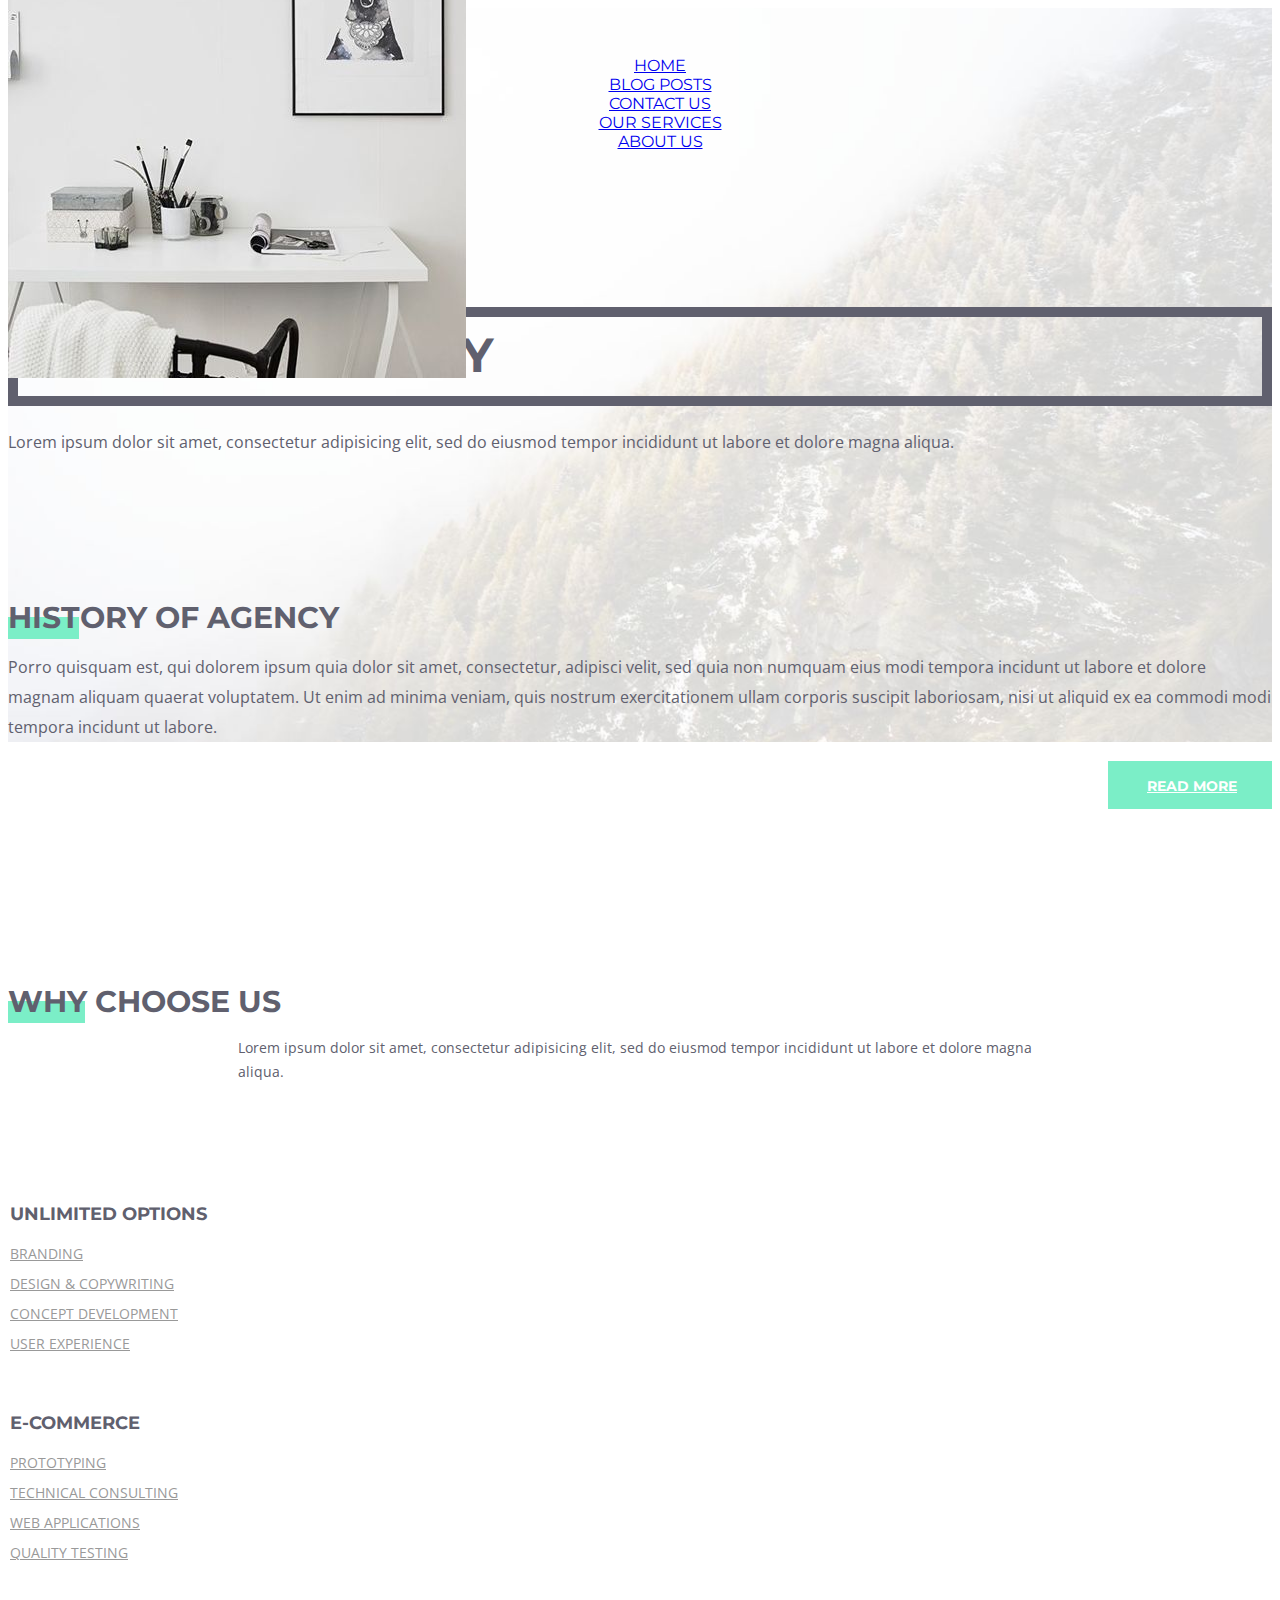
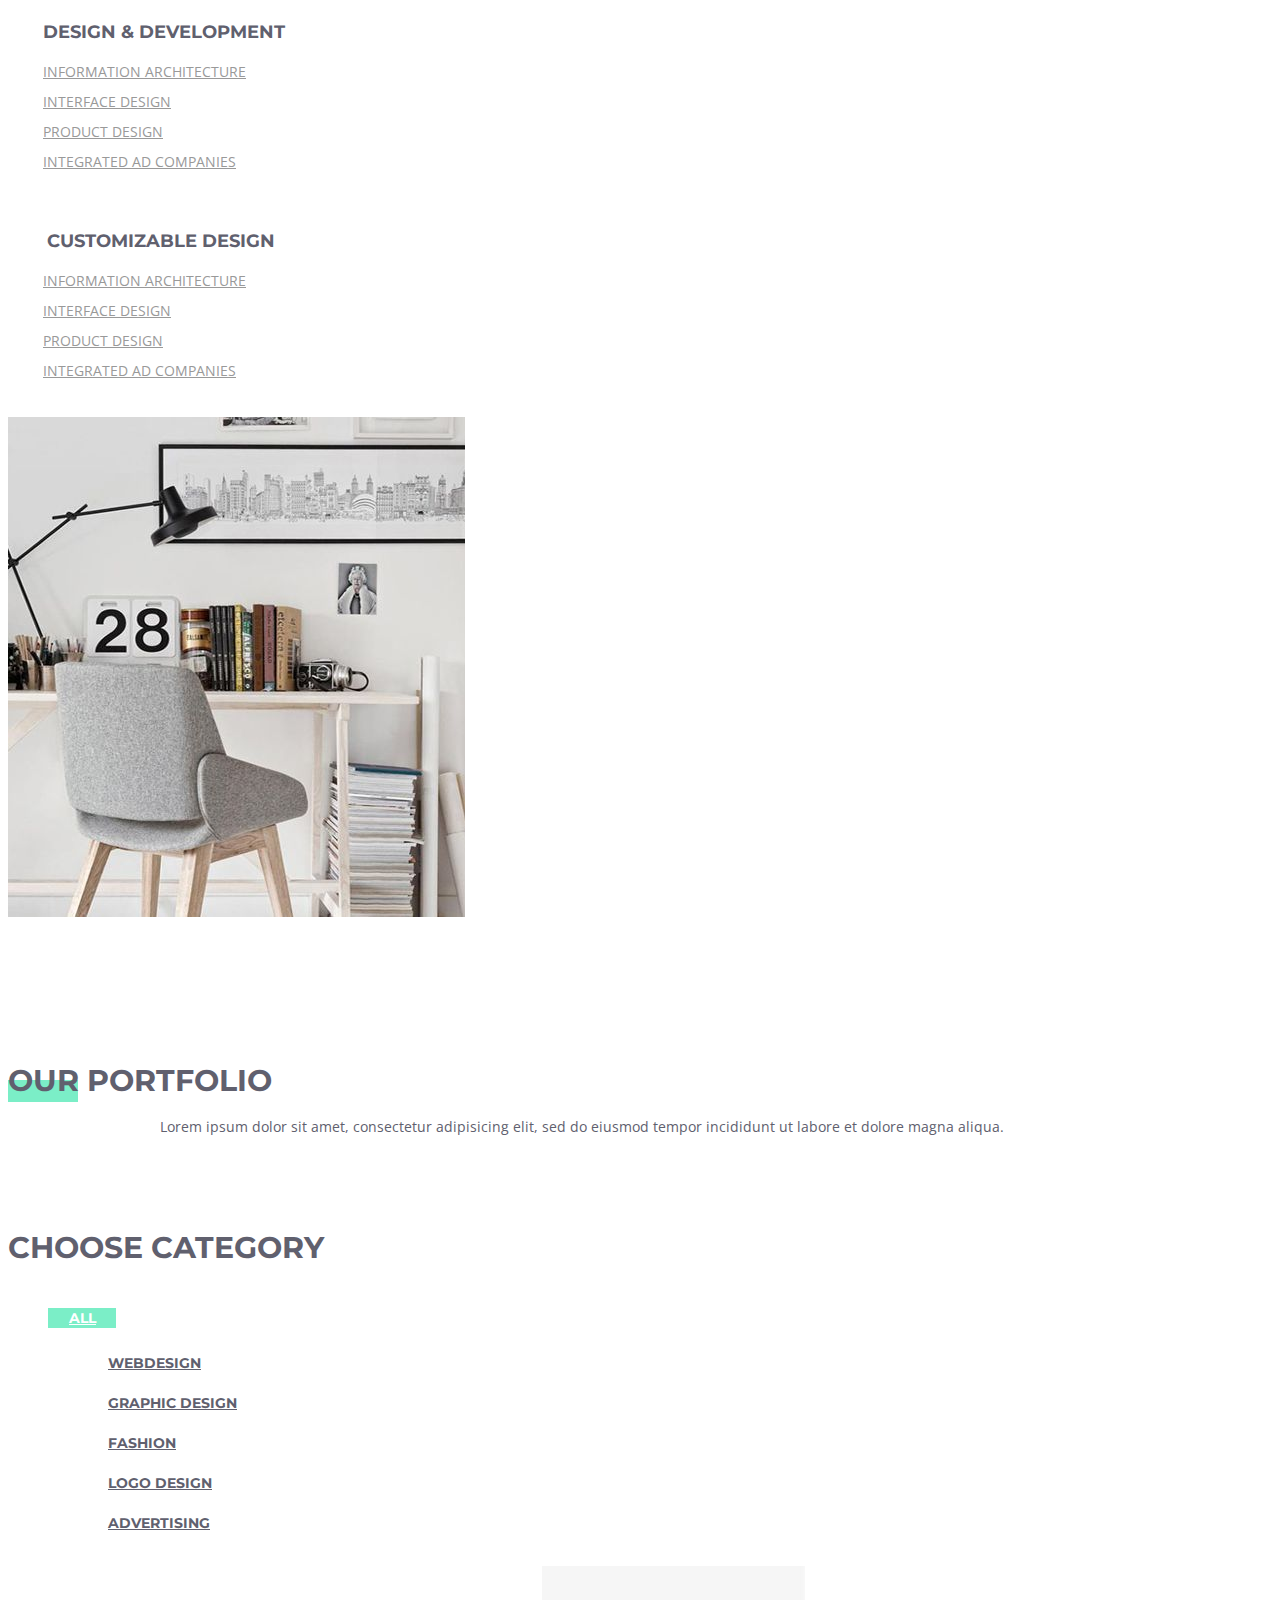
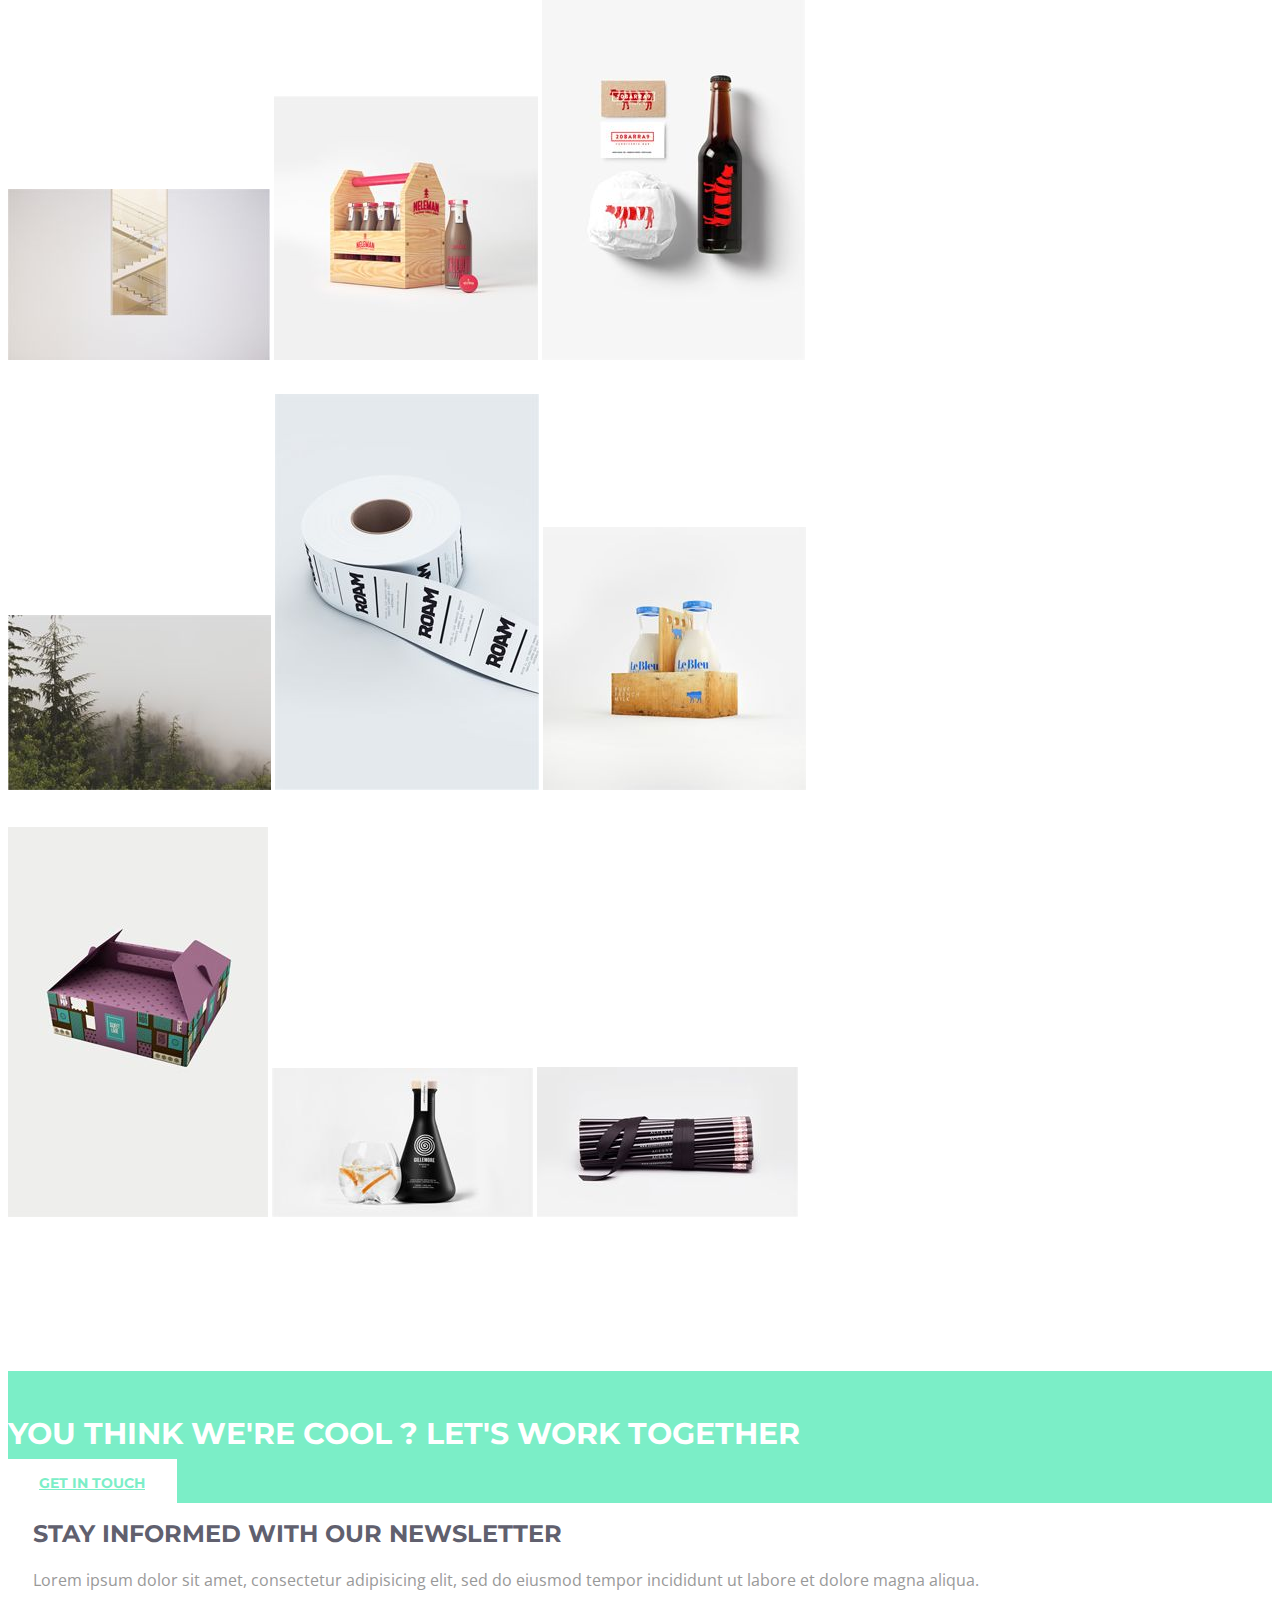
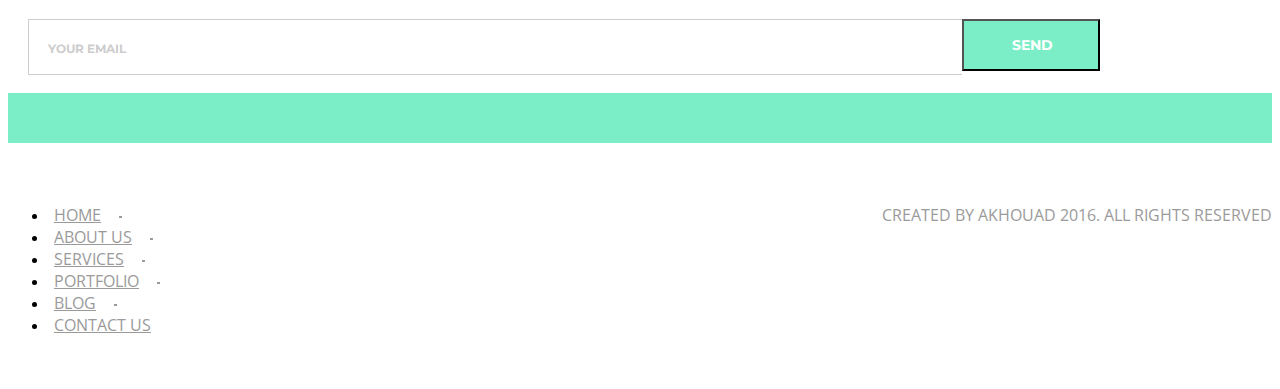
<file: AKAD/index.html>
<!DOCTYPE html>
<html lang="en">
<head>
	<meta charset="UTF-8">
	<meta name="viewport" content="width=device-width, initial-scale=1.0">
	<link rel="shortcut icon" href="" type="image/x-icon"/>
	<link rel="stylesheet" href="http://code.ionicframework.com/ionicons/2.0.1/css/ionicons.min.css">
	<link rel="stylesheet" href="https://maxcdn.bootstrapcdn.com/font-awesome/4.5.0/css/font-awesome.min.css">
	<script   src="https://code.jquery.com/jquery-2.2.3.min.js"   integrity="sha256-a23g1Nt4dtEYOj7bR+vTu7+T8VP13humZFBJNIYoEJo="   crossorigin="anonymous"></script>
	<script src="https://maxcdn.bootstrapcdn.com/bootstrap/3.3.6/js/bootstrap.min.js" integrity="sha384-0mSbJDEHialfmuBBQP6A4Qrprq5OVfW37PRR3j5ELqxss1yVqOtnepnHVP9aJ7xS" crossorigin="anonymous"></script>
	<script type="text/javascript" src="js/global.js"></script>
	<link rel="stylesheet" href="https://maxcdn.bootstrapcdn.com/bootstrap/3.3.6/css/bootstrap.min.css" integrity="sha384-1q8mTJOASx8j1Au+a5WDVnPi2lkFfwwEAa8hDDdjZlpLegxhjVME1fgjWPGmkzs7" crossorigin="anonymous"> 
	<link rel="stylesheet" href="css/style.css">
	<title>Creative Agency</title>
</head>
<body>
	<header class="homepage">
		<div class="container">
			<nav class="navbar navbar-default">
    <!-- Brand and toggle get grouped for better mobile display -->
			    <div class="navbar-header">
			      <button type="button" class="navbar-toggle collapsed" data-toggle="collapse" data-target="#bs-example-navbar-collapse-1" aria-expanded="false">
			        <span class="sr-only">Toggle navigation</span>
			        <span class="icon-bar f"></span>
			        <span class="icon-bar s"></span>
			        <span class="icon-bar t"></span>
			      </button>
			      <a class="navbar-brand" href="#">
			      <img src="images/homepage/label.png" alt="">
			      </a>
			    </div>

			    <!-- Collect the nav links, forms, and other content for toggling -->
			    <div class="collapse navbar-collapse" id="bs-example-navbar-collapse-1">
			      <ul class="nav navbar-nav navbar-right">
			        <li><a href="index.html">Home</a></li>
			        <li><a href="blog.html">Blog Posts</a></li>
			        <li><a href="contact.html">Contact Us</a></li>
			        <li><a href="services.html">Our Services</a></li>
			        <li><a href="about.html">About Us</a></li>
			      </ul>
			    </div><!-- /.navbar-collapse -->
			</nav>
			<div class="row text-center">
				<div class="col-md-6 col-md-offset-3 col-xs-12 col-xs-offset-0">
					<span class="before-h1">
					we're
					</span>
					<h1>creative agency</h1>
					<p class="under-text">Lorem ipsum dolor sit amet, consectetur adipisicing elit, sed do eiusmod tempor incididunt ut labore et dolore magna aliqua.</p>
				</div>
			</div>
			<div class="row">
				<div class="col-md-5 col-sm-6 col-xs-12">
					<img class="img_bg" src="images/homepage/pc_on_bg.jpg" alt="">
				</div>
				<div class="col-md-6 col-md-offset-1 col-sm-6 sol-sm-offset-0 col-xs-12 sol-xs-offset-0">
					<h2><span class="green-block">HIST</span>ORY OF AGENCY</h2>
					<p class="under-text">Porro quisquam est, qui dolorem ipsum quia dolor sit amet, consectetur, adipisci velit, sed quia non numquam eius modi tempora incidunt ut labore et dolore magnam aliquam quaerat voluptatem. Ut enim ad minima veniam, quis nostrum exercitationem ullam corporis suscipit laboriosam, nisi ut aliquid ex ea commodi modi tempora incidunt ut labore.</p>
					<a href="#" class="btn btn-green pull-right">read more</a>
				</div>
			</div>
		</div>
	</header>
	<section class="choose-block text-center">
		<div class="container">
			<h2><span class="green-block">why</span> choose us</h2>
			<p class="under-text">Lorem ipsum dolor sit amet, consectetur adipisicing elit, sed do eiusmod tempor incididunt ut labore et dolore magna aliqua.</p>
			<div class="row text-left">
				<div class="col-md-3 col-sm-3 col-xs-12">
					<div class="options">
						<i class="ion-ios-infinite-outline"></i>
						<h4>unlimited options</h4>
						<a href="#">Branding</a>
						<a href="#">Design & Copywriting</a>
						<a href="#">Concept development</a>
						<a href="#">User Experience</a>
					</div>
					<div class="options">
						<i class="ion-ios-cart-outline"></i>
						<h4>e-commerce</h4>
						<a href="#">Prototyping</a>
						<a href="#">Technical Consulting</a>
						<a href="#">Web applications</a>
						<a href="#">Quality testing</a>
					</div>
				</div>
				<div class="col-md-3 col-sm-3 col-xs-12">
					<div class="design">
						<i class="ion-ios-shuffle"></i>
						<h4>DESIGN & DEVELOPMENT</h4>
						<a href="#">Information architecture</a>
						<a href="#">Interface design</a>
						<a href="#">Product Design</a>
						<a href="#">Integrated ad Companies</a>
				</div>
				<div class="design">
						<i class="ion-ios-settings"></i>
						<h4>CUSTOMIZABLE DESIGN</h4>
						<a href="#">Information architecture</a>
						<a href="#">Interface design</a>
						<a href="#">Product Design</a>
						<a href="#">Integrated ad Companies</a>
				</div>
				</div>
				<div class="col-md-5 col-md-offset-1 col-sm-5 col-sm-offset-1 col-xs-12 col-xs-offset-0">
					<img src="images/homepage/choose_img.jpg" alt="" class="choose-img">
				</div>
			</div>
		</div>
	</section>
	<section class="portfolio text-center">
		<div class="container">
			<h2><span class="green-block">our</span> portfolio</h2>
			<p class="under-text">Lorem ipsum dolor sit amet, consectetur adipisicing elit, sed do eiusmod tempor incididunt ut labore et dolore magna aliqua.</p>
			<div class="row">
				<div class="col-md-2 col-sm-3 col-xs-12 text-left left-menu">
					<h2>choose category</h2>
					<ul class="outer-menu list-unstyled">
						<li>
						<a href="#">all</a>
							<ul class="inner-menu list-unstyled">
								<li><a href="#">webdesign</a></li>
								<li><a href="#">graphic design</a></li>
								<li><a href="#">fashion</a></li>
								<li><a href="#">logo design</a></li>
								<li><a href="#">advertising</a></li>
							</ul>
						</li>
					</ul>
				</div>
				<div class="col-md-3 col-md-offset-1 col-sm-3 col-sm-offset-0 col-xs-12 col-xs-offset-0">
					<img src="images/homepage/choose1.jpg" alt="">
					<img src="images/homepage/Choose4.jpg" alt="">
					<img src="images/homepage/Choose7.jpg" alt="">
				</div>
				<div class="col-md-3 col-sm-3 col-xs-12">
					<img src="images/homepage/choose2.jpg" alt="">
					<img src="images/homepage/Choose5.jpg" alt="">
					<img src="images/homepage/Choose8.jpg" alt="">
				</div>
				<div class="col-md-3 col-sm-3 col-sm-offset-0 col-xs-12 col-xs-offset-0">
					<img src="images/homepage/choose3.jpg" alt="">
					<img src="images/homepage/Choose6.jpg" alt="">
					<img src="images/homepage/Choose9.jpg" alt="">
				</div>
			</div>
		</div>
	</section>
	<footer>
		<footer class="green-bg">
			<div class="container">
						<div class="row">
							<div class="col-md-6">
							<div class="left-side">
								<h2>YOU THINK WE'RE COOL ? LET'S WORK TOGETHER</h2>
								<a href="#" class="btn btn-white">get in touch</a>
							</div>
						</div>
						<div class="col-md-6">
							<div class="right-side">
								<h3>STAY INFORMED WITH OUR NEWSLETTER</h3>
								<p class="under-text">Lorem ipsum dolor sit amet, consectetur adipisicing elit, sed do eiusmod tempor incididunt ut labore et dolore magna aliqua.</p>
								<form action="#" class="form-inline">
									<input type="email" required="required" placeholder="your email">
									<button type="submit" class="btn btn-green">send</button>
								</form>
							</div>
						</div>
					</div>
			</div>
		</footer>
		<footer class="white-bg">
			<div class="container">
				<ul class="list-unstyled list-inline">
					<li><a href="index.html">Home</a></li>
					<li><a href="about.html">about us</a></li>
					<li><a href="services.html">services</a></li>
					<li><a href="#">portfolio</a></li>
					<li><a href="blog.html">blog</a></li>
					<li><a href="contact.html">contact us</a></li>
				</ul>
				<div class="icons pull-right text-right">
					<p class="all-rights">Created by akhouad 2016. All Rights Reserved</p>
					<a href="#"><i class="ion-social-facebook"></i></a>
					<a href="#"><i class="ion-social-twitter"></i></a>
					<a href="#"><i class="ion-social-youtube"></i></a>
					<a href="#"><i class="ion-social-linkedin"></i></a>
					<a href="#"><i class="ion-social-pinterest"></i></a>
					<a href="#"><i class="ion-social-instagram"></i></a>
				</div>
			</div>
		</footer>
	</footer>
</body>
</html>
</file>
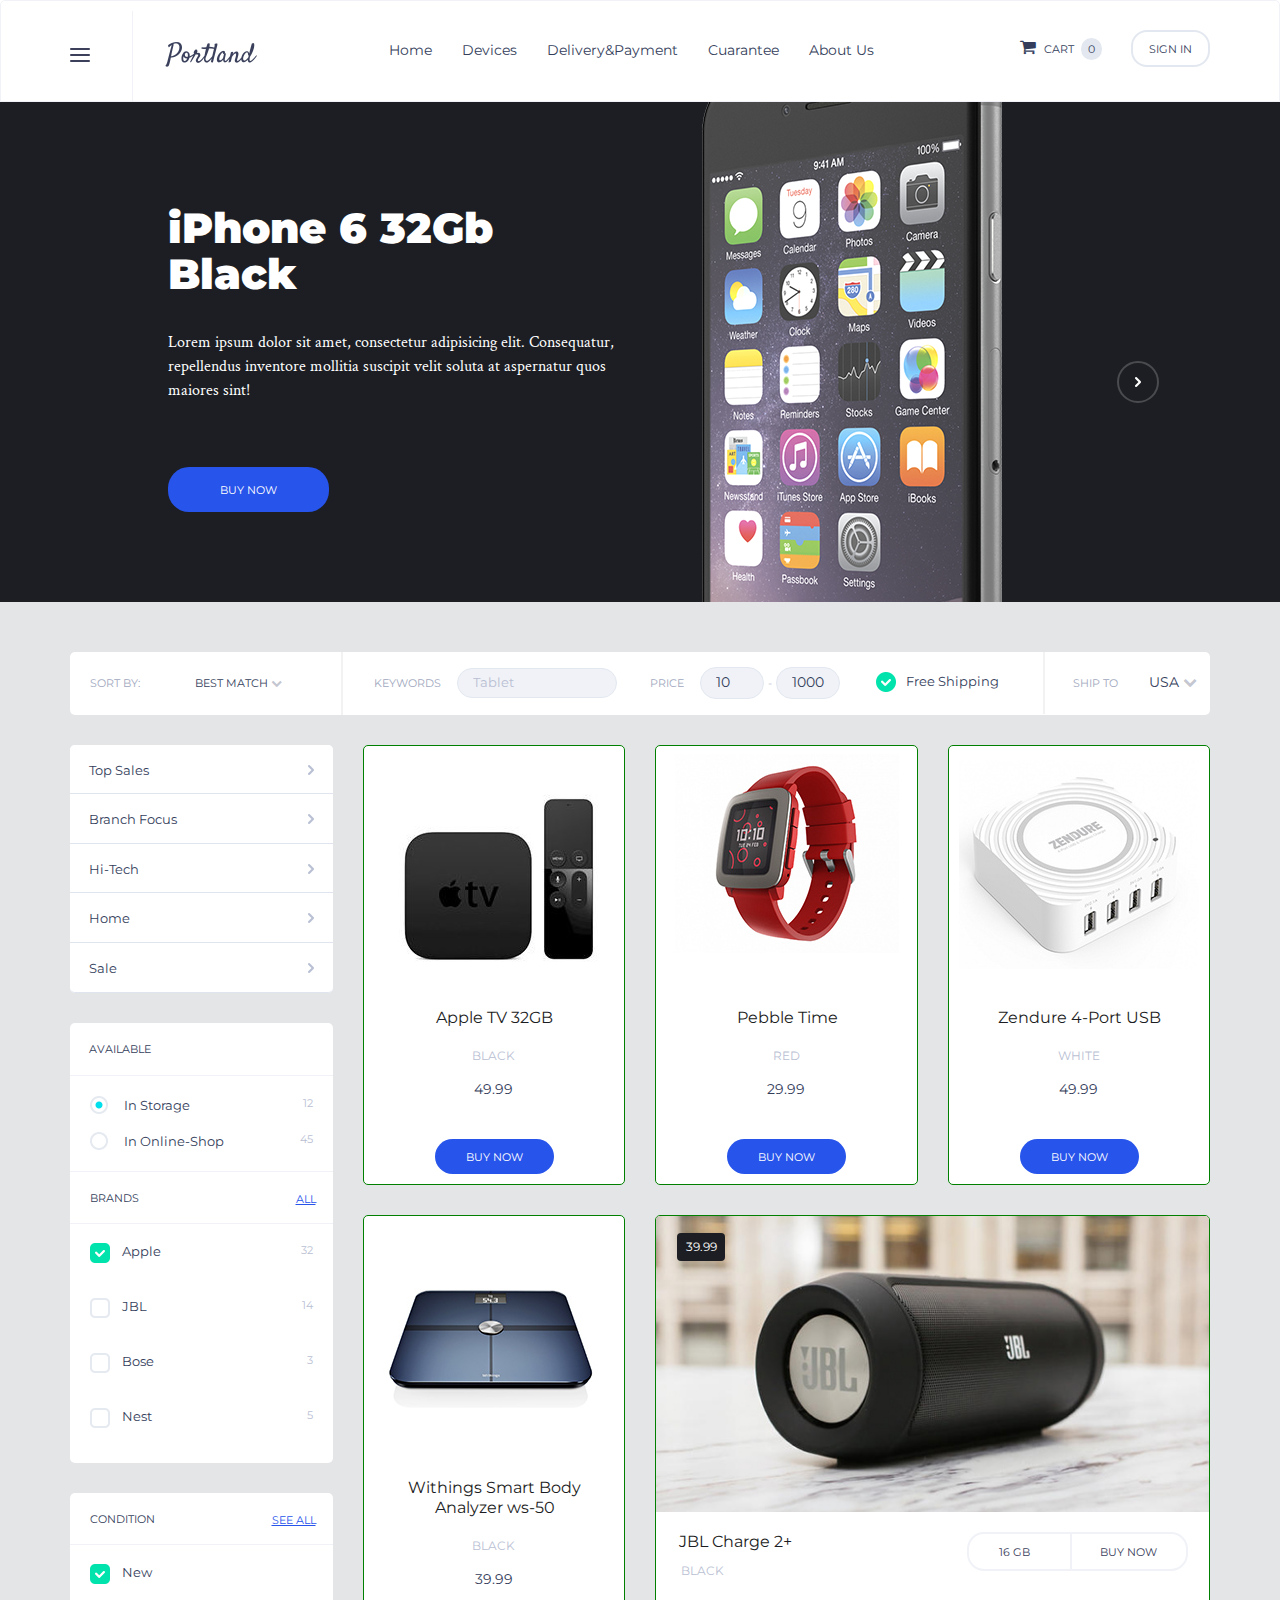
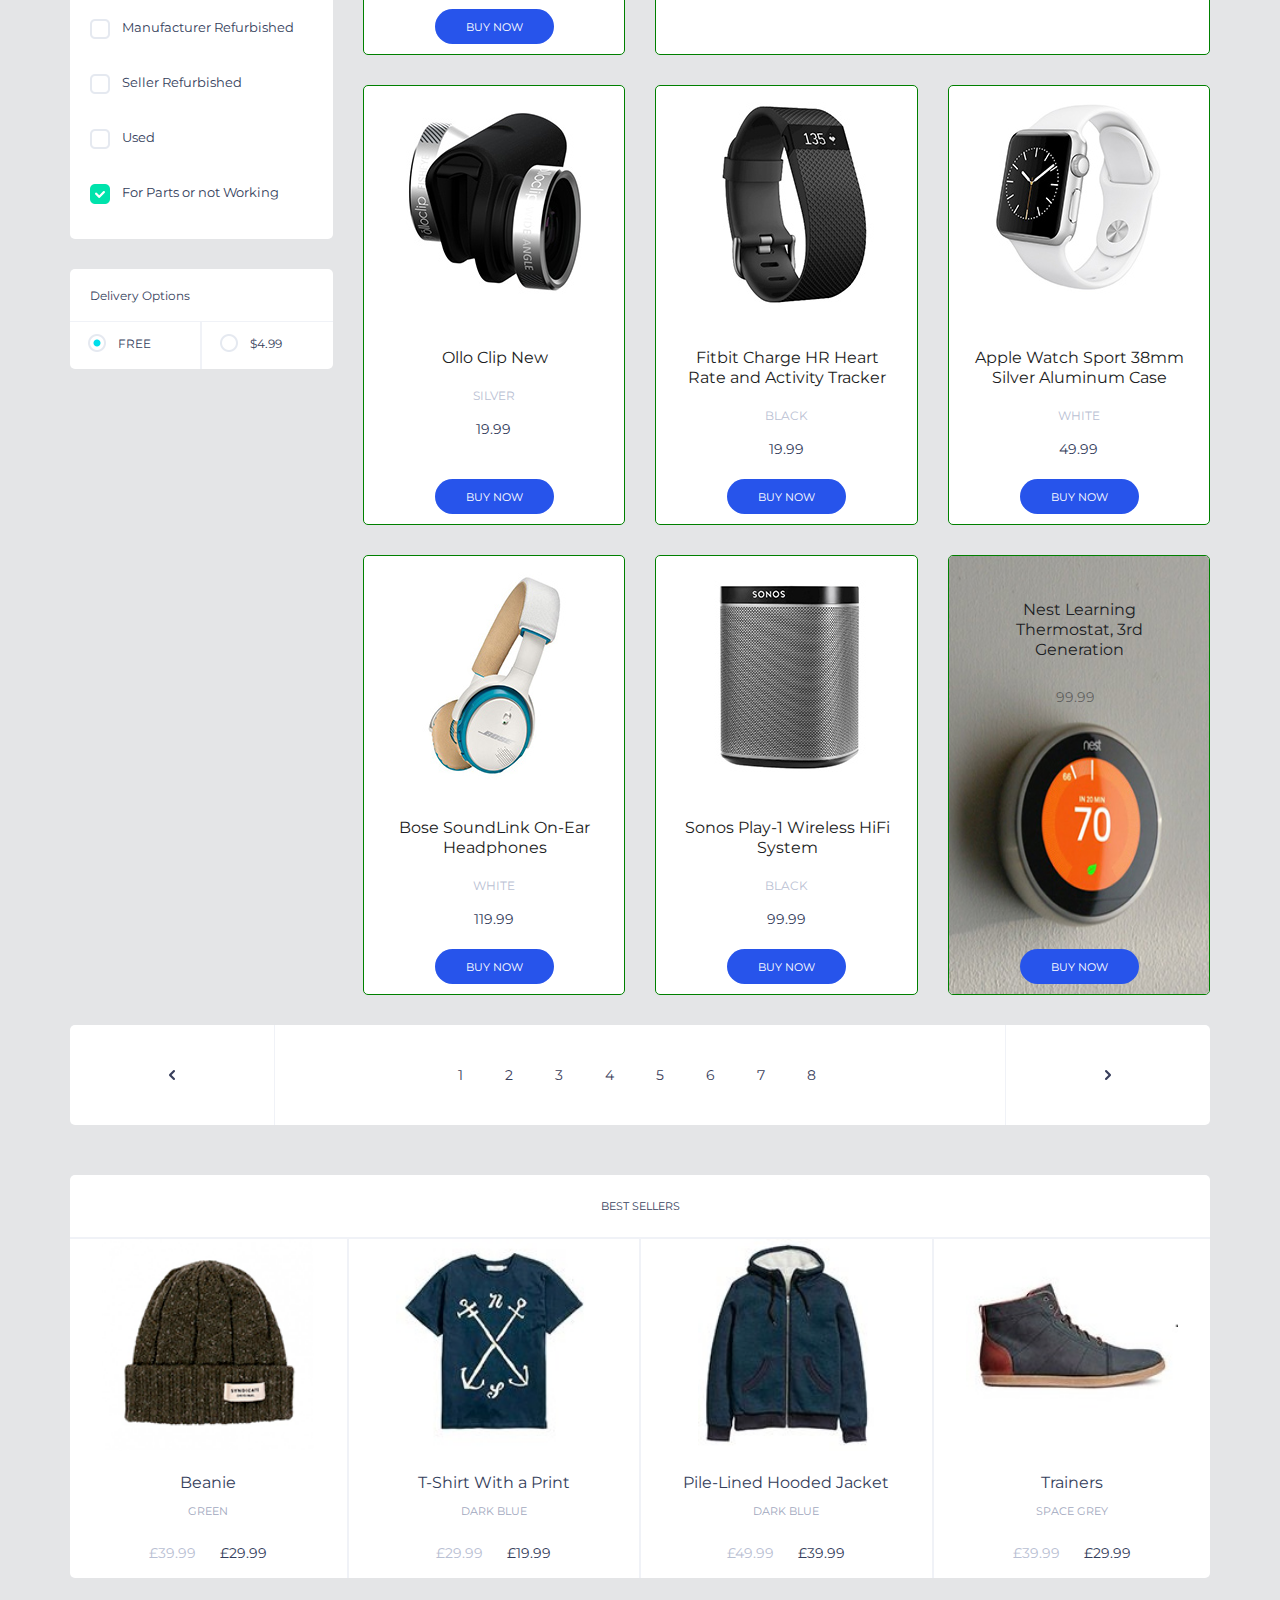
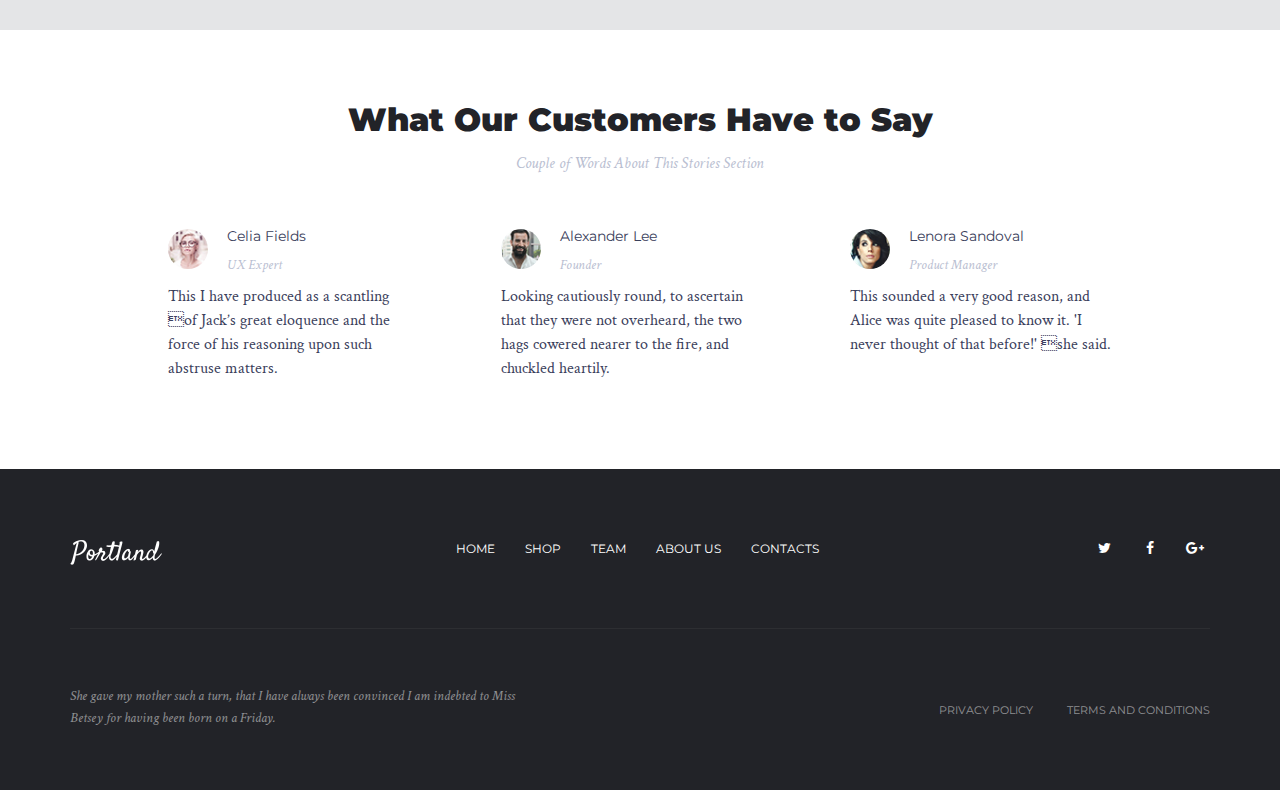
<file: Les12/index.html>
<!DOCTYPE html>
<html lang="en">
<head>
	<meta charset="UTF-8">
	<link rel="stylesheet" href="https://maxcdn.bootstrapcdn.com/font-awesome/4.5.0/css/font-awesome.min.css">
	<link rel="stylesheet" href="css/bootstrap.css"> 
	<link rel="stylesheet" href="css/style.css">
	<script type="text/javascript" src="js/jquery.min.js"></script>
	<script type="text/javascript" src="js/global.js"></script>
	<title>Portland</title>
</head>
<body>
	<header>
		<div class="main-menu">
			<div class="container">
				<div class="menu-icon">
					<a id="top_menu" href="#"><img src="images/Menu_Icon.png" alt=""></a>
				</div>
				<div class="menu">
					<a href="#"><img src="images/Portland.png" alt=""></a>
				</div>
				<div class="sandwitch">
					<i class="fa fa-bars"></i>
				</div>
				<div class="shop-menu pull-right">
					<i class="fa fa-shopping-cart"></i>
					<p class="cart">cart<span>0</span></p>
					<a href="#" class="btn btn-sign" role="button">sign in</a>
				</div>
				<div class="nav-menu">
					<nav class="text-center">
						<ul class="list-unstyled list-inline">
							<li><a href="#">Home</a></li>
							<li><a href="#">Devices</a></li>
							<li><a href="#">Delivery&Payment</a></li>
							<li><a href="#">Cuarantee</a></li>
							<li><a href="#">About Us</a></li>
						</ul>
					</nav>
				</div>
			</div>
		</div>
		<div class="var-menu">
			<div class="container">
					<div class="choose-menu pull-left">
						<ul class="list-unstyled list-inline">
							<li><a href="#">top sales</a></li>
							<li><a href="#">brand focus</a></li>
							<li><a href="#">hi-tech</a></li>
							<li><a href="#">best sellers</a></li>
							<li><a href="#">projects</a></li>
						</ul>
					</div>
					<div class="search pull-right">
						<form action="#" method="POST" class="form-inline">
							<i class="fa fa-search"></i>
							<input type="text" class="form-control" placeholder="I'm looking for ...">
						</form>
					</div>
					<a href="#" class="pull-right solo">support</a>
			</div>
		</div>
		<div class="black-block">	
			<div class="container">
				<div class="row">
						<div class="col-md-5 col-md-offset-1 col-sm-5 col-xs-5">
							<h1>iPhone 6 32Gb Black</h1>
							<p>Lorem ipsum dolor sit amet, consectetur adipisicing elit. Consequatur, repellendus inventore mollitia suscipit velit soluta at aspernatur quos maiores sint!</p>
							<a href="#" class="btn btn-blue">buy now</a>
						</div>
						<div class="col-md-6 col-sm-6 col-xs-6">
							<img src="images/2_03.png" alt="">
							<a href="#" class="pull-right next-block"><span><img src="images/Nextphone.png" alt=""></span></a>
						</div>
				</div>
			</div>
		</div>
	</header>
	<section>
	<div class="container">
		<div class="mid-menu">
			<p class="pull-left">sort by:</p>
			<p class="link1"><a href="#">best match <i class="fa fa-chevron-down"></i></a></p>
				<form action="#" class="form-inline price1">
					<label for="keywords">keywords</label>
					<input type="text" id="keywords" placeholder="Tablet">
				</form>
				<form action="#" class="form-inline price">
					<label for="price">price</label>
					<input type="text" id="price" placeholder="10" value="10">
					<i>-</i>
					<input type="text" id="price" placeholder="1000" value="1000">
					<input type="checkbox" id="green-click" value="option1" checked>
					<label class="checkbox-inline" for="green-click"><span></span>Free Shipping</label>
				</form>
			<p class="right-side">ship to</p>
			<a href="#">USA <i class="fa fa-chevron-down"></i></a>
		</div>
	</div>
	</section>
	<section class="shop-menu">
		<div class="container">
			<div class="row">	
				<div class="col-md-3">
					<div class="white-menu">
						<ul class="list-unstyled outer">
							<li><a href="#" class="uder-menu">Top Sales<img class="pull-right" src="images/OpenIcon.png"></a></li>
							<li><a href="#">Branch Focus<img class="pull-right" src="images/OpenIcon.png"></a></li>
							<li><a href="#">Hi-Tech<img class="pull-right closed" src="images/OpenIcon.png"></a>
								<ul class="list-unstyled inner">
									<li class="child-menu"><a href="#">cell phones</a></li>
									<li class="child-menu"><a href="#">cameras</a></li>
									<li class="child-menu"><a href="#">computers</a></li>
									<li class="child-menu"><a href="#">tv audio</a></li>
									<li class="child-menu"><a href="#">video cames</a></li>
								</ul>		
							</li>				
							<li><a href="#">Home<img class="pull-right" src="images/OpenIcon.png"></a></li>
							<li><a href="#">Sale<img class="pull-right" src="images/OpenIcon.png"></a>
							<ul class="list-unstyled inner">
									<li class="child-menu"><a href="#">cell phones</a></li>
									<li class="child-menu"><a href="#">cameras</a></li>
									<li class="child-menu"><a href="#">computers</a></li>
									<li class="child-menu"><a href="#">tv audio</a></li>
									<li class="child-menu"><a href="#">video cames</a></li>
							</ul>		
						</li>
						</ul>
					</div>
					<div class="radio-menu">
						<h6>available</h6>
						<form action="#" class="form-group">
							<input type="radio" name="aviable" id="ava" checked="checked">
							<label for="ava"><span></span>In Storage<i class="pull-right">12</i></label>
							<input type="radio" name="aviable" id="ava1">
							<label for="ava1"><span></span>In Online-Shop<i class="pull-right">45</i></label>						
						</form>
					</div>
					<div class="brands">
						<a href="#" class="pull-right">all</a>
						<h6>Brands</h6>						
						<form action="#" class="form-group">
							<input type="checkbox" id="apple" checked="checked">
							<label for="apple"><span></span>Apple <i class="pull-right">32</i></label>
							<input type="checkbox" id="jbl">
							<label for="jbl"><span></span>JBL <i class="pull-right">14</i></label><input type="checkbox" id="bose"	>
							<label for="bose"><span></span>Bose <i class="pull-right">3</i></label><input type="checkbox" id="nest">
							<label for="nest"><span></span>Nest <i class="pull-right">5</i></label>
						</form>
					</div>
					<div class="brands b-round">
						<a href="#" class="pull-right">see all</a>
						<h6>condition</h6>						
						<form action="#" class="form-group">
							<input type="checkbox" id="new" checked="checked">
							<label for="new"><span></span>New</label>
							<input type="checkbox" id="mr">
							<label for="mr"><span></span>Manufacturer Refurbished</label>
							<input type="checkbox" id="sr"	>
							<label for="sr"><span></span>Seller Refurbished</label>
							<input type="checkbox" id="used">
							<label for="used"><span></span>Used</label>
							<input type="checkbox" id="fp" checked>
							<label for="fp"><span></span>For Parts or not Working</label>
						</form>
					</div>
					<div class="delivery">
						<h6>Delivery Options</h6>
						<form action="#" class="form-group">
							<input type="radio" id="free" name="deliv" checked>
							<label for="free" class="radio-inline"><span></span>Free</label>
							<input type="radio" id="price1" name="deliv">
							<label for="price1" class="radio-inline"><span></span>$4.99</label>
						</form>
					</div>
				</div>
				<div class="col-md-3">
					<div class="device text-center b-color">
						<img src="images/1.jpg" alt="">
						<h5>Apple TV 32GB</h5>
						<p class="color">black</p>
						<p class="d_price">49.99</p>
						<a href="#" class="btn btn-blue">buy now</a>
					</div>
				</div>
				<div class="col-md-3">
					<div class="device text-center">
						<img src="images/3.jpg" alt="">
						<h5>Pebble Time</h5>
						<p class="color">Red</p>
						<p class="d_price">29.99</p>
						<a href="#" class="btn btn-blue">buy now</a>
					</div>
				</div>
				<div class="col-md-3">
					<div class="device text-center">
						<img src="images/4.jpg" alt="">
						<h5>Zendure 4-Port USB</h5>
						<p class="color">White</p>
						<p class="d_price">49.99</p>
						<a href="#" class="btn btn-blue">buy now</a>
					</div>
				</div>
				<div class="col-md-3">
					<div class="device text-center">
						<img src="images/5.jpg" alt="">
						<h5>Withings Smart Body Analyzer ws-50</h5>
						<p class="color">Black</p>
						<p class="d_price">39.99</p>
						<a href="#" class="btn btn-blue">buy now</a>
					</div>
				</div>
				<div class="col-md-6">
					<div class="device device_big">
						<img src="images/14_03.jpg" alt="">
						<div class="btn_g text-center pull-right">
							<a href="#" class="btn btn-left">16 GB</a>
							<a href="#" class="btn btn-right">buy now</a>
						</div>
						<h5>JBL Charge 2+</h5>
						<p class="color">Black</p>
						<p class="d_price">39.99</p>
					</div>
				</div>
				<div class="col-md-3">
					<div class="device text-center">
						<img src="images/7.jpg" alt="">
						<h5>Ollo Clip New</h5>
						<p class="color">Silver</p>
						<p class="d_price">19.99</p>
						<a href="#" class="btn btn-blue">buy now</a>
					</div>
				</div>
				<div class="col-md-3">
					<div class="device text-center">
						<img src="images/6.jpg" alt="">
						<h5>Fitbit Charge HR Heart Rate and Activity Tracker</h5>
						<p class="color">Black</p>
						<p class="d_price">19.99</p>
						<a href="#" class="btn btn-blue">buy now</a>
					</div>
				</div>
				<div class="col-md-3">
					<div class="device text-center">
						<img src="images/8.jpg" alt="">
						<h5>Apple Watch Sport 38mm Silver Aluminum Case</h5>
						<p class="color">White</p>
						<p class="d_price">49.99</p>
						<a href="#" class="btn btn-blue">buy now</a>
					</div>
				</div>
				<div class="col-md-3 col-md-offset-3">
					<div class="device text-center">
						<img src="images/9.jpg" alt="">
						<h5>Bose SoundLink On-Ear Headphones</h5>
						<p class="color">White</p>
						<p class="d_price">119.99</p>
						<a href="#" class="btn btn-blue">buy now</a>
					</div>
				</div>
				<div class="col-md-3">
					<div class="device text-center">
						<img src="images/10.jpg" alt="">
						<h5>Sonos Play-1 Wireless HiFi System</h5>
						<p class="color">Black</p>
						<p class="d_price">99.99</p>
						<a href="#" class="btn btn-blue">buy now</a>
					</div>
				</div>
				<div class="col-md-3">
					<div class="device text-center img-back">
						<img src="images/15_03.jpg" alt="">
						<h5>Nest Learning Thermostat, 3rd Generation</h5>
						<p class="d_price">99.99</p>
						<a href="#" class="btn btn-blue">buy now</a>
					</div>
				</div>
				<div class="col-md-12">
					<div class="list-pages">
						<div class="next">
							<a href="#"><img src="images/NextIcon.png" alt=""></a>
						</div>
						<div class="center text-center">
							<ul class="list-unstyled list-inline">
								<li><a href="#">1</a></li>
								<li><a href="#">2</a></li>
								<li><a href="#">3</a></li>
								<li><a href="#">4</a></li>
								<li><a href="#">5</a></li>
								<li><a href="#">6</a></li>
								<li><a href="#">7</a></li>
								<li><a href="#">8</a></li>
							</ul>
						</div>
						<div class="before">
							<a href="#"><img src="images/BeforeIcon.png" alt=""></a>
						</div>
					</div>
				</div>
				<div class="col-md-12">
					<div class="b-sel text-center">
						<p>Best Sellers</p>
					</div>
				</div>
				<div class="not-gut">
					<div class="col-md-3 text-center">
						<div class="things">
							<img src="images/cap.png" alt="">	
							<h5>Beanie</h5>
							<p class="color">green</p>
							<p class="first-price">£39.99</p>
							<p class="last-price">£29.99</p>
						</div>
					</div>
					<div class="col-md-3 text-center .not-gut">
						<div class="things">
							<img src="images/13.jpg" alt="">	
							<h5>T-Shirt With a Print</h5>
							<p class="color">Dark Blue</p>
							<p class="first-price">£29.99</p>
							<p class="last-price">£19.99</p>
						</div>
					</div>
					<div class="col-md-3 text-center .not-gut">
						<div class="things">
							<img src="images/11.jpg" alt="">	
							<h5>Pile-Lined Hooded Jacket</h5>
							<p class="color">Dark Blue</p>
							<p class="first-price">£49.99</p>
							<p class="last-price">£39.99</p>
						</div>
					</div>
					<div class="col-md-3 text-center .not-gut">
						<div class="things">
							<img src="images/12.jpg" alt="">	
							<h5>Trainers</h5>
							<p class="color">Space Grey</p>
							<p class="first-price">£39.99</p>
							<p class="last-price">£29.99</p>
						</div>
					</div>
				</div>
			</div>
		</div>
	</section>
	<section class="customers">
		<div class="container">
			<div class="row">
				<div class="text-center">
					<h2>What Our Customers Have to Say</h2>
					<p class="undertxt">Couple of Words About This Stories Section</p>
					<div class="col-md-3 col-md-offset-1 text-left">
						<div class="row-first">
							<img src="images/images/16_12.jpg" alt="" class="clearfix">
							<h5>Celia Fields</h5>
							<p class="prof">UX Expert</p>
							<p class="w_do">This I have produced as a scantling of Jack’s great eloquence and the force of his reasoning upon such abstruse matters.</p>
						</div>
					</div>	
					<div class="col-md-4 text-left">
						<div class="row-info">
							<img src="images/images/16_07.jpg" alt="" class="clearfix">
							<h5>Alexander Lee</h5>
							<p class="prof">Founder</p>
							<p class="w_do">Looking cautiously round, to ascertain that they were not overheard, the two hags cowered nearer to the fire, and chuckled heartily.</p>
						</div>
					</div>	
					<div class="col-md-3 text-left">
						<div class="row-last">
							<img src="images/images/16_09.jpg" alt="" class="clearfix">
							<h5>Lenora Sandoval</h5>
							<p class="prof">Product Manager</p>
							<p class="w_do">This sounded a very good reason, and Alice was quite pleased to know it. 'I never thought of that before!' she said.</p>
						</div>
					</div>
				</div>
			</div>
		</div>
	</section>
	<footer>
		<div class="container">
			<div class="bot-menu">
				<a href="#"><img src="images/Portland-end.png" alt=""></a>
				<div class="text-center ul-menu">
					<ul class="list-unstyled list-inline">
						<li><a href="#">home</a></li>
						<li><a href="#">shop</a></li>
						<li><a href="#">team</a></li>
						<li><a href="#">about us</a></li>
						<li><a href="#">contacts</a></li>
					</ul>
				</div>
				<div class="links">
					<a href="#"><i class="fa fa-twitter"></i></a>
					<a href="#"><i class="fa fa-facebook"></i></a>
					<a href="#"><i class="fa fa-google-plus"></i></a>
				</div>
			</div>
			<div class="under-bot">
				<p class="left">She gave my mother such a turn, that I have always been convinced I am indebted to Miss Betsey for having been born on a Friday.</p>
				<div class="right pull-right">
					<p class="right-1">Privacy Policy</p>
					<p class="right-2">Terms and Conditions</p>
				</div>
			</div>
		</div>
	</footer>
</body>
</html>
</file>
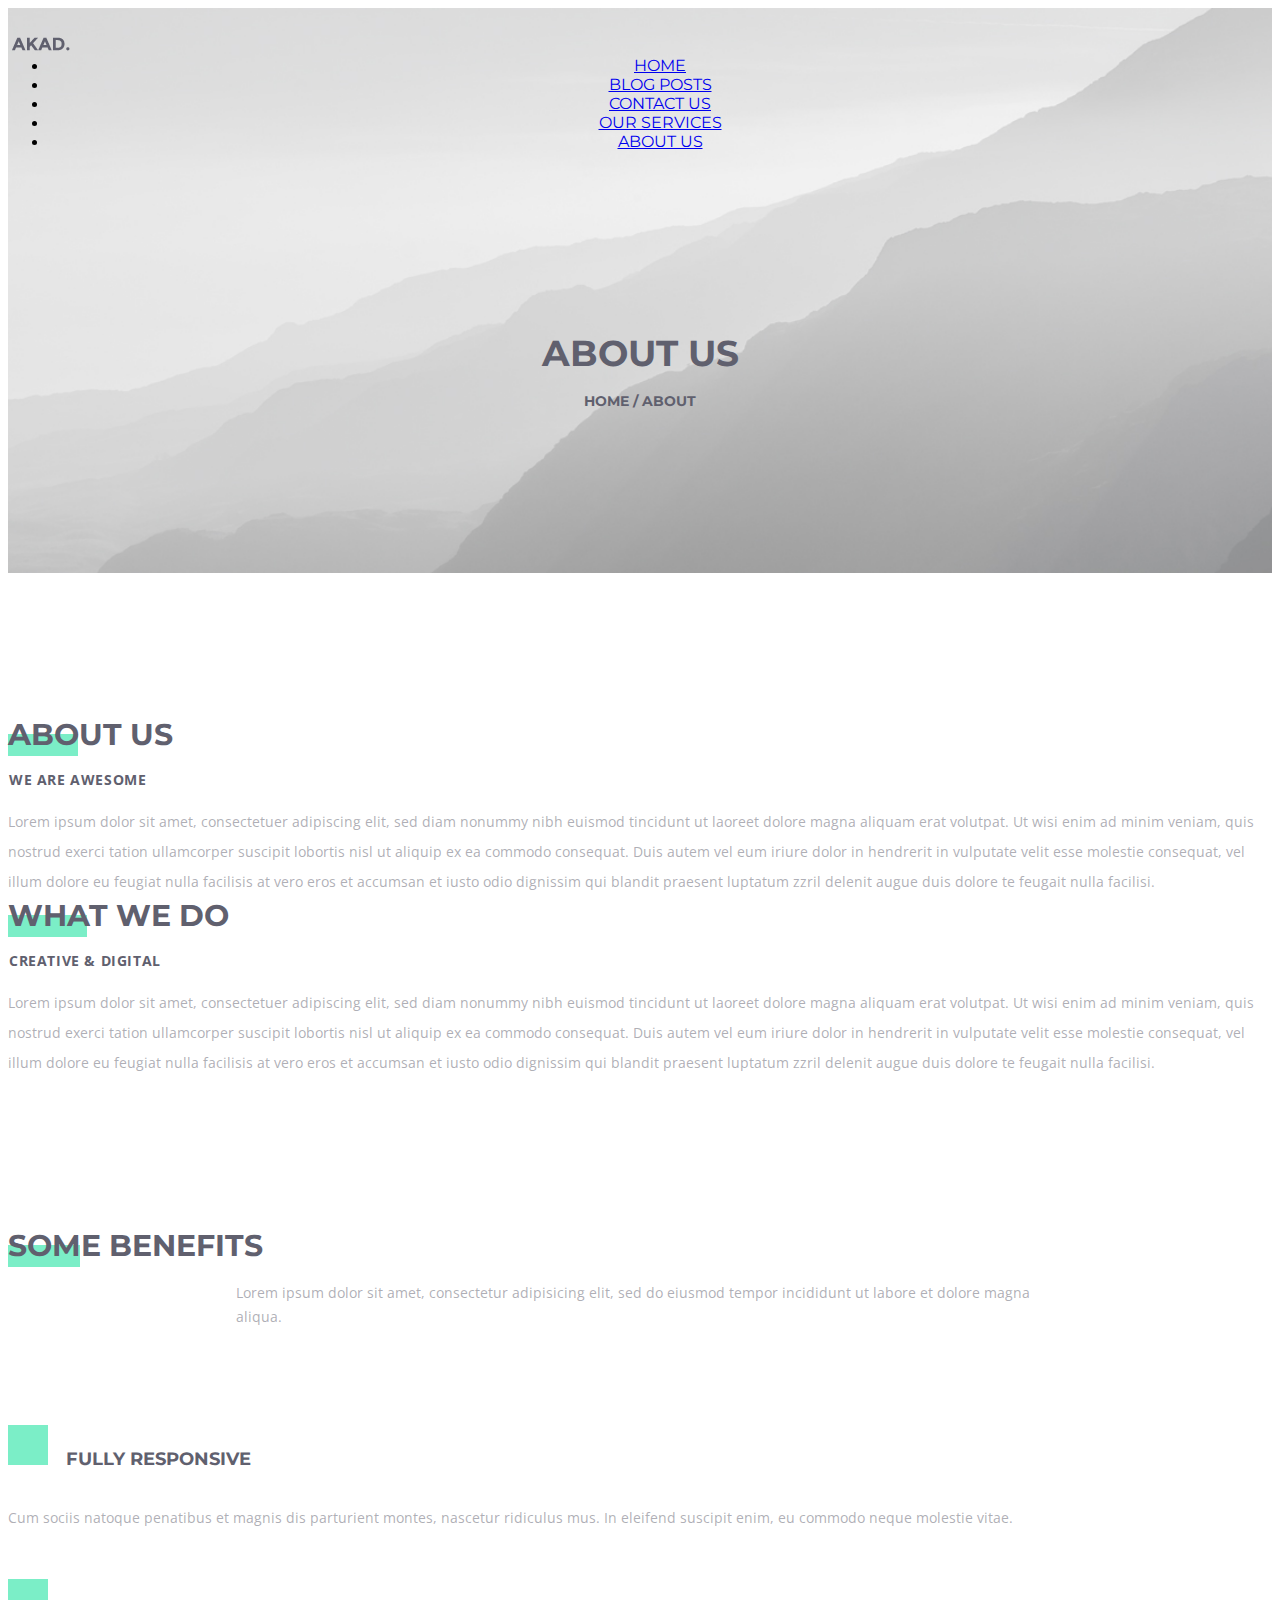
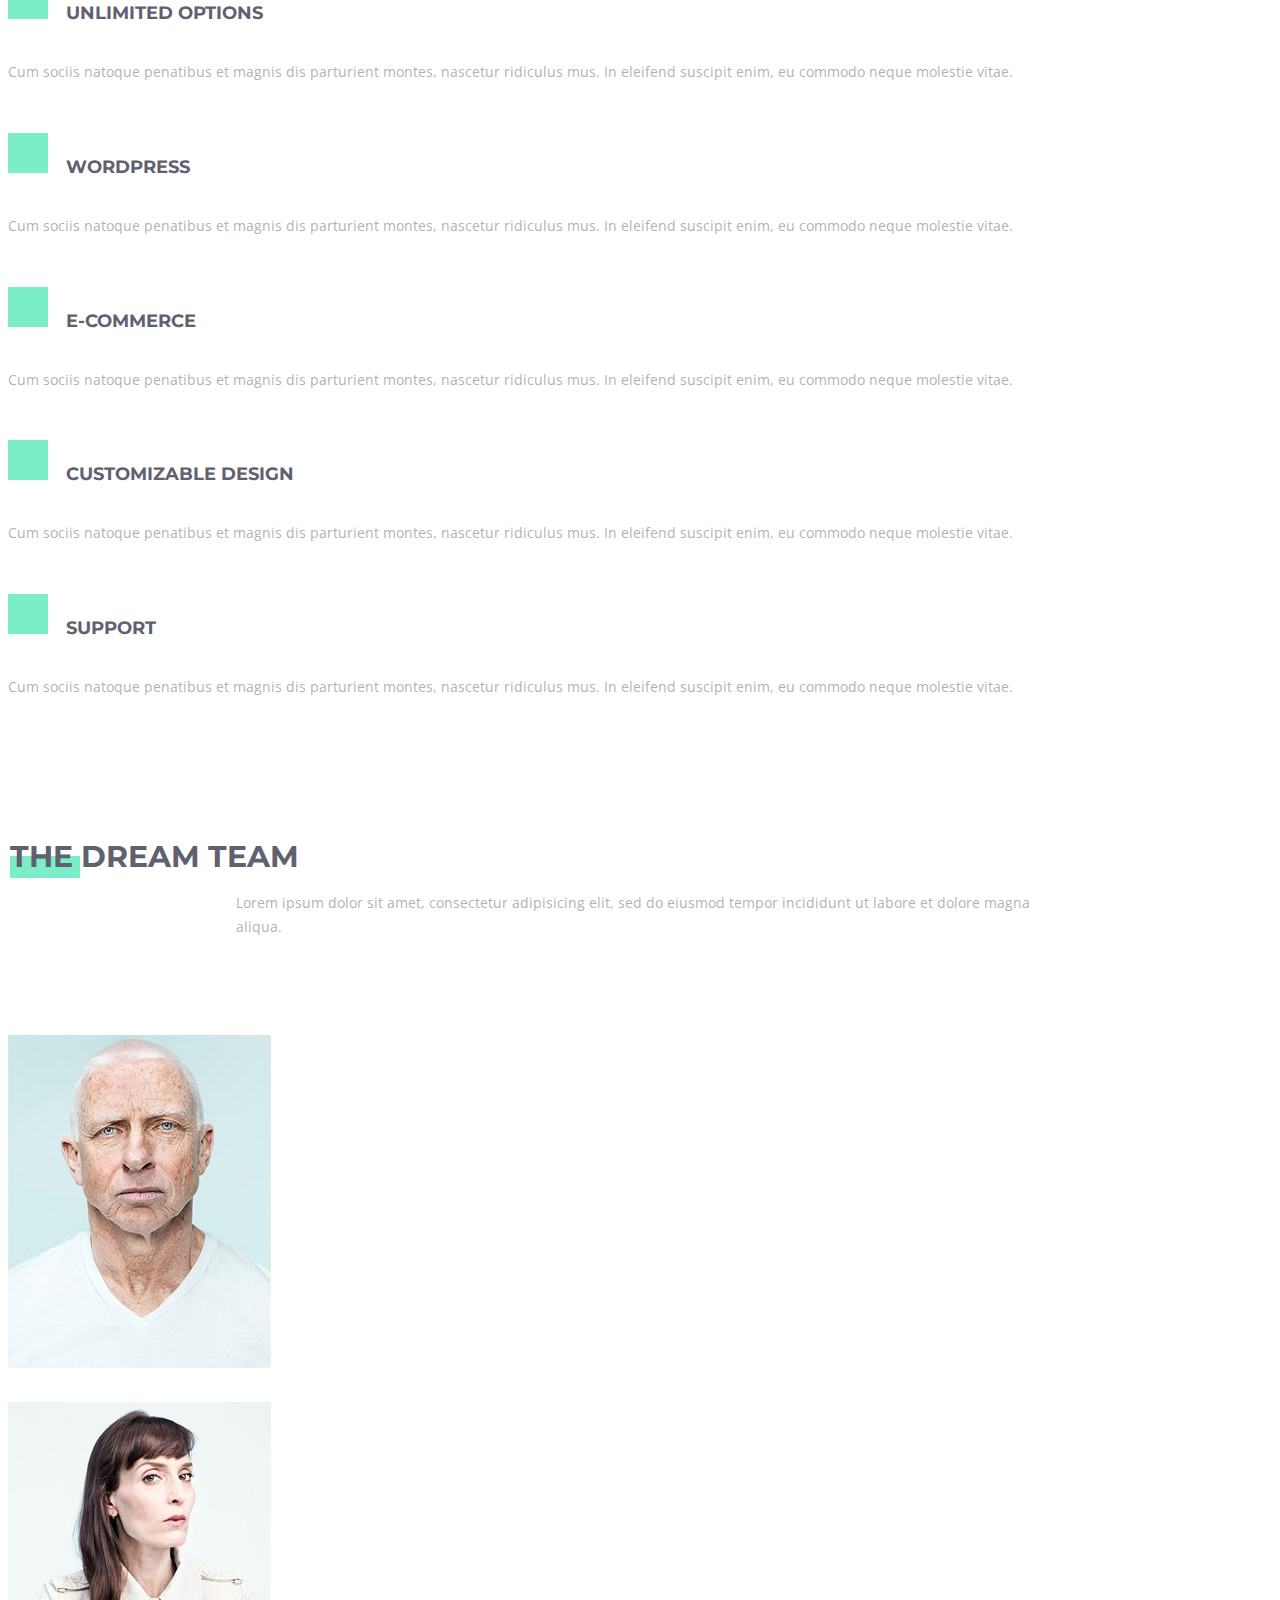
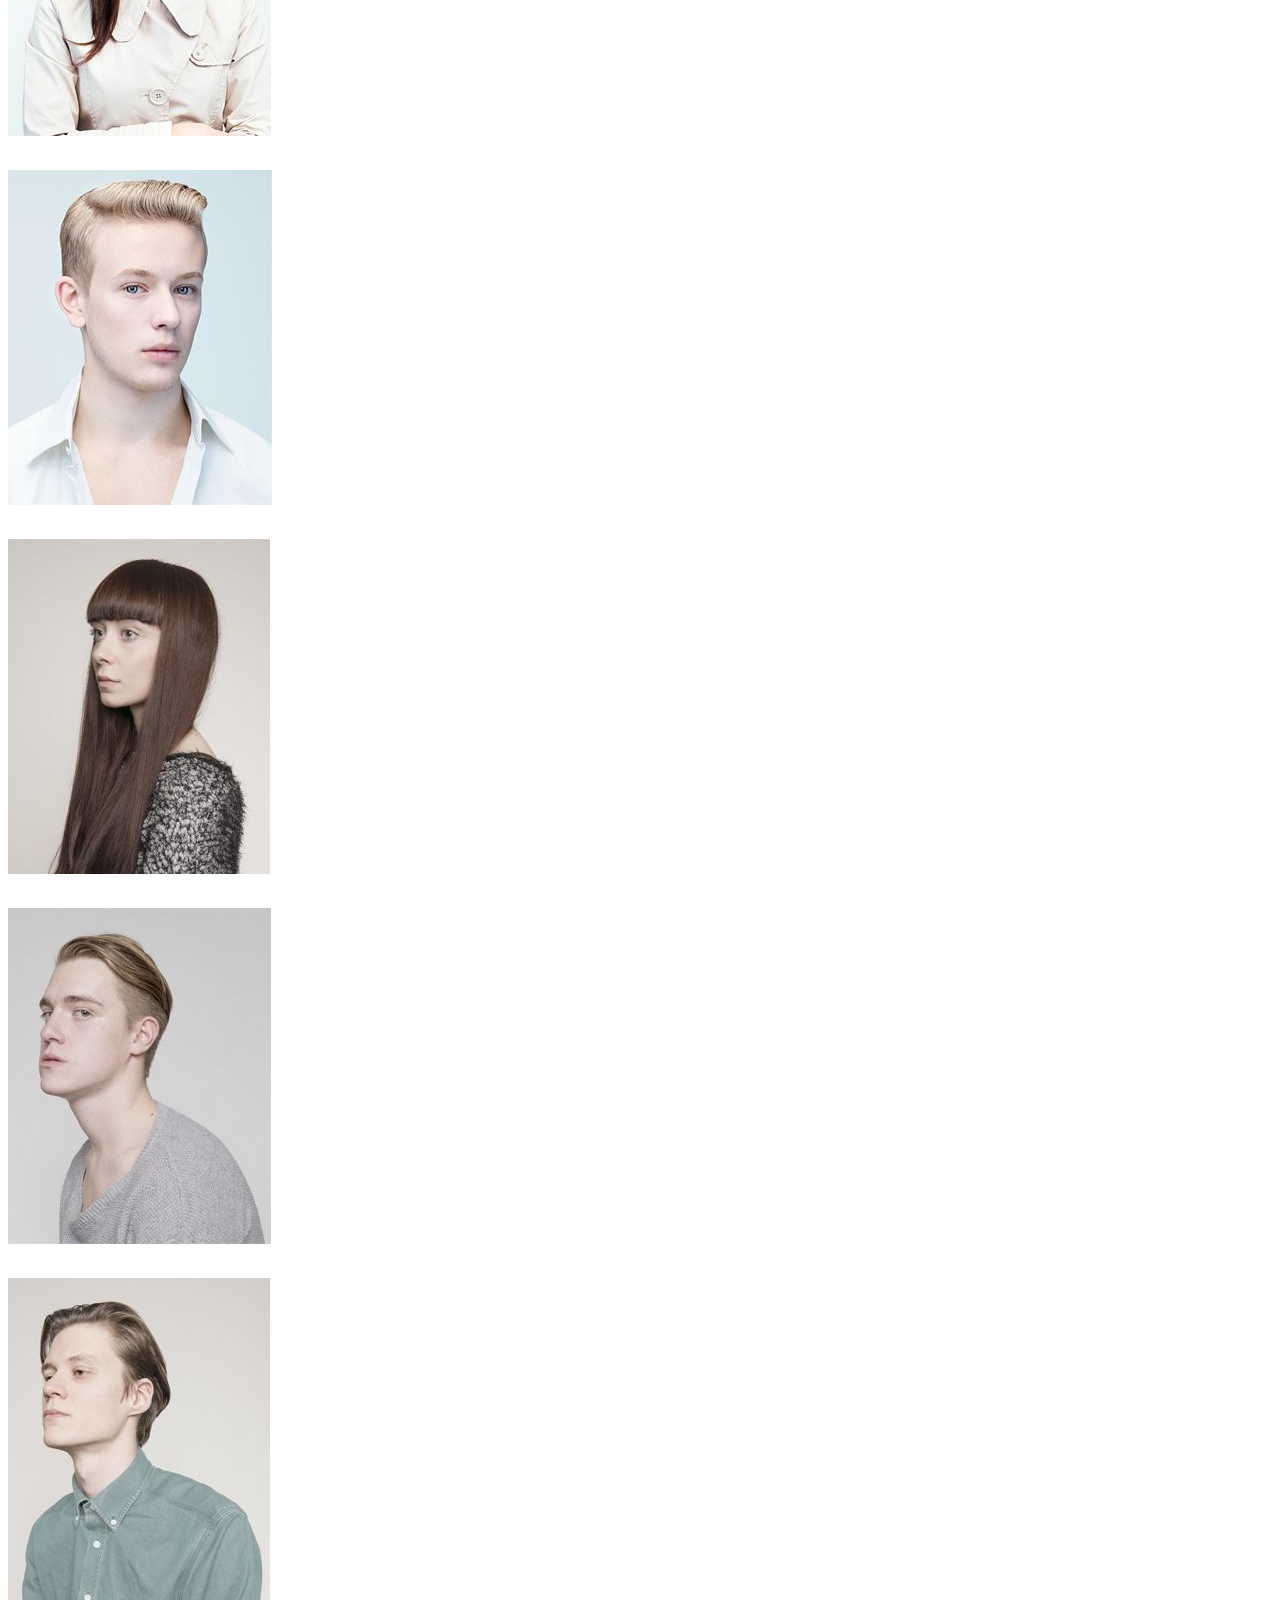
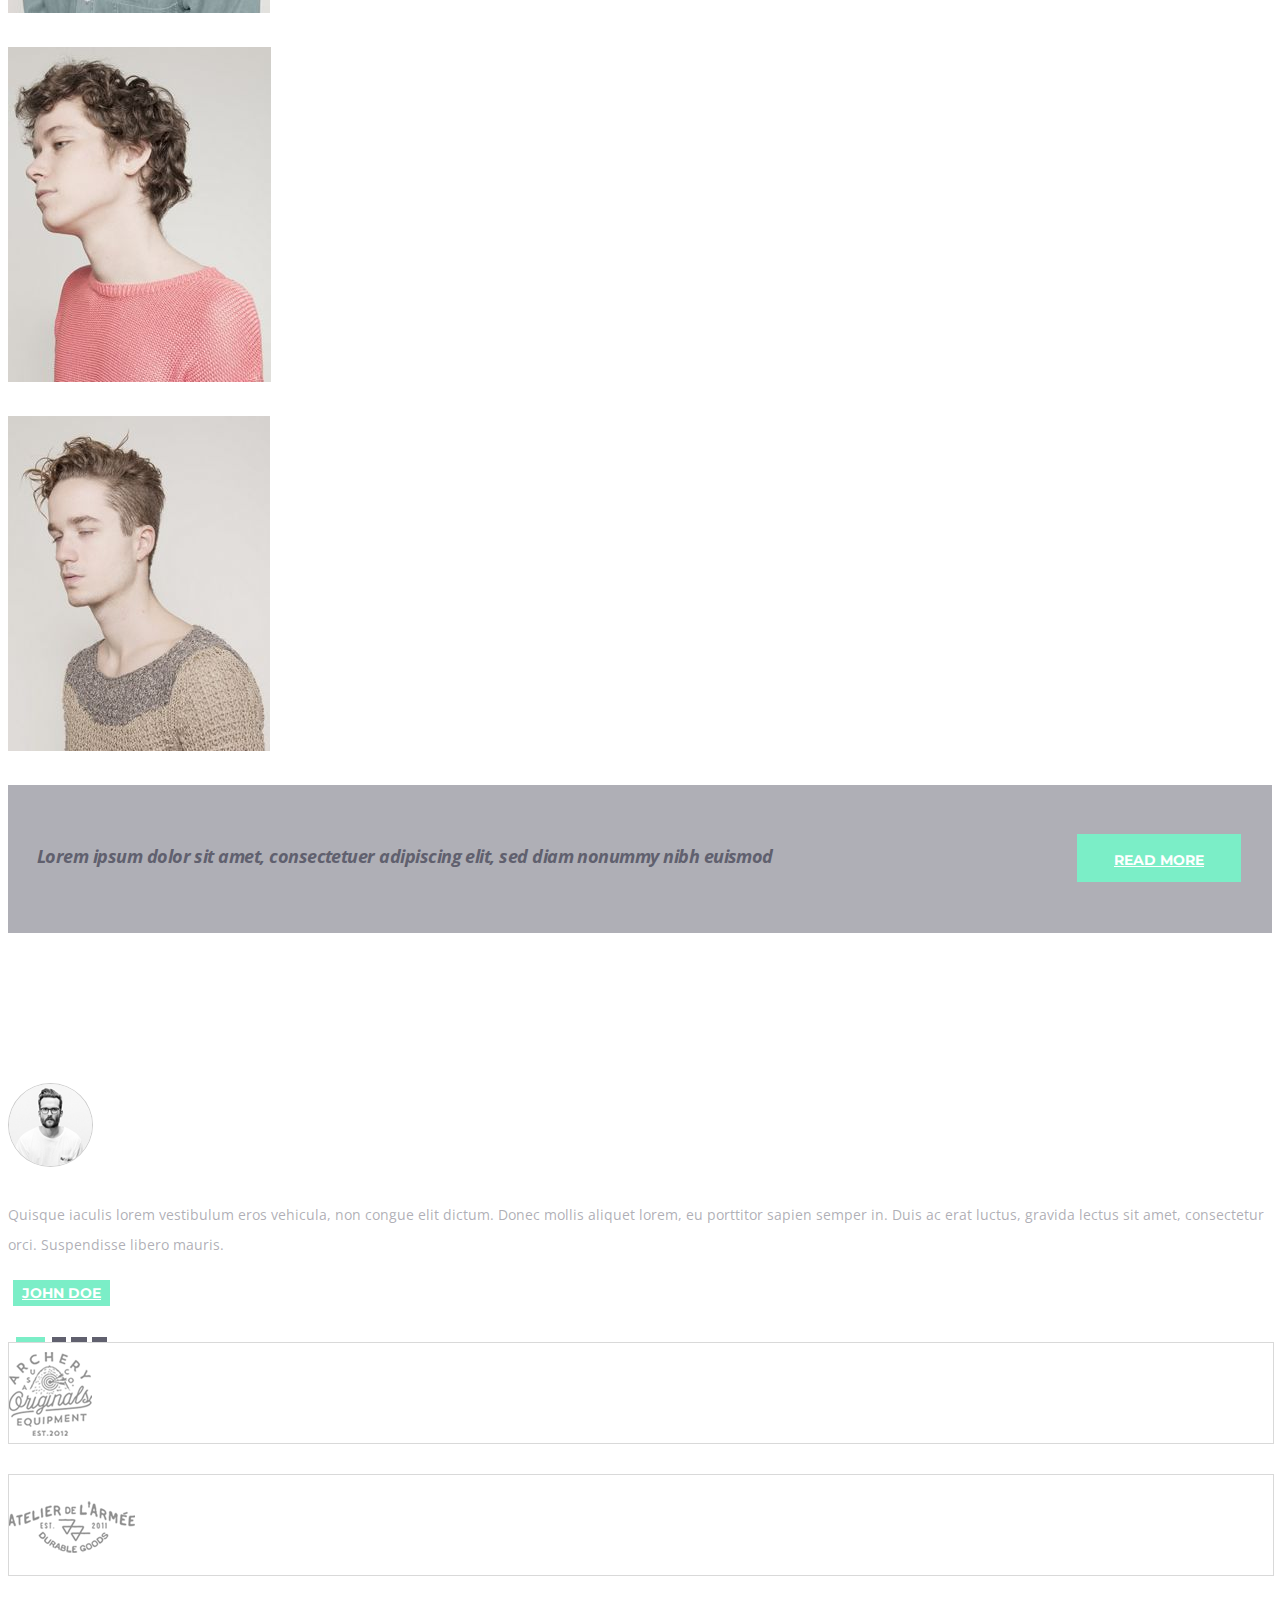
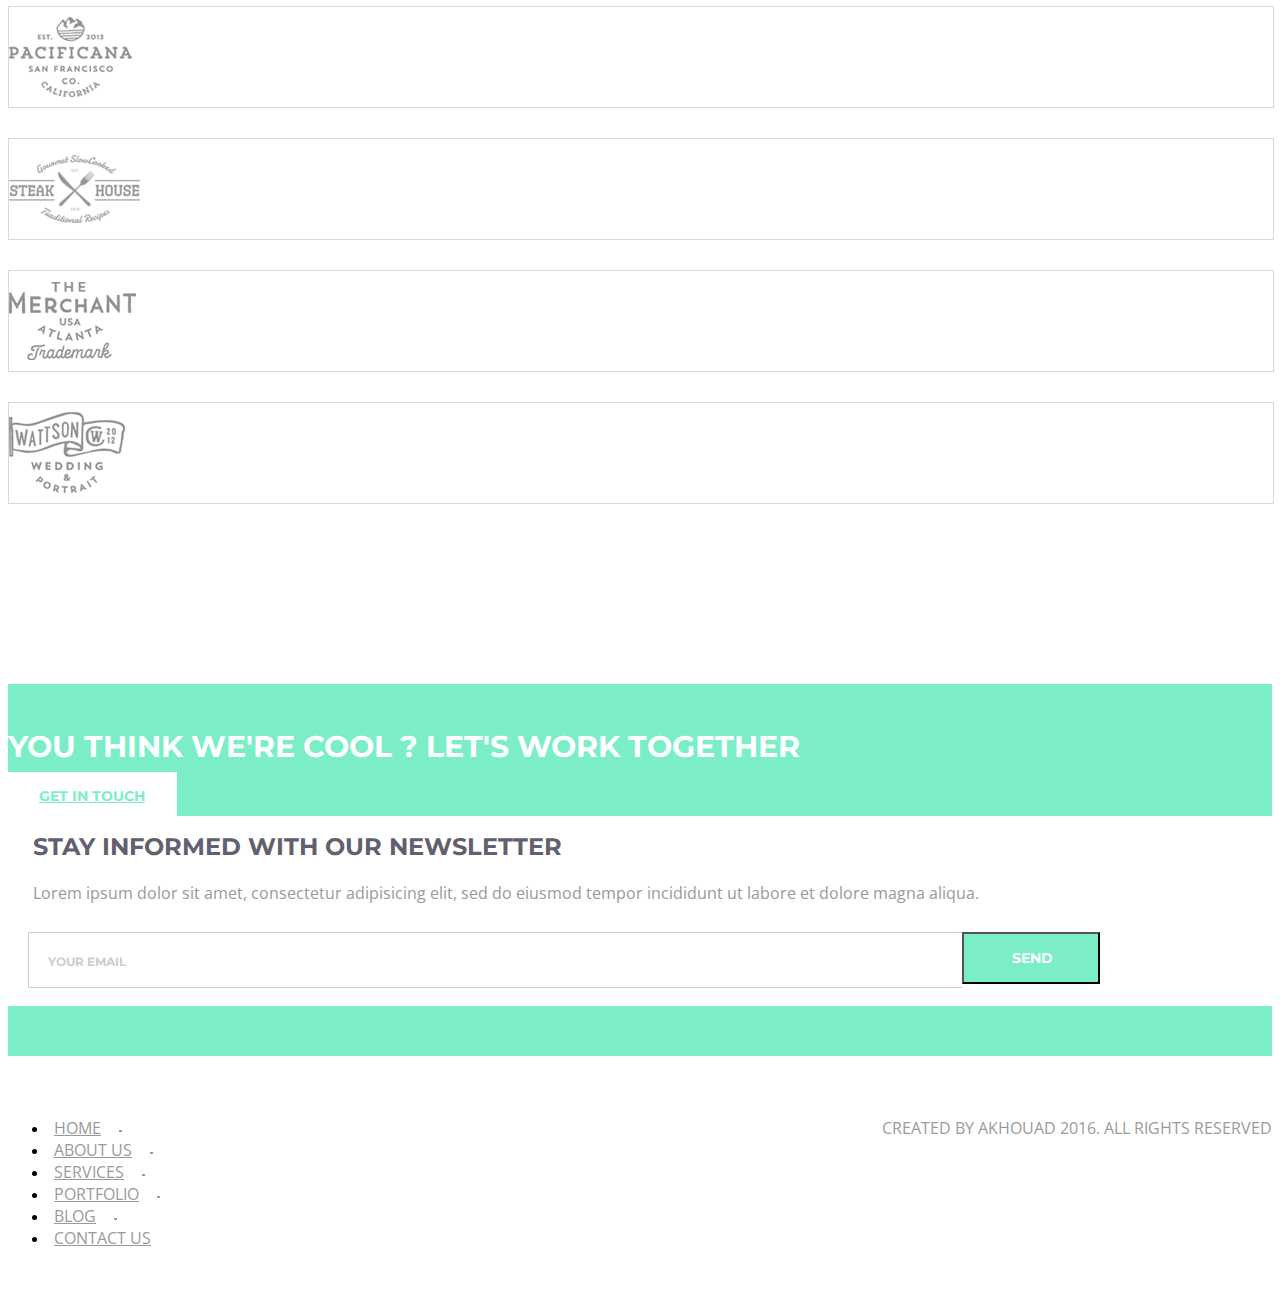
<file: AKAD/about.html>
<!DOCTYPE html>
<html lang="en">
<head>
	<meta charset="UTF-8">
	<meta name="viewport" content="width=device-width, initial-scale=1.0">
	<link rel="shortcut icon" href="" type="image/x-icon"/>
	<link rel="stylesheet" href="http://code.ionicframework.com/ionicons/2.0.1/css/ionicons.min.css">
	<link rel="stylesheet" href="https://maxcdn.bootstrapcdn.com/font-awesome/4.5.0/css/font-awesome.min.css">
	<script   src="https://code.jquery.com/jquery-2.2.3.min.js"   integrity="sha256-a23g1Nt4dtEYOj7bR+vTu7+T8VP13humZFBJNIYoEJo="   crossorigin="anonymous"></script>
	<script src="https://maxcdn.bootstrapcdn.com/bootstrap/3.3.6/js/bootstrap.min.js" integrity="sha384-0mSbJDEHialfmuBBQP6A4Qrprq5OVfW37PRR3j5ELqxss1yVqOtnepnHVP9aJ7xS" crossorigin="anonymous"></script>
	<script type="text/javascript" src="js/global.js"></script>
	<link rel="stylesheet" href="https://maxcdn.bootstrapcdn.com/bootstrap/3.3.6/css/bootstrap.min.css" integrity="sha384-1q8mTJOASx8j1Au+a5WDVnPi2lkFfwwEAa8hDDdjZlpLegxhjVME1fgjWPGmkzs7" crossorigin="anonymous"> 
	<link rel="stylesheet" href="css/style.css">
	<title>Creative Agency</title>
</head>
<body>
	<header class="about">
		<div class="container">
			<nav class="navbar navbar-default">
    <!-- Brand and toggle get grouped for better mobile display -->
			    <div class="navbar-header">
			      <button type="button" class="navbar-toggle collapsed" data-toggle="collapse" data-target="#bs-example-navbar-collapse-1" aria-expanded="false">
			        <span class="sr-only">Toggle navigation</span>
			        <span class="icon-bar f"></span>
			        <span class="icon-bar s"></span>
			        <span class="icon-bar t"></span>
			      </button>
			      <a class="navbar-brand" href="#">
			      <img src="images/homepage/label.png" alt="">
			      </a>
			    </div>

			    <!-- Collect the nav links, forms, and other content for toggling -->
			    <div class="collapse navbar-collapse" id="bs-example-navbar-collapse-1">
			      <ul class="nav navbar-nav navbar-right">
			        <li><a href="index.html">Home</a></li>
			        <li><a href="blog.html">Blog Posts</a></li>
			        <li><a href="contact.html">Contact Us</a></li>
			        <li><a href="services.html">Our Services</a></li>
			        <li><a href="about.html">About Us</a></li>
			      </ul>
			    </div><!-- /.navbar-collapse -->
			</nav>
			<h1>about us</h1>
			<h2>home / about</h2>
		</div>
	</header>
	<section class="what_we_do">
		<div class="container">
			<div class="row">
				<div class="col-md-6 col-sm-6">
					<h2><span class="green-block">abo</span>ut us</h2>
					<p class="under-details">We are awesome</p>
					<p class="under-text">Lorem ipsum dolor sit amet, consectetuer adipiscing elit, sed diam nonummy nibh euismod tincidunt ut laoreet dolore magna aliquam erat volutpat. Ut wisi enim ad minim veniam, quis nostrud exerci tation ullamcorper suscipit lobortis nisl ut aliquip ex ea commodo consequat. Duis autem vel eum iriure dolor in hendrerit in vulputate velit esse molestie consequat, vel illum dolore eu feugiat nulla facilisis at vero eros et accumsan et iusto odio dignissim qui blandit praesent luptatum zzril delenit augue duis dolore te feugait nulla facilisi.</p>
				</div>
				<div class="col-md-6 col-sm-6">
					<h2><span class="green-block">Wha</span>t We Do</h2>
					<p class="under-details">Creative & Digital</p>
					<p class="under-text">Lorem ipsum dolor sit amet, consectetuer adipiscing elit, sed diam nonummy nibh euismod tincidunt ut laoreet dolore magna aliquam erat volutpat. Ut wisi enim ad minim veniam, quis nostrud exerci tation ullamcorper suscipit lobortis nisl ut aliquip ex ea commodo consequat. Duis autem vel eum iriure dolor in hendrerit in vulputate velit esse molestie consequat, vel illum dolore eu feugiat nulla facilisis at vero eros et accumsan et iusto odio dignissim qui blandit praesent luptatum zzril delenit augue duis dolore te feugait nulla facilisi.</p>
				</div>
			</div>
		</div>
	</section>
	<section class="benefits text-center">
		<div class="container">
			<div class="row">
				<h2><span class="green-block">som</span>e benefits</h2>
				<p class="under-text">Lorem ipsum dolor sit amet, consectetur adipisicing elit, sed do eiusmod tempor incididunt ut labore et dolore magna aliqua.</p>
				<div class="col-md-4 col-sm-6 text-left">
					<i class="ion-iphone"></i>
					<h4>FULLY RESPONSIVE</h4>
					<p class="under-details">Cum sociis natoque penatibus et magnis dis parturient montes, nascetur ridiculus mus. In eleifend suscipit enim, eu commodo neque molestie vitae.</p>
				</div>
				<div class="col-md-4 col-sm-6 text-left">
					<i class="ion-ios-infinite-outline"></i>
					<h4>UNLIMITED OPTIONS</h4>
					<p class="under-details">Cum sociis natoque penatibus et magnis dis parturient montes, nascetur ridiculus mus. In eleifend suscipit enim, eu commodo neque molestie vitae.</p>
				</div>
				<div class="col-md-4 col-sm-6 text-left">
					<i class="ion-social-wordpress-outline"></i>
					<h4>WORDPRESS</h4>
					<p class="under-details">Cum sociis natoque penatibus et magnis dis parturient montes, nascetur ridiculus mus. In eleifend suscipit enim, eu commodo neque molestie vitae.</p>
				</div>
				<div class="col-md-4 col-sm-6 text-left">
					<i class="ion-ios-cart-outline"></i>
					<h4>e-commerce</h4>
					<p class="under-details">Cum sociis natoque penatibus et magnis dis parturient montes, nascetur ridiculus mus. In eleifend suscipit enim, eu commodo neque molestie vitae.</p>
				</div>
				<div class="col-md-4 col-sm-6 text-left">
					<i class="ion-ios-settings"></i>
					<h4>CUSTOMIZABLE DESIGN</h4>
					<p class="under-details">Cum sociis natoque penatibus et magnis dis parturient montes, nascetur ridiculus mus. In eleifend suscipit enim, eu commodo neque molestie vitae.</p>
				</div>
				<div class="col-md-4 col-sm-6 text-left">
					<i class="ion-settings"></i>
					<h4>SUPPORT</h4>
					<p class="under-details">Cum sociis natoque penatibus et magnis dis parturient montes, nascetur ridiculus mus. In eleifend suscipit enim, eu commodo neque molestie vitae.</p>
				</div>
			</div>
		</div>
	</section>
	<section class="team text-center">
		<div class="container">
			<h2><span class="green-block">THE </span>DREAM TEAM</h2>
			<p class="under-text">Lorem ipsum dolor sit amet, consectetur adipisicing elit, sed do eiusmod tempor incididunt ut labore et dolore magna aliqua.</p>
			<div class="row">
				<div class="col-md-3 col-sm-3">
					<img src="images/about/team1.jpg" alt="">
				</div>
				<div class="col-md-3 col-sm-3">
					<img src="images/about/team2.jpg" alt="">
				</div>
				<div class="col-md-3 col-sm-3">
					<img src="images/about/team3.jpg" alt="">
				</div>
				<div class="col-md-3 col-sm-3">
					<img src="images/about/team4.jpg" alt="">
				</div>
				<div class="col-md-3 col-sm-3">
					<img src="images/about/team5.jpg" alt="">
				</div>
				<div class="col-md-3 col-sm-3">
					<img src="images/about/team6.jpg" alt="">
				</div>
				<div class="col-md-3 col-sm-3">
					<img src="images/about/team7.jpg" alt="">
				</div>
				<div class="col-md-3 col-sm-3">
					<img src="images/about/team8.jpg" alt="">
				</div>
				<div class="col-md-12 col-sm-12">
					<div class="gray-block text-left">
						<h4>Lorem ipsum dolor sit amet, consectetuer adipiscing elit, sed diam nonummy nibh euismod</h4>
						<a href="#" class="btn btn-green pull-right">read more</a>
					</div>
				</div>
			</div>
		</div>
	</section>
	<section class="labels">
		<div class="container">
			<div class="row">
				<div class="col-md-6 text-center">
					<div class="faces"><img src="images/about/john_doe.jpg" alt=""></div>
					<p class="under-text">Quisque iaculis lorem vestibulum eros vehicula, non congue elit dictum. Donec mollis aliquet lorem, eu porttitor sapien semper in. Duis ac erat luctus, gravida lectus sit amet, consectetur orci. Suspendisse libero mauris.</p>
					<span><a href="#" class="btn btn-green">john doe</a></span>
				</div>
				<div class="col-md-2 text-center">
					<div class="cover">
						<img src="images/about/label1.png" class="label1" alt="">
					</div>
					<div class="cover">
						<img src="images/about/label4.png" class="label4" alt="">
					</div>
				</div>
				<div class="col-md-2 text-center">
					<div class="cover">
						<img src="images/about/label2.png" class="label2" alt="">
					</div>
					<div class="cover">
						<img src="images/about/label5.png" class="label5" alt="">
					</div>
				</div>
				<div class="col-md-2 text-center">
					<div class="cover">
						<img src="images/about/label3.png" class="label3" alt="">
					</div>
					<div class="cover">
						<img src="images/about/label6.png" class="label6" alt="">
					</div>
				</div>
			</div>
		</div>
	</section>
	<footer>
		<footer class="green-bg">
			<div class="container">
						<div class="row">
							<div class="col-md-6">
							<div class="left-side">
								<h2>YOU THINK WE'RE COOL ? LET'S WORK TOGETHER</h2>
								<a href="#" class="btn btn-white">get in touch</a>
							</div>
						</div>
						<div class="col-md-6">
							<div class="right-side">
								<h3>STAY INFORMED WITH OUR NEWSLETTER</h3>
								<p class="under-text">Lorem ipsum dolor sit amet, consectetur adipisicing elit, sed do eiusmod tempor incididunt ut labore et dolore magna aliqua.</p>
								<form action="#" class="form-inline">
									<input type="email" required="required" placeholder="your email">
									<button type="submit" class="btn btn-green">send</button>
								</form>
							</div>
						</div>
					</div>
			</div>
		</footer>
		<footer class="white-bg">
			<div class="container">
				<ul class="list-unstyled list-inline">
					<li><a href="index.html">Home</a></li>
					<li><a href="about.html">about us</a></li>
					<li><a href="services.html">services</a></li>
					<li><a href="#">portfolio</a></li>
					<li><a href="blog.html">blog</a></li>
					<li><a href="contact.html">contact us</a></li>
				</ul>
				<div class="icons pull-right text-right">
					<p class="all-rights">Created by akhouad 2016. All Rights Reserved</p>
					<a href="#"><i class="ion-social-facebook"></i></a>
					<a href="#"><i class="ion-social-twitter"></i></a>
					<a href="#"><i class="ion-social-youtube"></i></a>
					<a href="#"><i class="ion-social-linkedin"></i></a>
					<a href="#"><i class="ion-social-pinterest"></i></a>
					<a href="#"><i class="ion-social-instagram"></i></a>
				</div>
			</div>
		</footer>
	</footer>
</body>
</html>
</file>
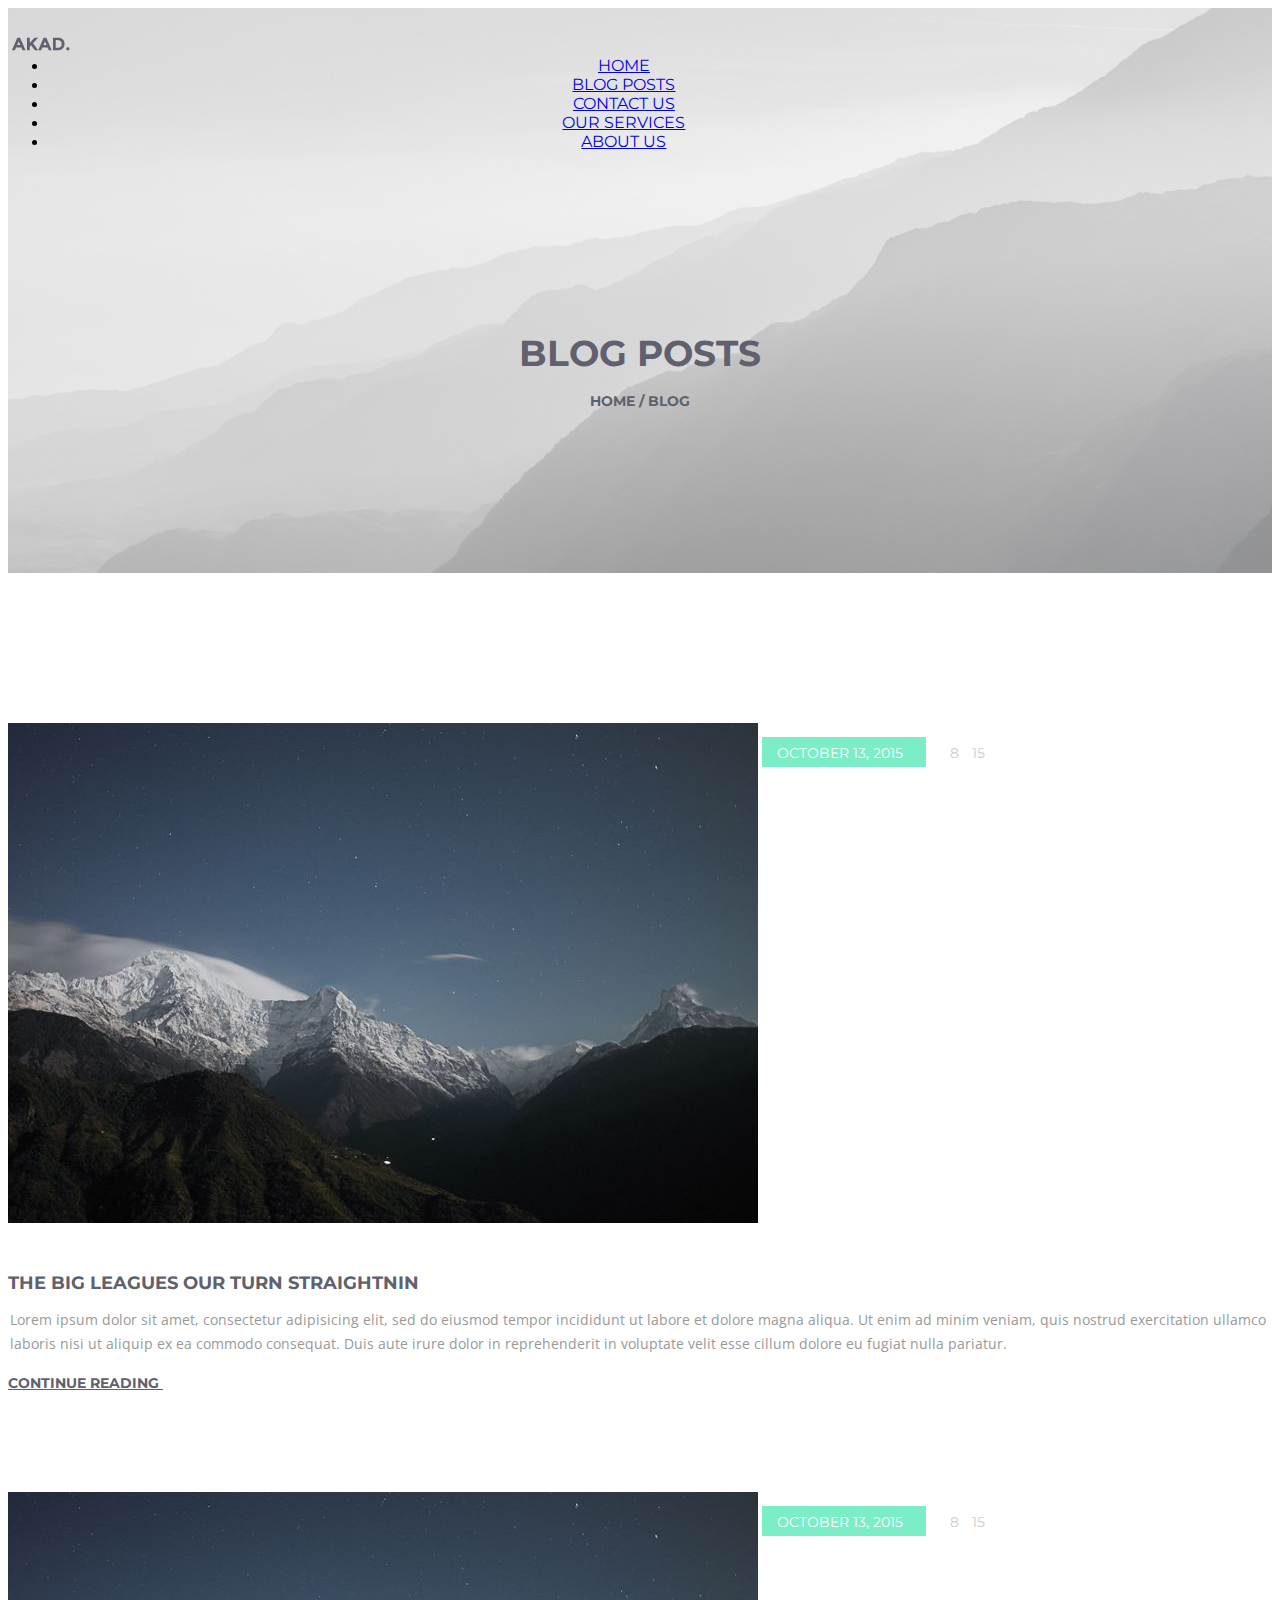
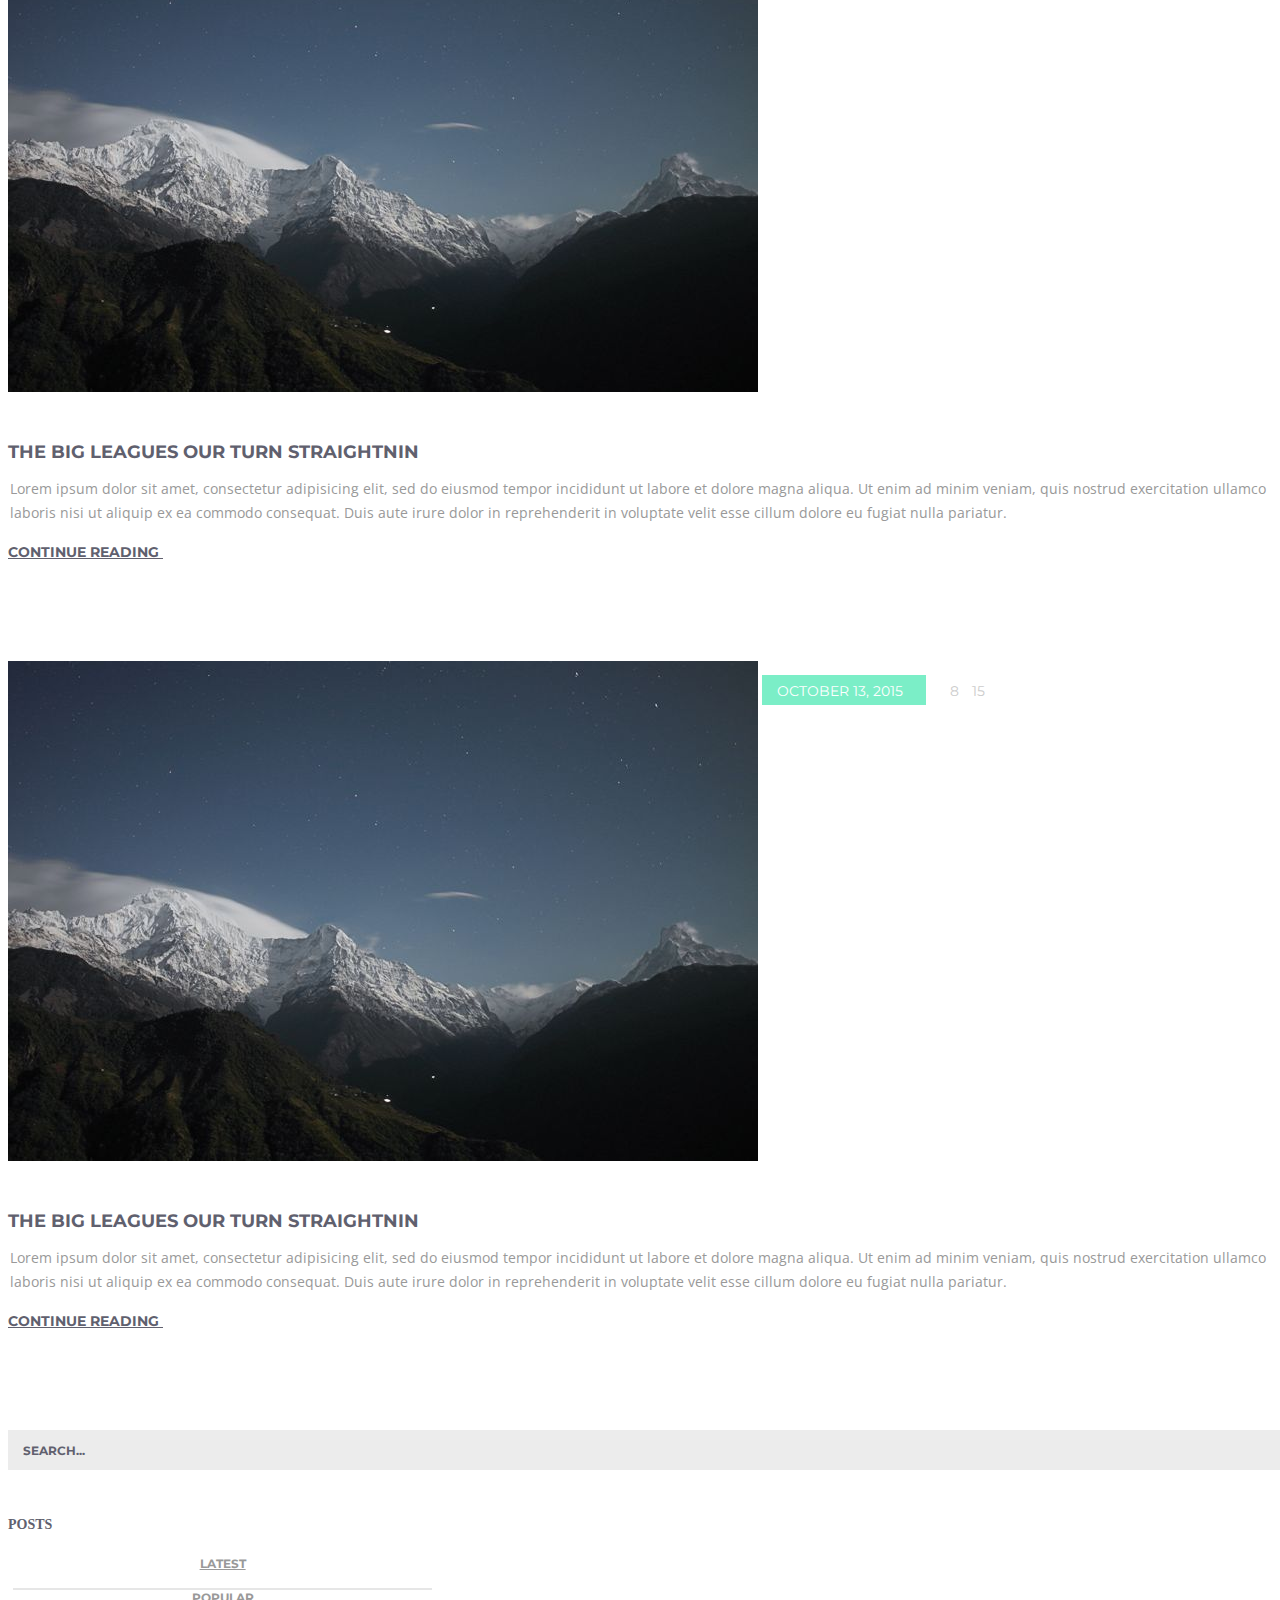
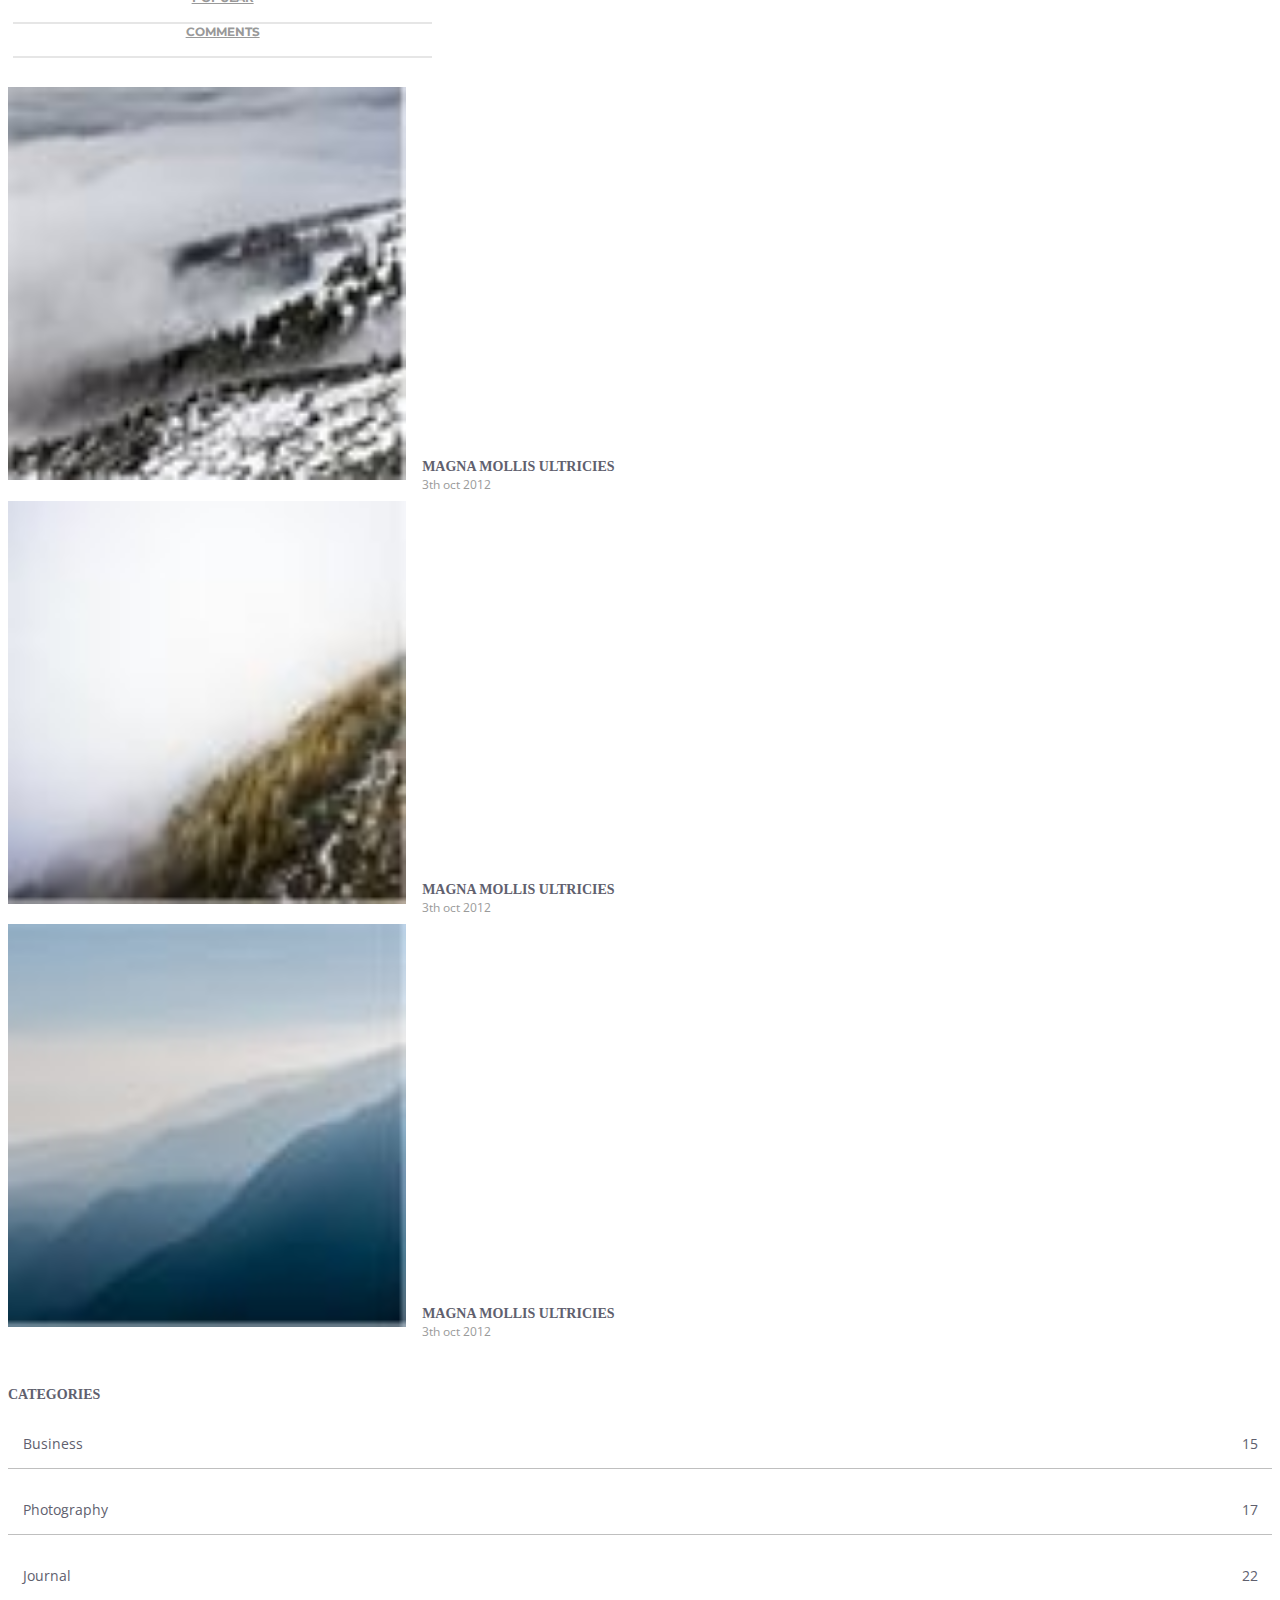
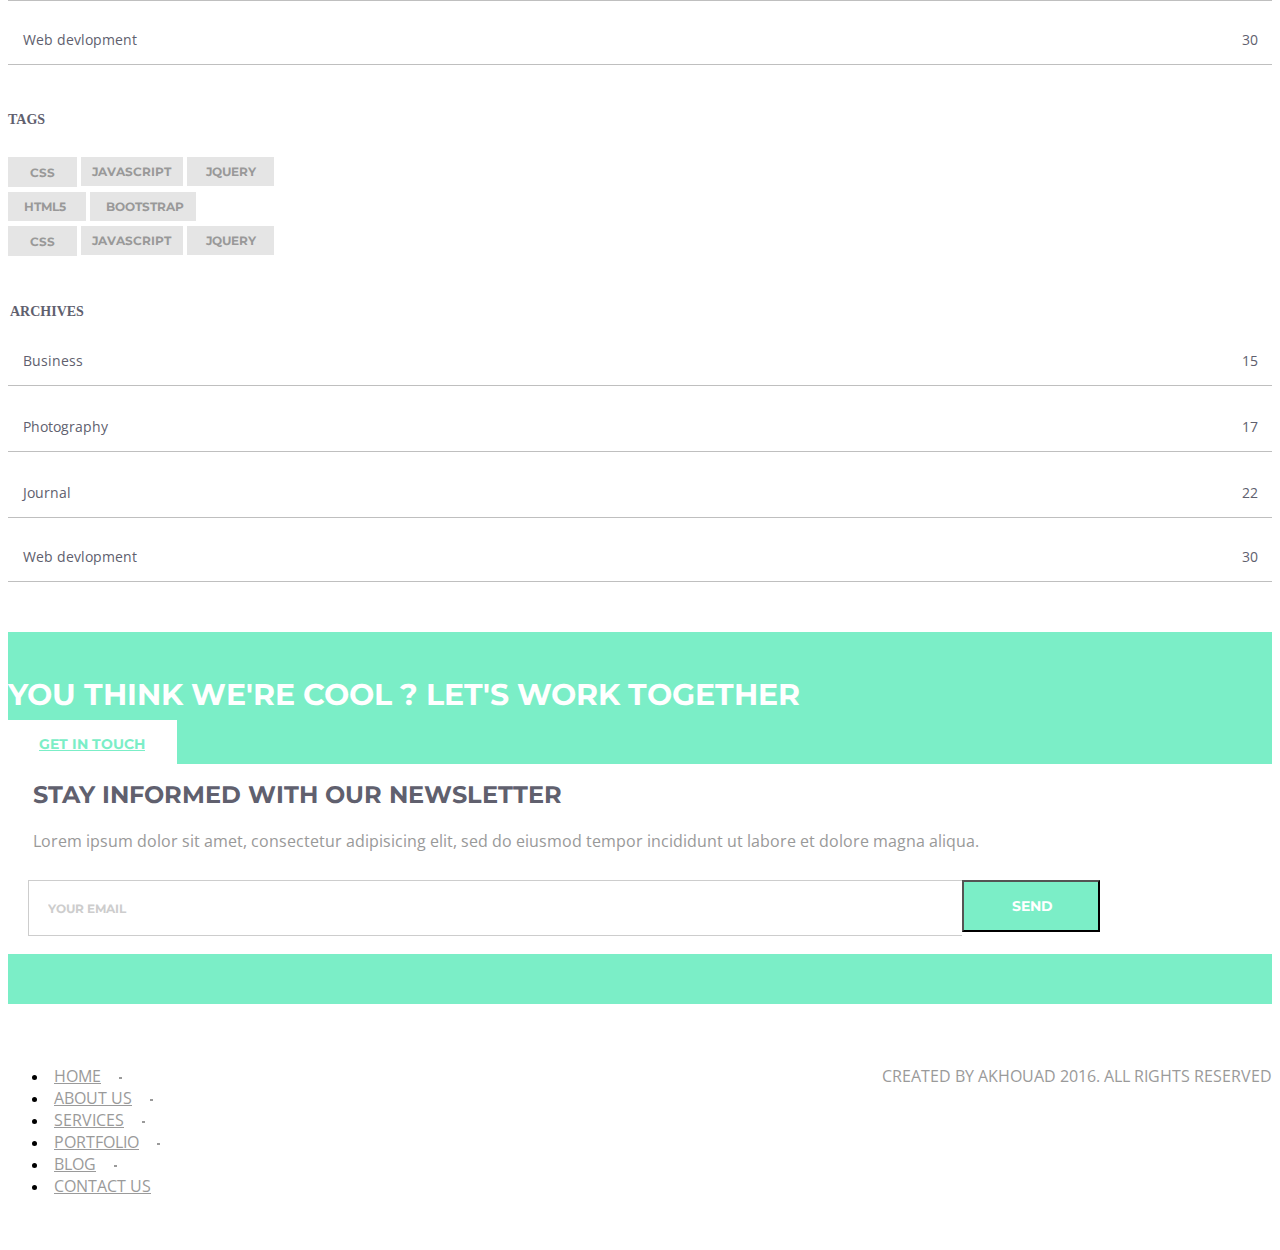
<file: AKAD/blog.html>
<!DOCTYPE html>
<html lang="en">
<head>
	<meta charset="UTF-8">
	<meta name="viewport" content="width=device-width, initial-scale=1.0">
	<link rel="shortcut icon" href="" type="image/x-icon"/>
	<link rel="stylesheet" href="http://code.ionicframework.com/ionicons/2.0.1/css/ionicons.min.css">
	<link rel="stylesheet" href="https://maxcdn.bootstrapcdn.com/font-awesome/4.5.0/css/font-awesome.min.css">
	<script   src="https://code.jquery.com/jquery-2.2.3.min.js"   integrity="sha256-a23g1Nt4dtEYOj7bR+vTu7+T8VP13humZFBJNIYoEJo="   crossorigin="anonymous"></script>
	<script src="https://maxcdn.bootstrapcdn.com/bootstrap/3.3.6/js/bootstrap.min.js" integrity="sha384-0mSbJDEHialfmuBBQP6A4Qrprq5OVfW37PRR3j5ELqxss1yVqOtnepnHVP9aJ7xS" crossorigin="anonymous"></script>
	<script type="text/javascript" src="js/global.js"></script>
	<link rel="stylesheet" href="https://maxcdn.bootstrapcdn.com/bootstrap/3.3.6/css/bootstrap.min.css" integrity="sha384-1q8mTJOASx8j1Au+a5WDVnPi2lkFfwwEAa8hDDdjZlpLegxhjVME1fgjWPGmkzs7" crossorigin="anonymous"> 
	<link rel="stylesheet" href="css/style.css">
	<title>Creative Agency</title>
</head>
<body>
	<header class="blog">
		<div class="container">
			<nav class="navbar navbar-default">
    <!-- Brand and toggle get grouped for better mobile display -->
			    <div class="navbar-header">
			      <button type="button" class="navbar-toggle collapsed" data-toggle="collapse" data-target="#bs-example-navbar-collapse-1" aria-expanded="false">
			        <span class="sr-only">Toggle navigation</span>
			        <span class="icon-bar f"></span>
			        <span class="icon-bar s"></span>
			        <span class="icon-bar t"></span>
			      </button>
			      <a class="navbar-brand" href="#">
			      <img src="images/homepage/label.png" alt="">
			      </a>
			    </div>

			    <!-- Collect the nav links, forms, and other content for toggling -->
			    <div class="collapse navbar-collapse" id="bs-example-navbar-collapse-1">
			      <ul class="nav navbar-nav navbar-right">
			        <li><a href="index.html">Home</a></li>
			        <li><a href="blog.html">Blog Posts</a></li>
			        <li><a href="contact.html">Contact Us</a></li>
			        <li><a href="services.html">Our Services</a></li>
			        <li><a href="about.html">About Us</a></li>
			      </ul>
			    </div><!-- /.navbar-collapse -->
			</nav>
			<h1>blog posts</h1>
			<h2>home / blog</h2>
		</div>
	</header>
	<section class="blog-block">
		<div class="container">
			<div class="row">
				<div class="col-md-8 col-sm-8">
					<img src="images/blog/blog-1.jpg" alt="">
					<p class="date">October 13, 2015</p>
					<i class="ion-chatbox-working"></i>
					<p class="comments">8</p>
					<i class="ion-android-favorite"></i>
					<p class="likes">15</p>
					<h4>THE BIG LEAGUES OUR TURN STRAIGHTNIN</h4>
					<p class="under-text">Lorem ipsum dolor sit amet, consectetur adipisicing elit, sed do eiusmod tempor incididunt ut labore et dolore magna aliqua. Ut enim ad minim veniam, quis nostrud exercitation ullamco laboris nisi ut aliquip ex ea commodo consequat. Duis aute irure dolor in reprehenderit in voluptate velit esse cillum dolore eu fugiat nulla pariatur.</p>
					<a href="#" class="cont_read">continue reading <i class="ion-android-arrow-forward"></i></a>
					<img src="images/blog/blog-1.jpg" alt="">
					<p class="date">October 13, 2015</p>
					<i class="ion-chatbox-working"></i>
					<p class="comments">8</p>
					<i class="ion-android-favorite"></i>
					<p class="likes">15</p>
					<h4>THE BIG LEAGUES OUR TURN STRAIGHTNIN</h4>
					<p class="under-text">Lorem ipsum dolor sit amet, consectetur adipisicing elit, sed do eiusmod tempor incididunt ut labore et dolore magna aliqua. Ut enim ad minim veniam, quis nostrud exercitation ullamco laboris nisi ut aliquip ex ea commodo consequat. Duis aute irure dolor in reprehenderit in voluptate velit esse cillum dolore eu fugiat nulla pariatur.</p>
					<a href="#" class="cont_read">continue reading <i class="ion-android-arrow-forward"></i></a>
					<img src="images/blog/blog-1.jpg" alt="">
					<p class="date">October 13, 2015</p>
					<i class="ion-chatbox-working"></i>
					<p class="comments">8</p>
					<i class="ion-android-favorite"></i>
					<p class="likes">15</p>
					<h4>THE BIG LEAGUES OUR TURN STRAIGHTNIN</h4>
					<p class="under-text">Lorem ipsum dolor sit amet, consectetur adipisicing elit, sed do eiusmod tempor incididunt ut labore et dolore magna aliqua. Ut enim ad minim veniam, quis nostrud exercitation ullamco laboris nisi ut aliquip ex ea commodo consequat. Duis aute irure dolor in reprehenderit in voluptate velit esse cillum dolore eu fugiat nulla pariatur.</p>
					<a href="#" class="cont_read">continue reading <i class="ion-android-arrow-forward"></i></a>
				</div>
				<div class="col-md-3 col-md-offset-1 col-sm-4 col-sm-offset-0">
					<form action="#" class="form-inline">
						<input type="text" required="required" placeholder="search...">
						<i class="ion-ios-search-strong"></i>
					</form>
					<h5>posts</h5>
					<ul class="list-unstyled list-inline">
						<li><a href="#">latest</a></li>
						<li><a href="#">popular</a></li>
						<li><a href="#">comments</a></li>
					</ul>
					<div class="mini-posts">
						<img src="images/blog/posts1.jpg" alt="">
						<h5>Magna mollis ultricies<span>3th oct 2012</span></h5>
					</div>
					<div class="mini-posts">
						<img src="images/blog/posts2.jpg" alt="">
						<h5>Magna mollis ultricies<span>3th oct 2012</span></h5>
					</div>
					<div class="mini-posts">
						<img src="images/blog/posts3.jpg" alt="">
						<h5>Magna mollis ultricies<span>3th oct 2012</span></h5>
					</div>
					<h5 class="categories">categories</h5>
					<p class="categories">Business <span class="pull-right">15</span></p>
					<p class="categories">Photography <span class="pull-right">17</span></p>
					<p class="categories">Journal <span class="pull-right">22</span></p>
					<p class="categories last">Web devlopment <span class="pull-right">30</span></p>
					<h5 class="tags">tags</h5>
					<div>
						<span class="tags-css">css</span>
						<span class="tags-js">javascript</span>
						<span class="tags-jq">jquery</span>
					</div>
					<div>
						<span class="tags-html">html5</span>
						<span class="tags-bt">bootstrap</span>
					</div>
					<div>
						<span class="tags-css">css</span>
						<span class="tags-js">javascript</span>
						<span class="tags-jq">jquery</span>
					</div>
					<h5 class="archives">archives</h5>
					<p class="archives">Business <span class="pull-right">15</span></p>
					<p class="archives">Photography <span class="pull-right">17</span></p>
					<p class="archives">Journal <span class="pull-right">22</span></p>
					<p class="archives last">Web devlopment <span class="pull-right">30</span></p>
				</div>
			</div>
		</div>
	</section>
	<footer>
		<footer class="green-bg">
			<div class="container">
						<div class="row">
							<div class="col-md-6">
							<div class="left-side">
								<h2>YOU THINK WE'RE COOL ? LET'S WORK TOGETHER</h2>
								<a href="#" class="btn btn-white">get in touch</a>
							</div>
						</div>
						<div class="col-md-6">
							<div class="right-side">
								<h3>STAY INFORMED WITH OUR NEWSLETTER</h3>
								<p class="under-text">Lorem ipsum dolor sit amet, consectetur adipisicing elit, sed do eiusmod tempor incididunt ut labore et dolore magna aliqua.</p>
								<form action="#" class="form-inline">
									<input type="email" required="required" placeholder="your email">
									<button type="submit" class="btn btn-green">send</button>
								</form>
							</div>
						</div>
					</div>
			</div>
		</footer>
		<footer class="white-bg">
			<div class="container">
				<ul class="list-unstyled list-inline">
					<li><a href="index.html">Home</a></li>
					<li><a href="about.html">about us</a></li>
					<li><a href="services.html">services</a></li>
					<li><a href="#">portfolio</a></li>
					<li><a href="blog.html">blog</a></li>
					<li><a href="contact.html">contact us</a></li>
				</ul>
				<div class="icons pull-right text-right">
					<p class="all-rights">Created by akhouad 2016. All Rights Reserved</p>
					<a href="#"><i class="ion-social-facebook"></i></a>
					<a href="#"><i class="ion-social-twitter"></i></a>
					<a href="#"><i class="ion-social-youtube"></i></a>
					<a href="#"><i class="ion-social-linkedin"></i></a>
					<a href="#"><i class="ion-social-pinterest"></i></a>
					<a href="#"><i class="ion-social-instagram"></i></a>
				</div>
			</div>
		</footer>
	</footer>
</body>
</html>
</file>
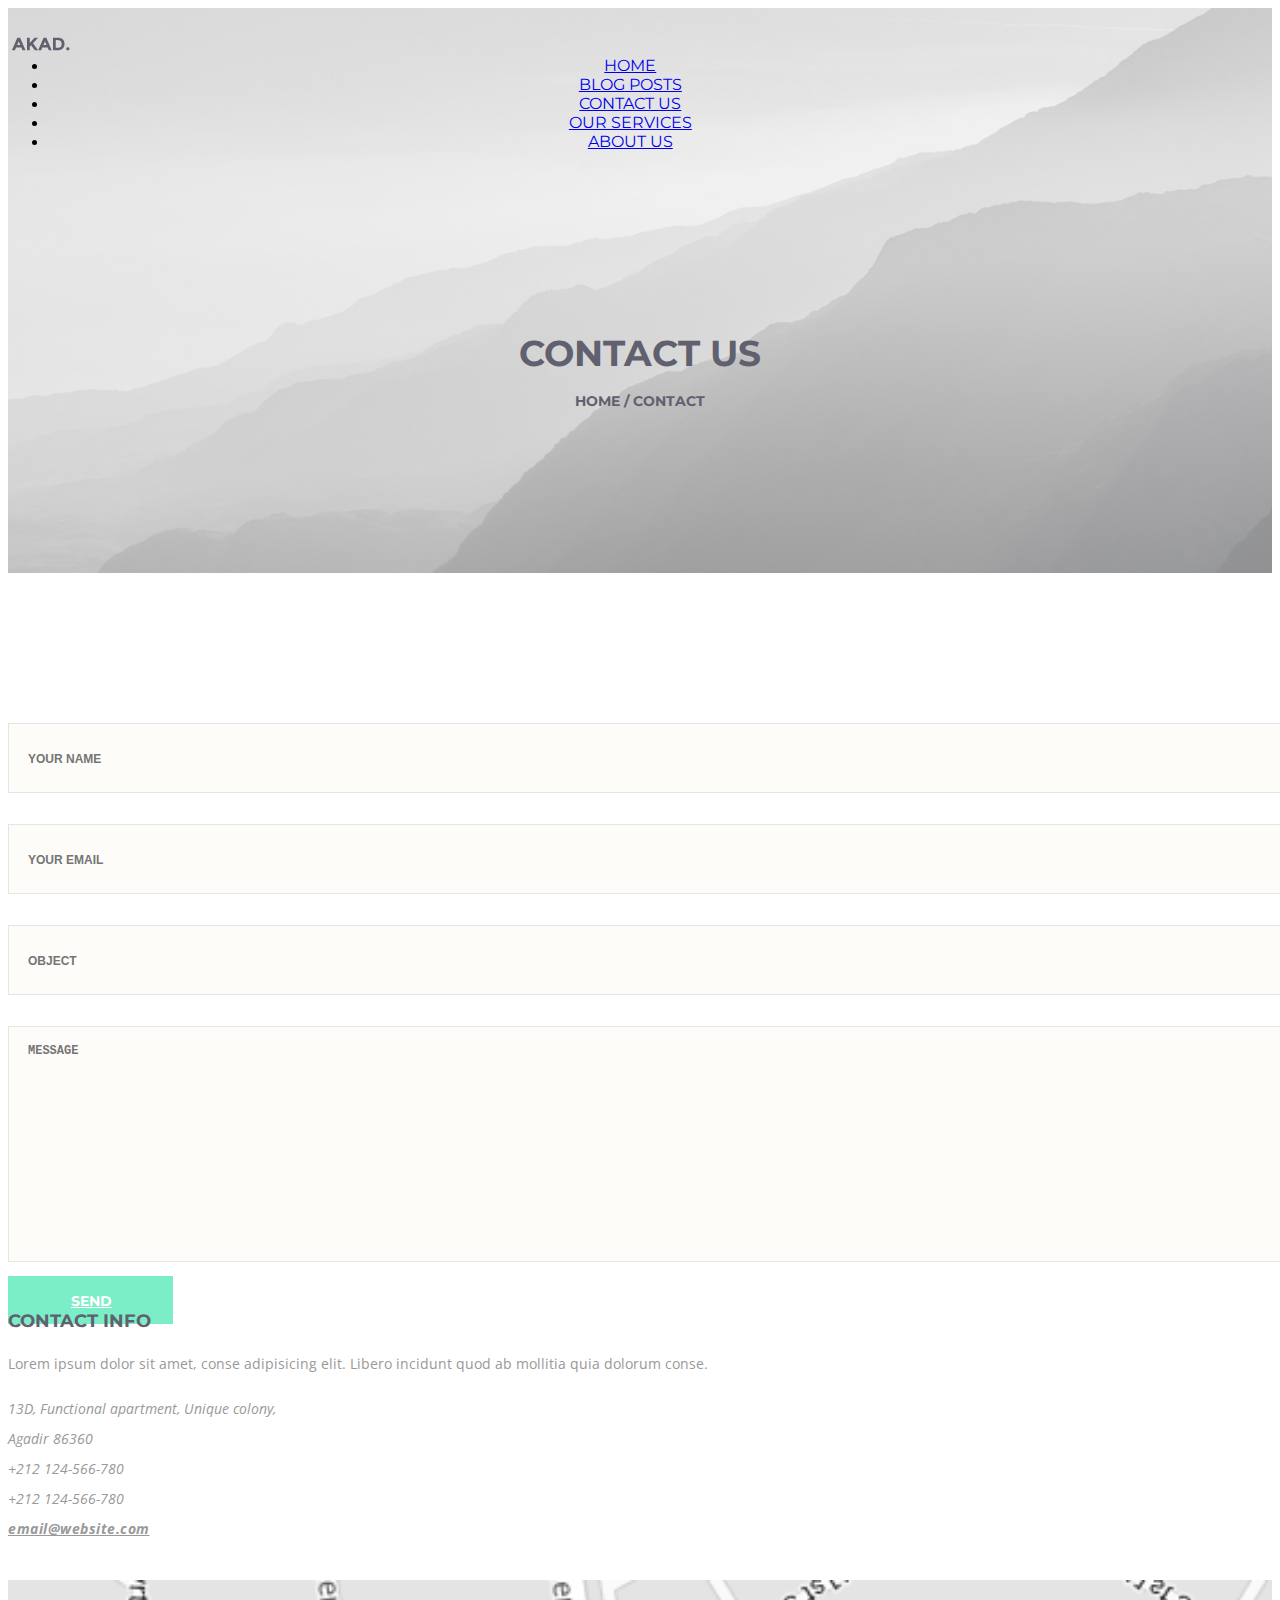
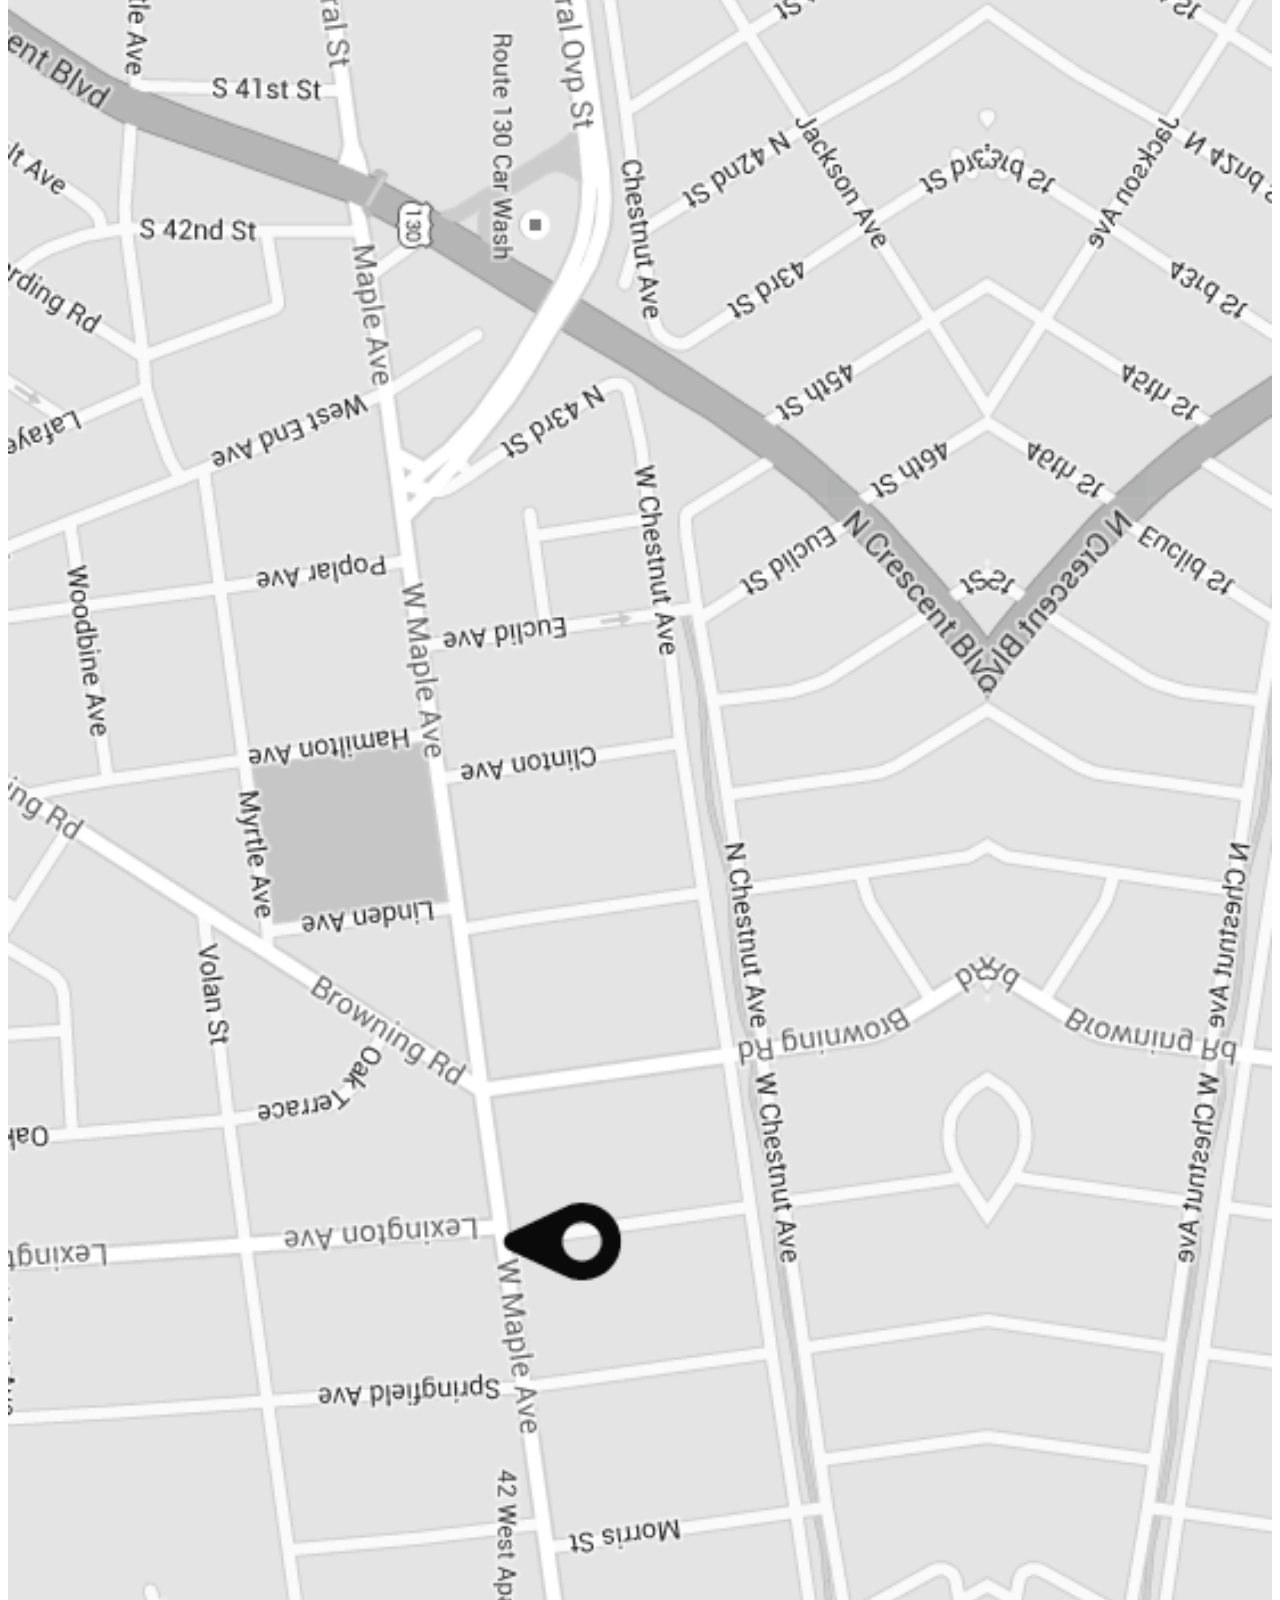
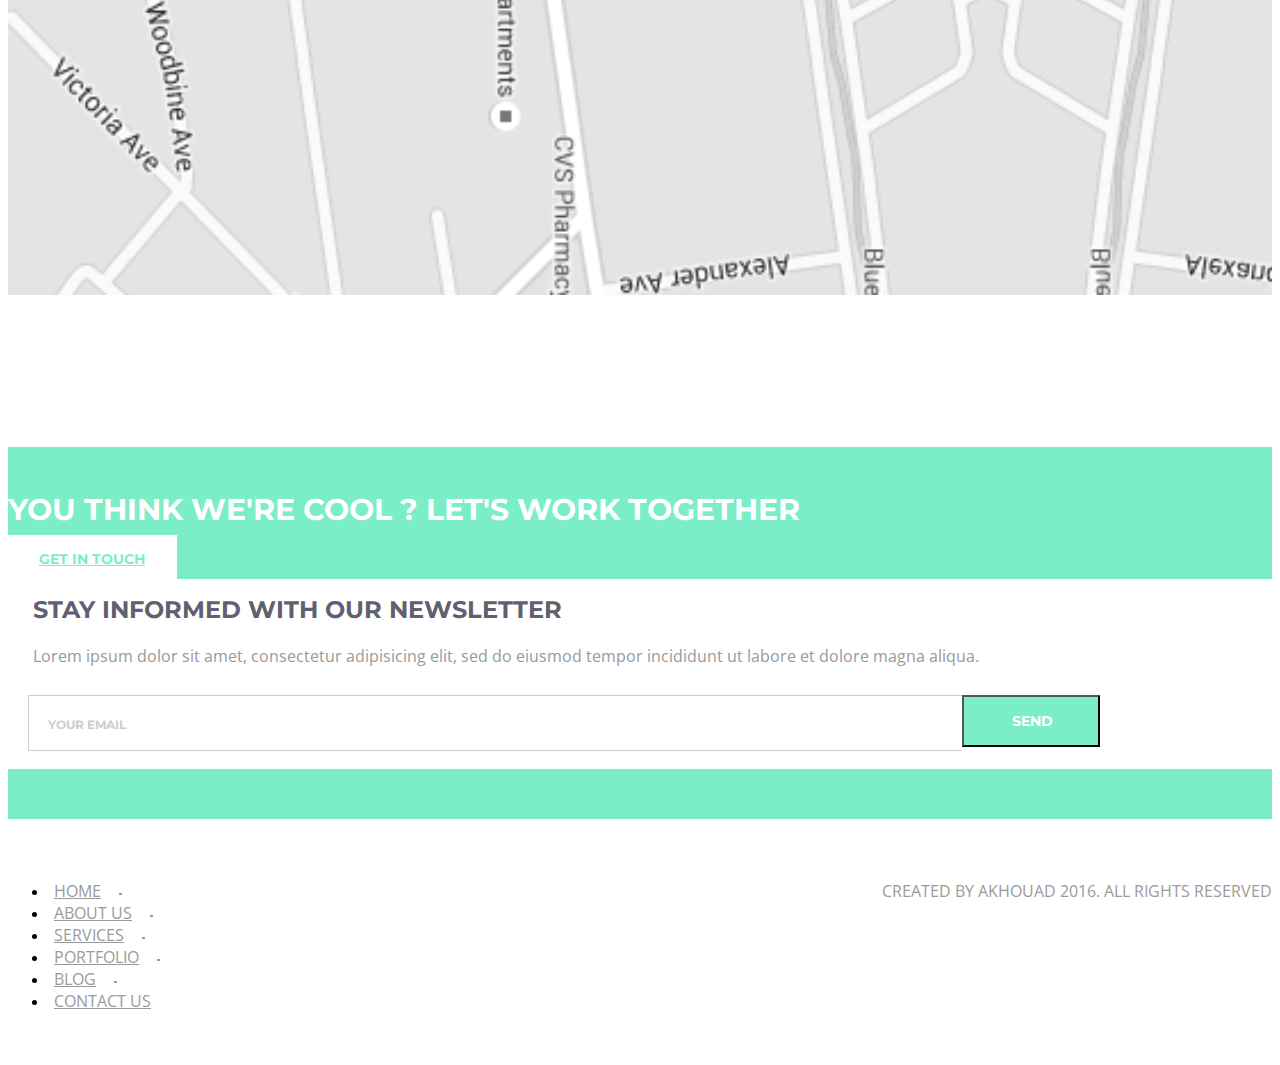
<file: AKAD/contact.html>
<!DOCTYPE html>
<html lang="en">
<head>
	<meta charset="UTF-8">
	<meta name="viewport" content="width=device-width, initial-scale=1.0">
	<link rel="shortcut icon" href="" type="image/x-icon"/>
	<link rel="stylesheet" href="http://code.ionicframework.com/ionicons/2.0.1/css/ionicons.min.css">
	<link rel="stylesheet" href="https://maxcdn.bootstrapcdn.com/font-awesome/4.5.0/css/font-awesome.min.css">
	<script   src="https://code.jquery.com/jquery-2.2.3.min.js"   integrity="sha256-a23g1Nt4dtEYOj7bR+vTu7+T8VP13humZFBJNIYoEJo="   crossorigin="anonymous"></script>
	<script src="https://maxcdn.bootstrapcdn.com/bootstrap/3.3.6/js/bootstrap.min.js" integrity="sha384-0mSbJDEHialfmuBBQP6A4Qrprq5OVfW37PRR3j5ELqxss1yVqOtnepnHVP9aJ7xS" crossorigin="anonymous"></script>
	<script type="text/javascript" src="js/global.js"></script>
	<link rel="stylesheet" href="https://maxcdn.bootstrapcdn.com/bootstrap/3.3.6/css/bootstrap.min.css" integrity="sha384-1q8mTJOASx8j1Au+a5WDVnPi2lkFfwwEAa8hDDdjZlpLegxhjVME1fgjWPGmkzs7" crossorigin="anonymous"> 
	<link rel="stylesheet" href="css/style.css">
	<title>Creative Agency</title>
</head>
<body>
	<header class="contact">
		<div class="container">
			<nav class="navbar navbar-default">
    <!-- Brand and toggle get grouped for better mobile display -->
			    <div class="navbar-header">
			      <button type="button" class="navbar-toggle collapsed" data-toggle="collapse" data-target="#bs-example-navbar-collapse-1" aria-expanded="false">
			        <span class="sr-only">Toggle navigation</span>
			        <span class="icon-bar f"></span>
			        <span class="icon-bar s"></span>
			        <span class="icon-bar t"></span>
			      </button>
			      <a class="navbar-brand" href="#">
			      <img src="images/homepage/label.png" alt="">
			      </a>
			    </div>

			    <!-- Collect the nav links, forms, and other content for toggling -->
			    <div class="collapse navbar-collapse" id="bs-example-navbar-collapse-1">
			      <ul class="nav navbar-nav navbar-right">
			        <li><a href="index.html">Home</a></li>
			        <li><a href="blog.html">Blog Posts</a></li>
			        <li><a href="contact.html">Contact Us</a></li>
			        <li><a href="services.html">Our Services</a></li>
			        <li><a href="about.html">About Us</a></li>
			      </ul>
			    </div><!-- /.navbar-collapse -->
			</nav>
			<h1>contact us</h1>
			<h2>home / contact</h2>
		</div>
	</header>
	<section class="contacts">
		<div class="container">
			<div class="row">
				<div class="col-md-6 col-sm-6">
					<form action="#" class="form-group">
						<div class="col-md-6 col-sm-6 left-padding">
							<input type="text" required="required" placeholder="your name">
						</div>
						<div class="col-md-6 col-sm-6 right-padding">
							<input type="email" required="required" placeholder="your email">
						</div>
						<div class="col-md-12 right-padding left-padding">
						<input type="text" required="required" placeholder="object">
						</div>
						<div class="col-md-12 right-padding left-padding">
							<textarea placeholder="message"></textarea>
						</div>
						<a href="#" class="btn btn-green">send</a>
					</form>
					<h4>CONTACT INFO</h4>
					<p class="under-text">Lorem ipsum dolor sit amet, conse adipisicing elit. Libero incidunt quod ab mollitia quia dolorum conse.</p>
					<address>
						13D, Functional apartment, Unique colony, <br>
						Agadir 86360 <br>
						+212 124-566-780 <br>
						+212 124-566-780 <br>
						<a href="mailto:#">email@website.com</a>
					</address>
					<a href="#"><i class="ion-social-facebook"></i></a>
					<a href="#"><i class="ion-social-twitter"></i></a>
					<a href="#"><i class="ion-social-youtube"></i></a>
					<a href="#"><i class="ion-social-linkedin"></i></a>
					<a href="#"><i class="ion-social-pinterest"></i></a>
					<a href="#"><i class="ion-social-instagram"></i></a>
				</div>
				<div class="col-md-6 col-sm-6">
					<img src="images/contact/maps.png" alt="">
				</div>
			</div>
		</div>
	</section>
	<footer>
		<footer class="green-bg">
			<div class="container">
						<div class="row">
							<div class="col-md-6">
							<div class="left-side">
								<h2>YOU THINK WE'RE COOL ? LET'S WORK TOGETHER</h2>
								<a href="#" class="btn btn-white">get in touch</a>
							</div>
						</div>
						<div class="col-md-6">
							<div class="right-side">
								<h3>STAY INFORMED WITH OUR NEWSLETTER</h3>
								<p class="under-text">Lorem ipsum dolor sit amet, consectetur adipisicing elit, sed do eiusmod tempor incididunt ut labore et dolore magna aliqua.</p>
								<form action="#" class="form-inline">
									<input type="email" required="required" placeholder="your email">
									<button type="submit" class="btn btn-green">send</button>
								</form>
							</div>
						</div>
					</div>
			</div>
		</footer>
		<footer class="white-bg">
			<div class="container">
				<ul class="list-unstyled list-inline">
					<li><a href="index.html">Home</a></li>
					<li><a href="about.html">about us</a></li>
					<li><a href="services.html">services</a></li>
					<li><a href="#">portfolio</a></li>
					<li><a href="blog.html">blog</a></li>
					<li><a href="contact.html">contact us</a></li>
				</ul>
				<div class="icons pull-right text-right">
					<p class="all-rights">Created by akhouad 2016. All Rights Reserved</p>
					<a href="#"><i class="ion-social-facebook"></i></a>
					<a href="#"><i class="ion-social-twitter"></i></a>
					<a href="#"><i class="ion-social-youtube"></i></a>
					<a href="#"><i class="ion-social-linkedin"></i></a>
					<a href="#"><i class="ion-social-pinterest"></i></a>
					<a href="#"><i class="ion-social-instagram"></i></a>
				</div>
			</div>
		</footer>
	</footer>
</body>
</html>
</file>
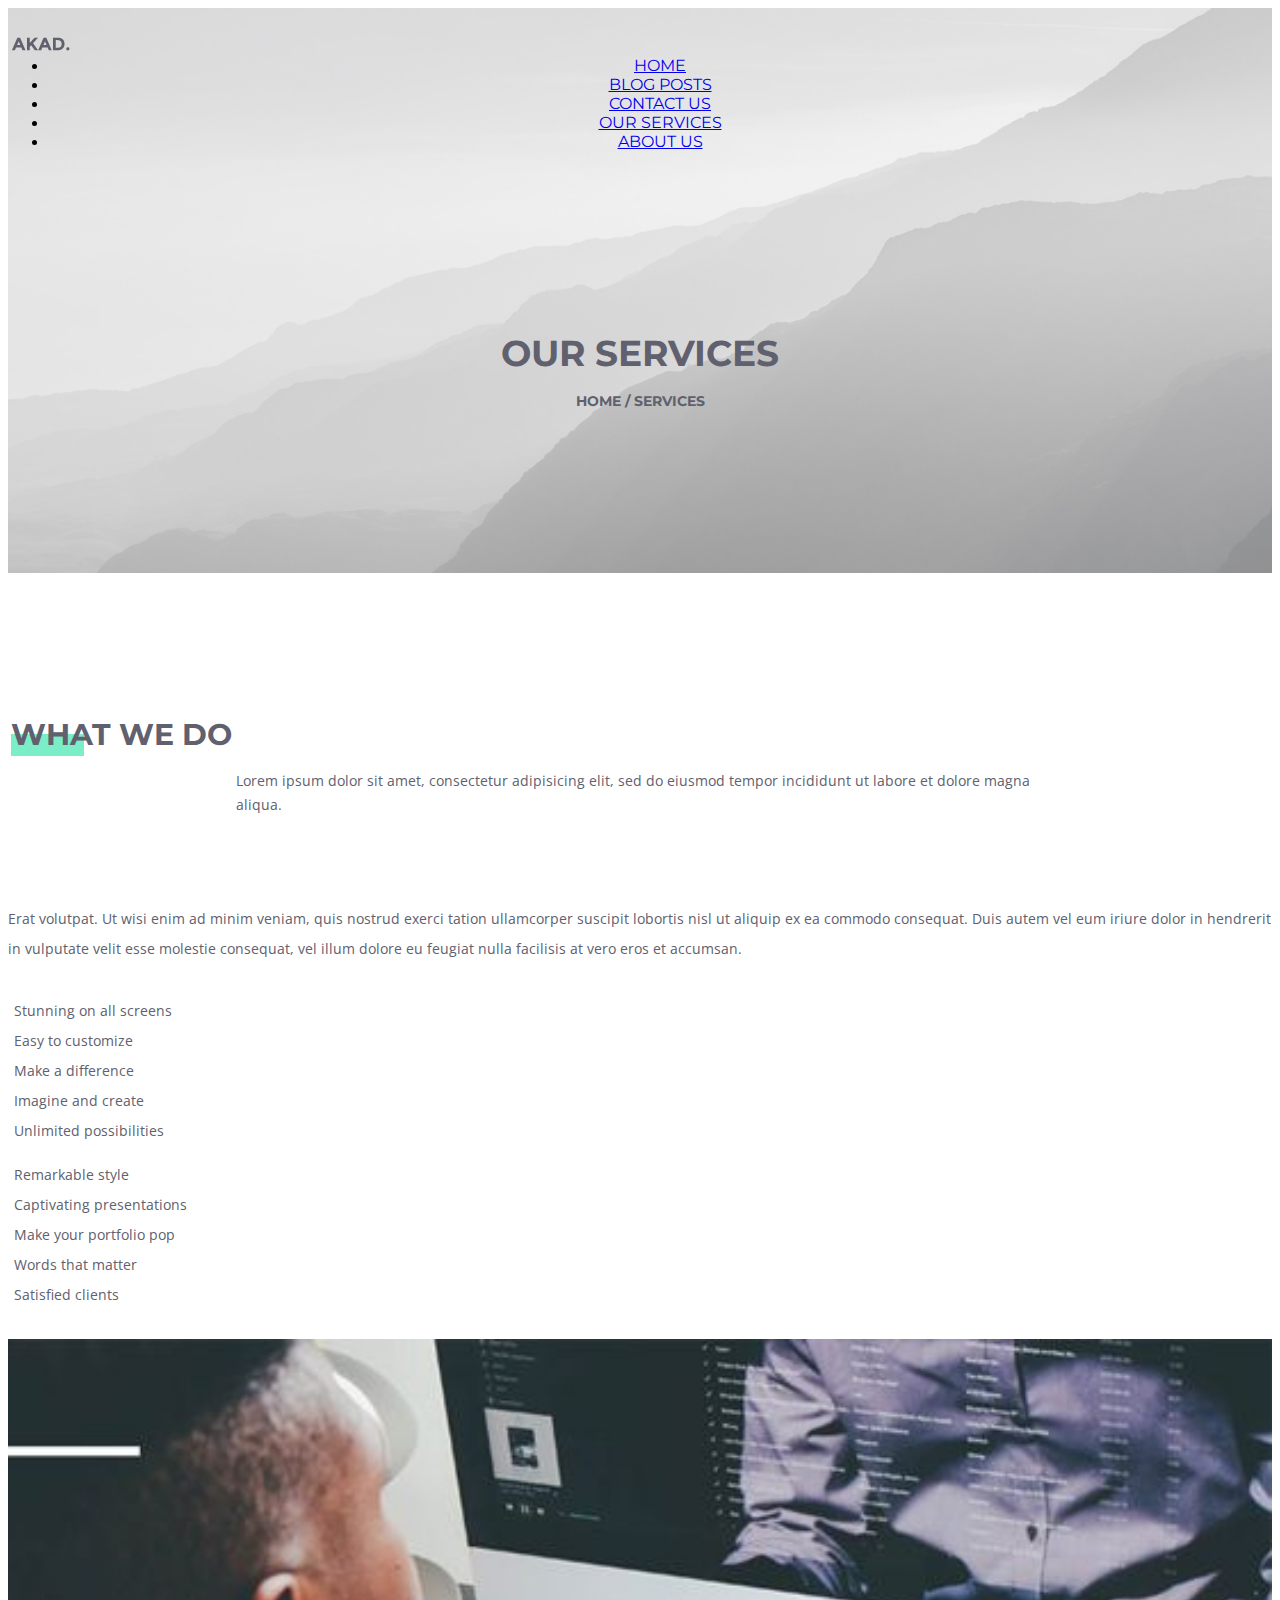
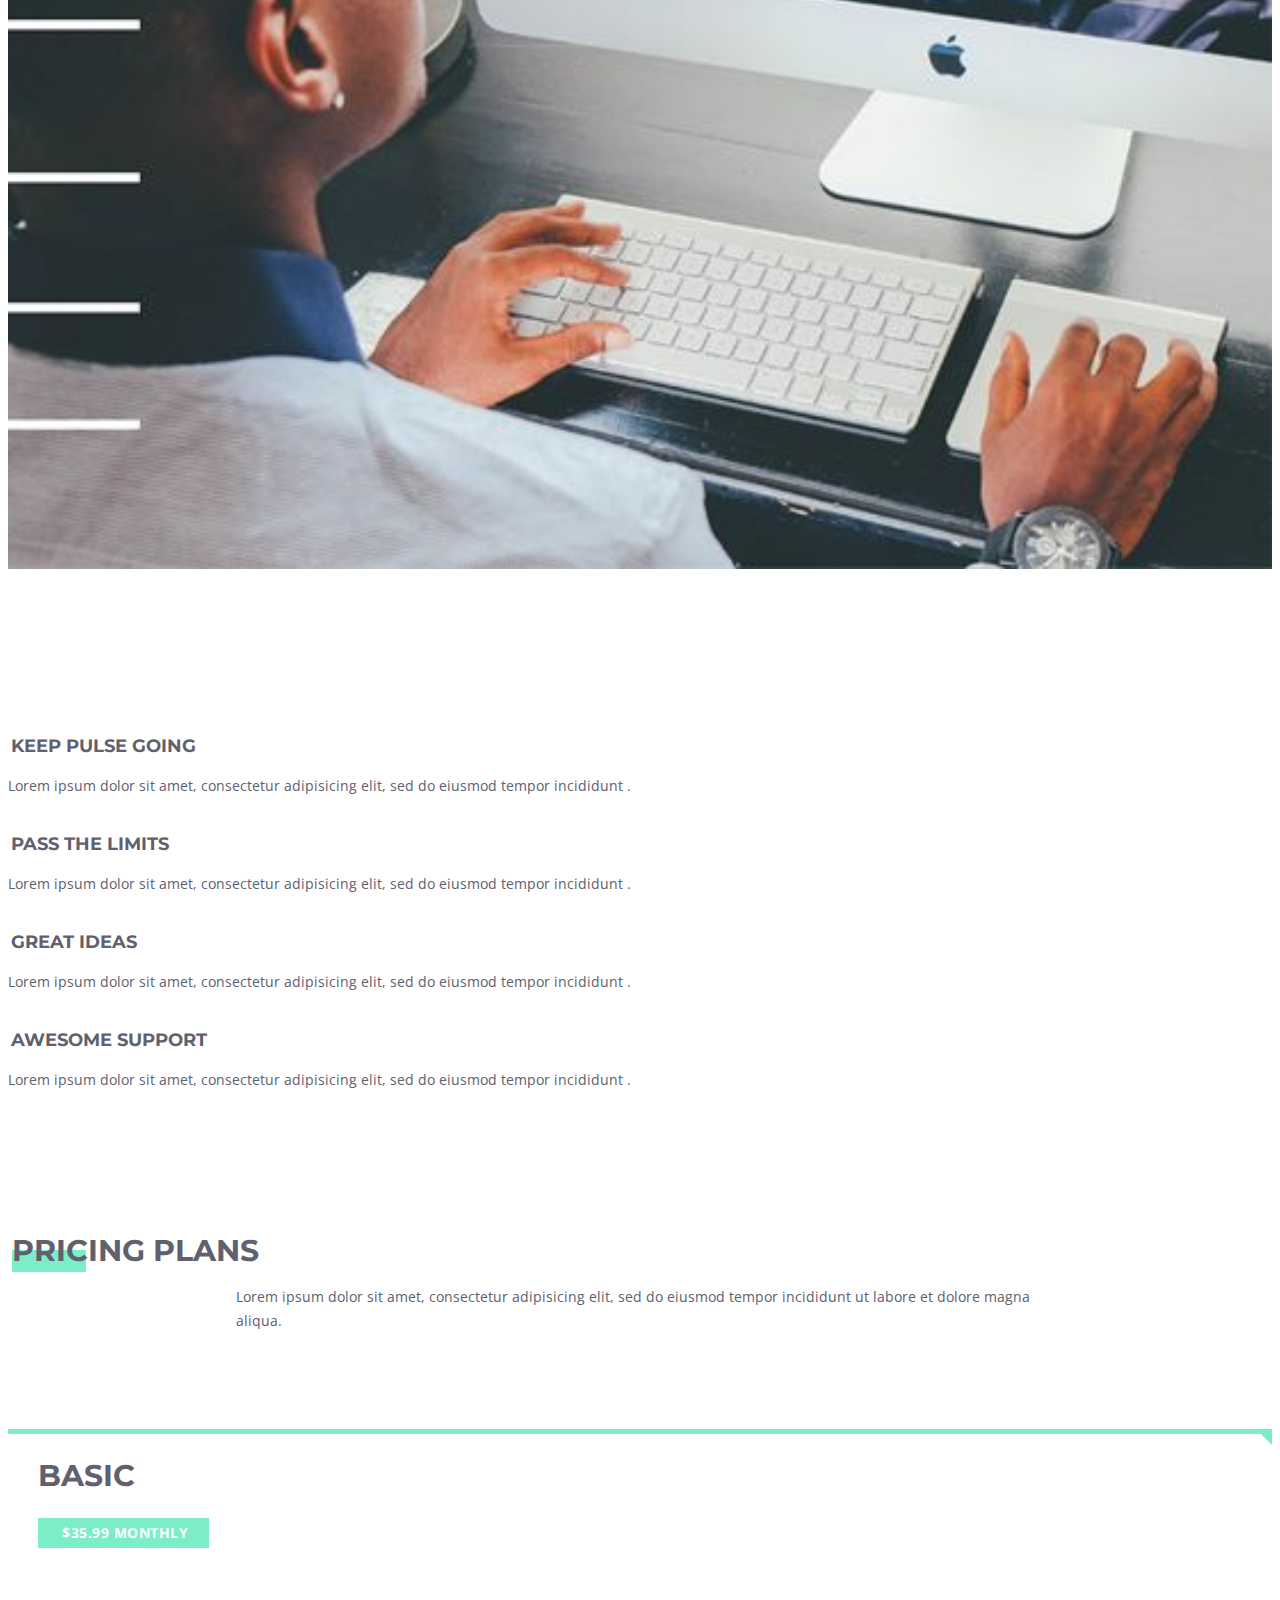
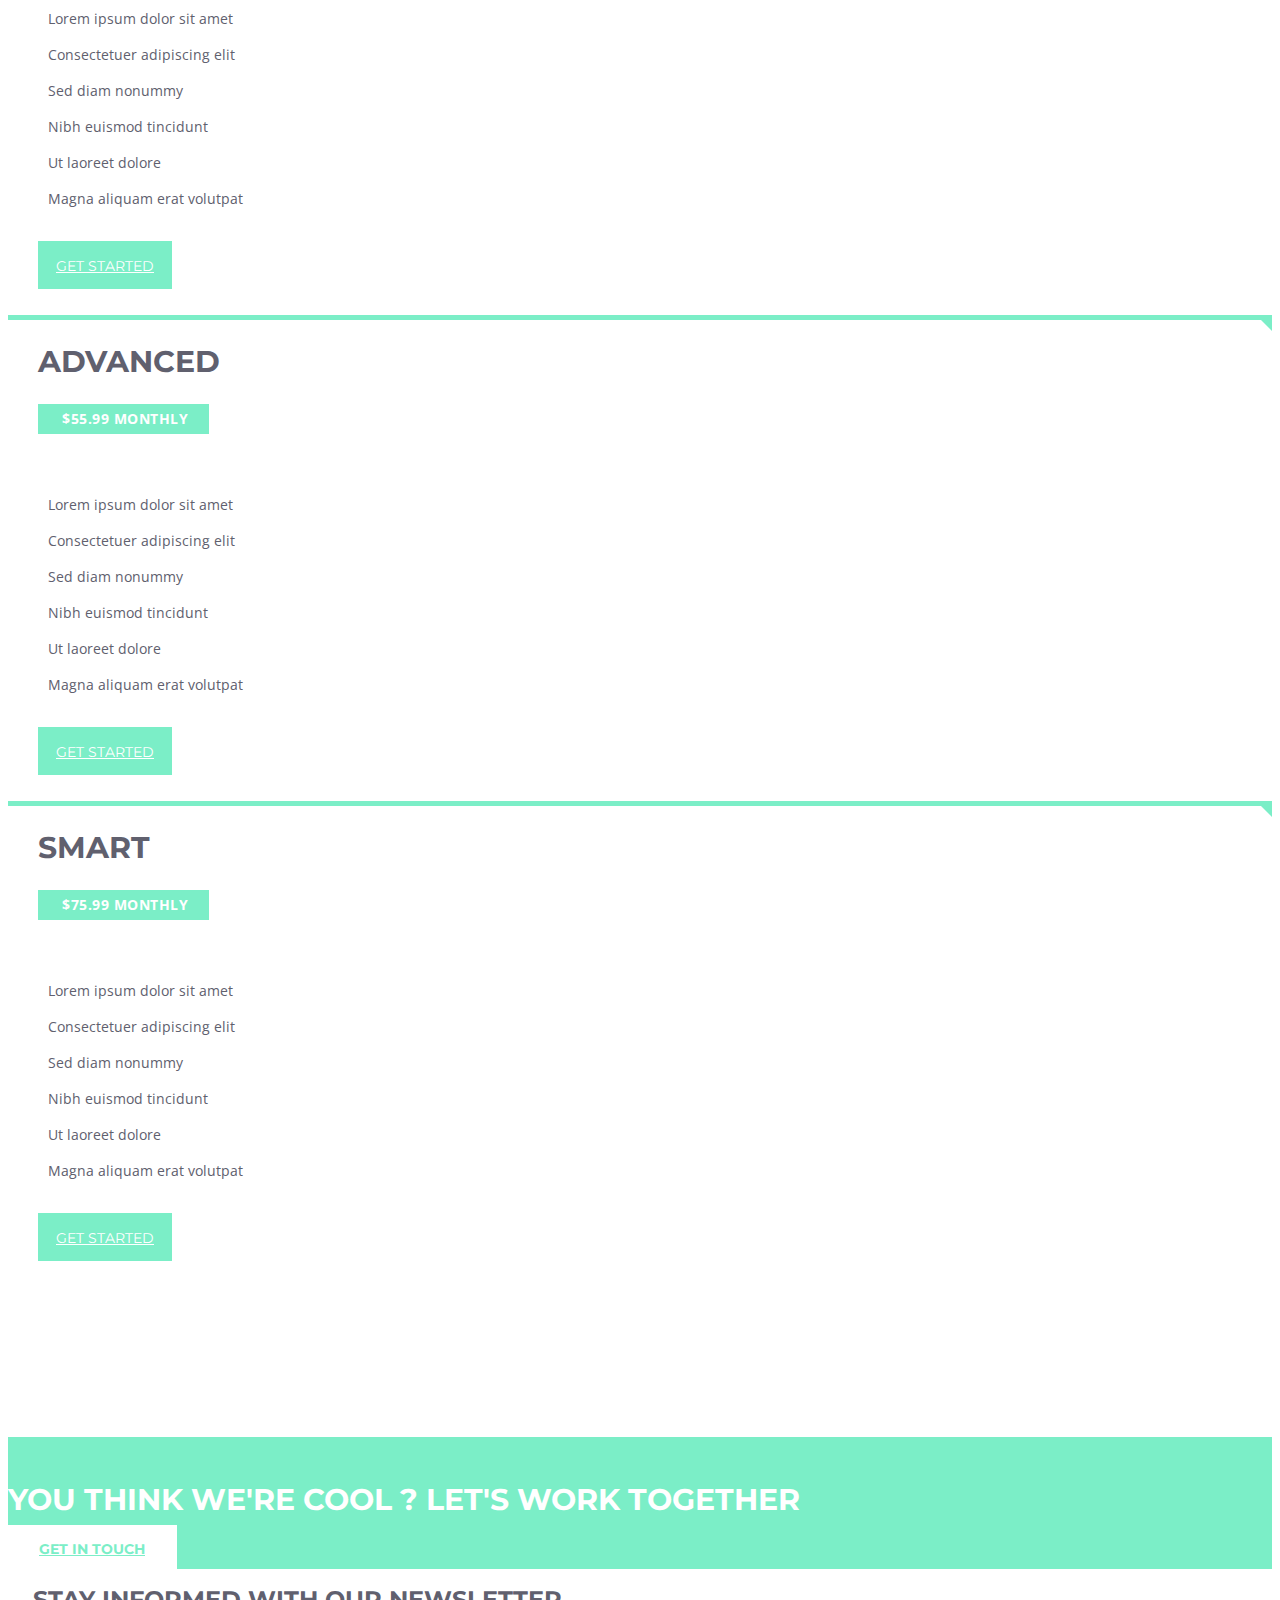
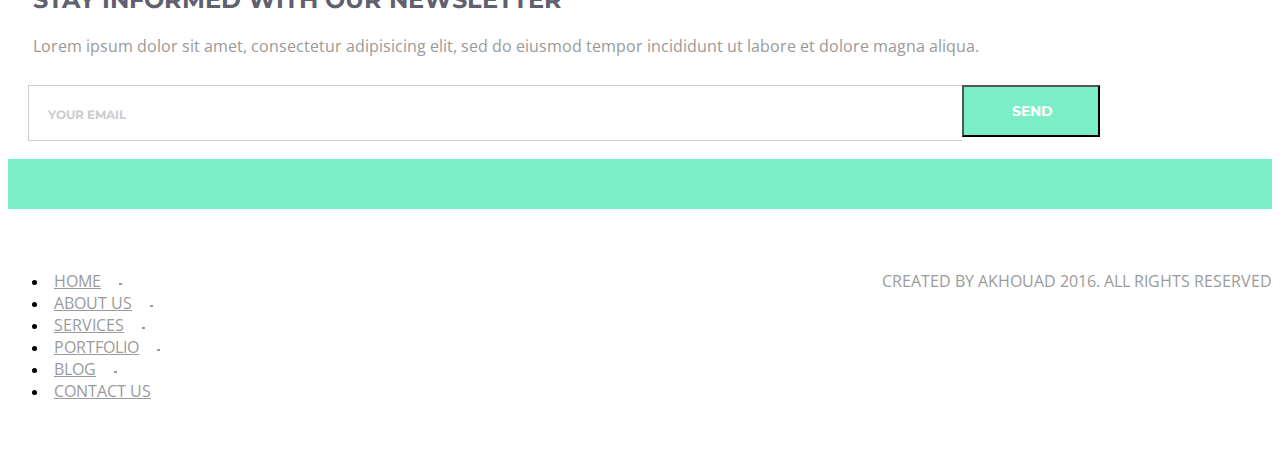
<file: AKAD/services.html>
<!DOCTYPE html>
<html lang="en">
<head>
	<meta charset="UTF-8">
	<meta name="viewport" content="width=device-width, initial-scale=1.0">
	<link rel="shortcut icon" href="" type="image/x-icon"/>
	<link rel="stylesheet" href="http://code.ionicframework.com/ionicons/2.0.1/css/ionicons.min.css">
	<link rel="stylesheet" href="https://maxcdn.bootstrapcdn.com/font-awesome/4.5.0/css/font-awesome.min.css">
	<script   src="https://code.jquery.com/jquery-2.2.3.min.js"   integrity="sha256-a23g1Nt4dtEYOj7bR+vTu7+T8VP13humZFBJNIYoEJo="   crossorigin="anonymous"></script>
	<script src="https://maxcdn.bootstrapcdn.com/bootstrap/3.3.6/js/bootstrap.min.js" integrity="sha384-0mSbJDEHialfmuBBQP6A4Qrprq5OVfW37PRR3j5ELqxss1yVqOtnepnHVP9aJ7xS" crossorigin="anonymous"></script>
	<script type="text/javascript" src="js/global.js"></script>
	<link rel="stylesheet" href="https://maxcdn.bootstrapcdn.com/bootstrap/3.3.6/css/bootstrap.min.css" integrity="sha384-1q8mTJOASx8j1Au+a5WDVnPi2lkFfwwEAa8hDDdjZlpLegxhjVME1fgjWPGmkzs7" crossorigin="anonymous"> 
	<link rel="stylesheet" href="css/style.css">
	<title>Creative Agency</title>
</head>
<body>
	<header class="service">
		<div class="container">
			<nav class="navbar navbar-default">
    <!-- Brand and toggle get grouped for better mobile display -->
			    <div class="navbar-header">
			      <button type="button" class="navbar-toggle collapsed" data-toggle="collapse" data-target="#bs-example-navbar-collapse-1" aria-expanded="false">
			        <span class="sr-only">Toggle navigation</span>
			        <span class="icon-bar f"></span>
			        <span class="icon-bar s"></span>
			        <span class="icon-bar t"></span>
			      </button>
			      <a class="navbar-brand" href="#">
			      <img src="images/homepage/label.png" alt="">
			      </a>
			    </div>

			    <!-- Collect the nav links, forms, and other content for toggling -->
			    <div class="collapse navbar-collapse" id="bs-example-navbar-collapse-1">
			      <ul class="nav navbar-nav navbar-right">
			        <li><a href="index.html">Home</a></li>
			        <li><a href="blog.html">Blog Posts</a></li>
			        <li><a href="contact.html">Contact Us</a></li>
			        <li><a href="services.html">Our Services</a></li>
			        <li><a href="about.html">About Us</a></li>
			      </ul>
			    </div><!-- /.navbar-collapse -->
			</nav>
			<h1>our services</h1>
			<h2>home / services</h2>
		</div>
	</header>
	<section class="services text-center">
		<div class="container">
			<h2><span class="green-block">Wha</span>t we do</h2>
			<p class="under-text">Lorem ipsum dolor sit amet, consectetur adipisicing elit, sed do eiusmod tempor incididunt ut labore et dolore magna aliqua.</p>
			<div class="row text-left">
				<div class="col-md-6 col-sm-6">
					<p class="under-details">Erat volutpat. Ut wisi enim ad minim veniam, quis nostrud exerci tation ullamcorper suscipit lobortis nisl ut aliquip ex ea commodo consequat. Duis autem vel eum iriure dolor in hendrerit in vulputate velit esse molestie consequat, vel illum dolore eu feugiat nulla facilisis at vero eros et accumsan.</p>
					<div class="col-md-6 col-sm-6 left-padding">
						<p class="icon-checkbox">
							<i class="ion-android-checkbox"></i> Stunning on all screens <br>
							<i class="ion-android-checkbox"></i> Easy to customize <br>
							<i class="ion-android-checkbox"></i> Make a difference <br>
							<i class="ion-android-checkbox"></i> Imagine and create <br>
							<i class="ion-android-checkbox"></i> Unlimited possibilities	<br>
						</p>
					</div>
					<div class="col-md-6 col-sm-6 right-padding">
						<p class="icon-checkbox last">
							<i class="ion-android-checkbox"></i> Remarkable style <br>
							<i class="ion-android-checkbox"></i> Captivating presentations <br>
							<i class="ion-android-checkbox"></i> Make your portfolio pop <br>
							<i class="ion-android-checkbox"></i> Words that matter <br>
							<i class="ion-android-checkbox"></i> Satisfied clients	<br>
						</p>
					</div>
				</div>
				<div class="col-md-6 col-sm-6">
					<img src="images/services/services1.jpg" alt="">
				</div>
			</div>
		</div>
	</section>
	<section class="levels">
		<div class="container">
			<div class="row">
				<div class="col-md-3 col-sm-3 text-center">
					<span class="green-block"><i class="ion-ios-pulse"></i></span>
					<h4>KEEP PULSE GOING</h4>
					<p class="under-details">Lorem ipsum dolor sit amet, consectetur adipisicing elit, sed do eiusmod tempor incididunt .</p>
				</div>
				<div class="col-md-3 col-sm-3 text-center">
					<span class="green-block"><i class="ion-ios-infinite-outline"></i></span>
					<h4>PASS THE LIMITS</h4>
					<p class="under-details">Lorem ipsum dolor sit amet, consectetur adipisicing elit, sed do eiusmod tempor incididunt .</p>
				</div>
				<div class="col-md-3 col-sm-3 text-center lamp">
					<span class="green-block"><i class="ion-ios-lightbulb-outline"></i></span>
					<h4>GREAT IDEAS</h4>
					<p class="under-details">Lorem ipsum dolor sit amet, consectetur adipisicing elit, sed do eiusmod tempor incididunt .</p>
				</div>
				<div class="col-md-3 col-sm-3 text-center">
					<span class="green-block"><i class="ion-ios-settings"></i></span>
					<h4>AWESOME SUPPORT</h4>
					<p class="under-details">Lorem ipsum dolor sit amet, consectetur adipisicing elit, sed do eiusmod tempor incididunt .</p>
				</div>
			</div>
		</div>
	</section>
	<section class="price-plan text-center">
		<div class="container">
			<h2><span class="green-block">pric</span>ing plans</h2>
			<p class="under-text">Lorem ipsum dolor sit amet, consectetur adipisicing elit, sed do eiusmod tempor incididunt ut labore et dolore magna aliqua.</p>
			<div class="row">
				<div class="col-md-4 col-sm-4 text-left">
					<div class="offer-type">
						<h2>BASIC</h2>
						<p class="price-day">$35.99 Monthly</p>
						<p class="icon-checkbox">
							<i class="ion-android-checkbox"></i>Lorem ipsum dolor sit amet <br>
							<i class="ion-android-checkbox"></i>Consectetuer adipiscing elit <br>
							<i class="ion-android-checkbox"></i>Sed diam nonummy <br>
							<i class="ion-android-checkbox"></i>Nibh euismod tincidunt <br>
							<i class="ion-android-checkbox"></i>Ut laoreet dolore <br>
							<i class="ion-android-checkbox"></i>Magna aliquam erat volutpat 
						</p>
						<a href="#" class="btn btn-green">get started</a>
					</div>
				</div>
				<div class="col-md-4 col-sm-4 text-left">
					<div class="offer-type">
						<h2>ADVANCED</h2>
						<p class="price-day">$55.99 Monthly</p>
						<p class="icon-checkbox">
							<i class="ion-android-checkbox"></i>Lorem ipsum dolor sit amet <br>
							<i class="ion-android-checkbox"></i>Consectetuer adipiscing elit <br>
							<i class="ion-android-checkbox"></i>Sed diam nonummy <br>
							<i class="ion-android-checkbox"></i>Nibh euismod tincidunt <br>
							<i class="ion-android-checkbox"></i>Ut laoreet dolore <br>
							<i class="ion-android-checkbox"></i>Magna aliquam erat volutpat 
						</p>
						<a href="#" class="btn btn-green">get started</a>
					</div>
				</div><div class="col-md-4 col-sm-4 text-left">
					<div class="offer-type">
						<h2>smart</h2>
						<p class="price-day">$75.99 Monthly</p>
						<p class="icon-checkbox">
							<i class="ion-android-checkbox"></i>Lorem ipsum dolor sit amet <br>
							<i class="ion-android-checkbox"></i>Consectetuer adipiscing elit <br>
							<i class="ion-android-checkbox"></i>Sed diam nonummy <br>
							<i class="ion-android-checkbox"></i>Nibh euismod tincidunt <br>
							<i class="ion-android-checkbox"></i>Ut laoreet dolore <br>
							<i class="ion-android-checkbox"></i>Magna aliquam erat volutpat 
						</p>
						<a href="#" class="btn btn-green">get started</a>
					</div>
				</div>
			</div>
		</div>
	</section>
	<footer>
		<footer class="green-bg">
			<div class="container">
						<div class="row">
							<div class="col-md-6">
							<div class="left-side">
								<h2>YOU THINK WE'RE COOL ? LET'S WORK TOGETHER</h2>
								<a href="#" class="btn btn-white">get in touch</a>
							</div>
						</div>
						<div class="col-md-6">
							<div class="right-side">
								<h3>STAY INFORMED WITH OUR NEWSLETTER</h3>
								<p class="under-text">Lorem ipsum dolor sit amet, consectetur adipisicing elit, sed do eiusmod tempor incididunt ut labore et dolore magna aliqua.</p>
								<form action="#" class="form-inline">
									<input type="email" required="required" placeholder="your email">
									<button type="submit" class="btn btn-green">send</button>
								</form>
							</div>
						</div>
					</div>
			</div>
		</footer>
		<footer class="white-bg">
			<div class="container">
				<ul class="list-unstyled list-inline">
					<li><a href="index.html">Home</a></li>
					<li><a href="about.html">about us</a></li>
					<li><a href="services.html">services</a></li>
					<li><a href="#">portfolio</a></li>
					<li><a href="blog.html">blog</a></li>
					<li><a href="contact.html">contact us</a></li>
				</ul>
				<div class="icons pull-right text-right">
					<p class="all-rights">Created by akhouad 2016. All Rights Reserved</p>
					<a href="#"><i class="ion-social-facebook"></i></a>
					<a href="#"><i class="ion-social-twitter"></i></a>
					<a href="#"><i class="ion-social-youtube"></i></a>
					<a href="#"><i class="ion-social-linkedin"></i></a>
					<a href="#"><i class="ion-social-pinterest"></i></a>
					<a href="#"><i class="ion-social-instagram"></i></a>
				</div>
			</div>
		</footer>
	</footer>
</body>
</html>
</file>
<file: AKAD/css/style.css>
@import url(https://fonts.googleapis.com/css?family=Montserrat:400,700);
@import url(https://fonts.googleapis.com/css?family=Open+Sans);
.btn {
  font-family: "Montserrat", sans-serif;
  border-radius: 0px;
  text-transform: uppercase; }
  .btn-green {
    color: #fff;
    font-size: 14px;
    font-weight: 700;
    line-height: normal;
    background: #7beec7; }
    header .btn-green {
      padding: 16px 35px 14px 39px;
      position: relative;
      bottom: -19px; }
      @media screen and (max-width: 480px) {
        header .btn-green {
          right: calc(50% - 82px); } }
    footer .right-side form .btn-green {
      padding: 15px 45px 15px 48px;
      vertical-align: top; }
    .team .gray-block .btn-green {
      padding: 17px 37px 13px 37px;
      margin-top: 0px; }
      @media screen and (max-width: 991px) {
        .team .gray-block .btn-green {
          margin-right: 0px; } }
    .contacts .btn-green {
      padding: 16px 61px 14px 63px;
      margin-bottom: 96px; }
      @media screen and (max-width: 480px) {
        .contacts .btn-green {
          margin-bottom: 30px; } }
    .labels .btn-green {
      display: inline-block;
      padding: 4px 9px;
      margin-bottom: 31px; }
    .price-plan .offer-type .btn-green {
      font-weight: 400;
      padding: 16px 18px 14px 18px; }
    .btn-green:hover {
      color: #60606e; }
  .btn-white {
    color: #7beec7;
    font-size: 14px;
    font-weight: 700;
    line-height: normal;
    background: #fff; }
    footer .left-side .btn-white {
      padding: 15px 32px 14px 31px; }

a {
  text-transform: uppercase;
  font-family: "Open Sans", sans-serif; }
  h4 ~ a {
    display: block;
    color: #999;
    font-size: 14px;
    font-weight: 400;
    line-height: normal;
    margin-top: 11px; }
    h4 ~ a:hover {
      color: #60606e;
      text-decoration: none; }
    @media screen and (max-width: 1199px) {
      h4 ~ a {
        margin-right: -22px; } }
    @media screen and (max-width: 991px) {
      h4 ~ a {
        margin-right: -77px; } }
    @media screen and (max-width: 767px) {
      h4 ~ a {
        margin-right: 0px; } }
  .blog-block a.cont_read {
    font-family: "Montserrat", sans-serif;
    display: block;
    color: #60606e;
    font-size: 14px;
    font-weight: 700;
    line-height: normal;
    margin-top: 0px;
    margin-bottom: 100px; }
    @media screen and (max-width: 480px) {
      .blog-block a.cont_read {
        margin-bottom: 30px; } }
    .blog-block a.cont_read i[class*="ion-"] {
      color: #60606e;
      font-size: 14px;
      font-weight: 400;
      line-height: normal;
      padding-left: 5px; }
  .blog-block a.likes_com {
    display: inline-block;
    margin-right: 16px;
    margin-top: 0px; }
    @media screen and (max-width: 584px) {
      .blog-block a.likes_com {
        margin-right: 9px; } }
  .blog-block a.category, .blog-block a.archiv {
    text-transform: none; }
  .contacts address a {
    display: inline-block;
    font-family: "Open Sans", sans-serif;
    color: #999;
    font-size: 14px;
    font-weight: 700;
    line-height: normal;
    text-transform: none;
    letter-spacing: 0.5px; }
    .contacts address a:hover {
      color: #60606e;
      text-decoration: none; }
  .contacts address ~ a {
    display: inline-block;
    margin-top: 0px;
    margin-right: 14px; }
  a:hover {
    text-decoration: none; }
  a:focus {
    text-decoration: none; }

.navbar-default {
  background: none;
  border: none; }

.navbar-collapse {
  border: none; }
  .homepage .navbar-collapse {
    padding-left: 0px;
    padding-right: 0px; }
  .blog .navbar-collapse {
    padding-left: 0px;
    padding-right: 5.7%; }
  .contact .navbar-collapse {
    padding-left: 0px;
    padding-right: 4.7%; }
  .service .navbar-collapse {
    padding-left: 0px;
    padding-right: 0px; }

.homepage .navbar-brand {
  padding: 0px;
  margin-top: 43px;
  height: 0px;
  margin-bottom: 0px; }
.blog .navbar-brand, .about .navbar-brand, .contact .navbar-brand, .service .navbar-brand {
  padding: 0px;
  margin-top: 43px;
  height: 0px;
  margin-bottom: 0px; }

.nav > li > a {
  font-family: "Montserrat", sans-serif;
  padding-top: 20px;
  margin-top: 23px;
  text-transform: uppercase; }

.navbar-toggle {
  border: none;
  padding: 0px;
  margin-top: 43px;
  margin-bottom: 0px;
  -webkit-border-radius: 0px;
  border-radius: 0px; }

header.homepage {
  background: url("../images/homepage/bg.jpg") no-repeat center center;
  -webkit-background-size: cover;
  -o-background-size: cover;
  background-size: cover; }
header.blog {
  background: url("../images/blog/bg.jpg") no-repeat center center;
  -webkit-background-size: cover;
  -o-background-size: cover;
  background-size: cover;
  padding-bottom: 163px; }
header.about {
  background: url("../images/about/bg.jpg") no-repeat center center;
  -webkit-background-size: cover;
  -o-background-size: cover;
  background-size: cover;
  padding-bottom: 163px; }
header.contact {
  background: url("../images/contact/bg.jpg") no-repeat center center;
  -webkit-background-size: cover;
  -o-background-size: cover;
  background-size: cover;
  padding-bottom: 163px; }
header.service {
  background: url("../images/services/bg.jpg") no-repeat center center;
  -webkit-background-size: cover;
  -o-background-size: cover;
  background-size: cover;
  padding-bottom: 163px; }

.navbar-default .navbar-toggle .icon-bar {
  background: #60606e;
  height: 1px;
  border-radius: 0px;
  margin-bottom: 6px; }
.navbar-default .navbar-toggle:hover {
  background: none; }
.navbar-default .navbar-toggle:focus {
  background: none; }

.navbar-nav {
  margin: 0px;
  border-top: none;
  text-align: center; }

.navbar-default .navbar-toggle .icon-bar.f {
  width: 31px !important; }

.navbar-default .navbar-toggle .icon-bar.s {
  width: 15px; }

.navbar-default .navbar-toggle .icon-bar.t {
  width: 23px; }

.before-h1 {
  font-family: "Montserrat", sans-serif;
  display: inline-block;
  text-transform: uppercase;
  color: #60606e;
  font-size: 18px;
  font-weight: 700;
  line-height: normal;
  background: #7beec7;
  padding: 7px 17px 2px 21px;
  margin-top: 125px; }
  @media screen and (max-width: 480px) {
    .before-h1 {
      margin-top: 60px; } }

.green-block {
  position: relative;
  z-index: 1; }

.green-block:before {
  content: "";
  position: absolute;
  top: 48%;
  height: 60%;
  width: 98%;
  background: #7beec7;
  z-index: -1; }
  .services .green-block:before {
    width: 90%; }
  .levels .green-block:before {
    top: -45%;
    left: -10%;
    height: 127%;
    width: 92%; }
  .levels .lamp .green-block:before {
    left: -47%;
    width: 144%; }

.img_bg {
  position: absolute;
  top: -22px; }
  @media screen and (max-width: 991px) {
    .img_bg {
      width: 100%;
      position: static; } }
  @media screen and (max-width: 480px) {
    .img_bg {
      margin-bottom: 30px; } }

p {
  font-family: "Open Sans", sans-serif; }
  p.under-text {
    color: #60606e;
    font-size: 16px;
    font-weight: 400;
    line-height: 24px; }
    header p.under-text {
      margin-bottom: 145px; }
      @media screen and (max-width: 480px) {
        header p.under-text {
          margin-bottom: 60px; } }
    header h2 + p.under-text {
      line-height: 30px;
      margin-bottom: 0px; }
      @media screen and (max-width: 767px) {
        header h2 + p.under-text {
          text-align: center; } }
    .choose-block p.under-text, .portfolio p.under-text {
      font-size: 14px;
      padding-left: 18.2%;
      padding-right: 18%;
      line-height: 24px;
      margin-bottom: 97px; }
      @media screen and (max-width: 621px) {
        .choose-block p.under-text, .portfolio p.under-text {
          padding-left: 0px;
          padding-right: 0px; } }
      @media screen and (max-width: 480px) {
        .choose-block p.under-text, .portfolio p.under-text {
          margin-bottom: 50px; } }
    .portfolio p.under-text {
      padding-left: 12%;
      padding-right: 17%;
      margin-bottom: 85px; }
      @media screen and (max-width: 621px) {
        .portfolio p.under-text {
          padding-left: 0px;
          padding-right: 0px; } }
      @media screen and (max-width: 480px) {
        .portfolio p.under-text {
          margin-bottom: 60px; } }
    footer .right-side p.under-text {
      color: #999;
      margin-bottom: 27px; }
  footer .white-bg p.all-rights {
    color: #9a9a9a;
    line-height: normal;
    margin-bottom: 21px;
    text-transform: uppercase; }
  .blog-block p {
    font-family: "Montserrat", sans-serif;
    margin-bottom: 0px;
    vertical-align: top; }
    .blog-block p.comments, .blog-block p.likes {
      color: #ccc;
      font-size: 14px;
      font-weight: 400;
      line-height: normal;
      display: inline-block;
      padding: 7px 0px 0px; }
    .blog-block p.date {
      display: inline-block;
      color: #fff;
      font-size: 14px;
      font-weight: 400;
      line-height: normal;
      padding: 7px 23px 5px 15px;
      margin-right: 11px;
      background: #7beec7;
      text-transform: uppercase; }
    .blog-block p.under-text {
      font-family: "Open Sans", sans-serif;
      color: #999;
      font-size: 14px;
      font-weight: 400;
      line-height: 24px;
      margin-bottom: 18px;
      padding-left: 2px; }
    .blog-block p.categories, .blog-block p.archives {
      font-family: "Open Sans", sans-serif;
      color: #60606e;
      font-size: 14px;
      font-weight: 400;
      line-height: normal;
      padding: 17px 0px 15px 15px;
      border-bottom: 1px solid #bfbfbf; }
      .blog-block p.categories.last, .blog-block p.archives.last {
        padding-top: 15px; }
  section.what_we_do p {
    font-family: "Open Sans", sans-serif; }
    section.what_we_do p.under-details {
      color: #60606e;
      font-size: 14px;
      font-weight: 700;
      line-height: normal;
      margin-bottom: 18px;
      padding-left: 1px;
      text-transform: uppercase;
      letter-spacing: 0.6px; }
    section.what_we_do p.under-text {
      color: rgba(96, 96, 110, 0.5);
      font-size: 14px;
      font-weight: 400;
      line-height: 30px;
      margin-bottom: 0px; }
      @media screen and (max-width: 480px) {
        section.what_we_do p.under-text {
          margin-bottom: 30px; } }
  section.benefits p {
    font-family: "Open Sans", sans-serif; }
    section.benefits p.under-text {
      color: rgba(96, 96, 110, 0.5);
      font-size: 14px;
      font-weight: 400;
      line-height: 24px;
      padding: 0% 18%;
      margin-bottom: 95px; }
      @media screen and (max-width: 480px) {
        section.benefits p.under-text {
          margin-bottom: 30px; } }
    section.benefits p.under-details {
      color: rgba(96, 96, 110, 0.5);
      font-size: 14px;
      font-weight: 400;
      line-height: 30px;
      margin-top: 9px;
      margin-bottom: 45px; }
      @media screen and (max-width: 480px) {
        section.benefits p.under-details {
          margin-bottom: 30px; } }
  section.team p.under-text {
    color: rgba(96, 96, 110, 0.5);
    font-size: 14px;
    font-weight: 400;
    line-height: 24px;
    padding: 0% 18%;
    margin-bottom: 96px; }
    @media screen and (max-width: 480px) {
      section.team p.under-text {
        margin-bottom: 30px;
        padding: 0px; } }
  section.labels p.under-text {
    color: rgba(96, 96, 110, 0.5);
    font-size: 14px;
    font-weight: 400;
    line-height: 30px;
    margin-bottom: 15px;
    padding-right: 0.5%; }
  section.contacts p.under-text {
    font-family: "Open Sans", sans-serif;
    color: #999;
    font-size: 14px;
    font-weight: 400;
    line-height: 30px;
    margin-bottom: 15px; }
  section.services p.under-text {
    color: #60606e;
    font-size: 14px;
    font-weight: 400;
    line-height: 24px;
    padding: 0% 18%;
    margin-bottom: 87px; }
    @media screen and (max-width: 767px) {
      section.services p.under-text {
        padding: 0px; } }
    @media screen and (max-width: 480px) {
      section.services p.under-text {
        margin-bottom: 30px; } }
  section.services p.under-details, section.services p.icon-checkbox {
    color: #60606e;
    font-size: 14px;
    font-weight: 400;
    line-height: 30px;
    padding: 0%;
    margin-bottom: 32px; }
    @media screen and (max-width: 767px) {
      section.services p.under-details, section.services p.icon-checkbox {
        text-align: center; } }
  section.services p.icon-checkbox {
    margin-bottom: 0px; }
    section.services p.icon-checkbox.last {
      margin-bottom: 20px; }
  section.levels p.under-details {
    color: #60606e;
    font-size: 14px;
    font-weight: 400;
    line-height: 30px;
    padding: 0%;
    margin-bottom: 32px; }
  section.price-plan p {
    color: #60606e;
    font-size: 14px;
    font-weight: 400;
    line-height: 24px;
    margin-bottom: 96px;
    padding: 0% 18%; }
    @media screen and (max-width: 480px) {
      section.price-plan p {
        margin-bottom: 30px; } }
    @media screen and (max-width: 767px) {
      section.price-plan p {
        padding: 0px; } }
    section.price-plan p.icon-checkbox {
      padding: 0px;
      margin-bottom: 40px;
      line-height: 36px; }
    section.price-plan p.price-day {
      display: inline-block;
      padding: 5px 21px 6px 24px;
      background: #7beec7;
      color: #fff;
      font-size: 14px;
      font-weight: 700;
      line-height: normal;
      text-transform: uppercase;
      margin-bottom: 39px;
      letter-spacing: 0.5px; }

h1 {
  font-family: "Montserrat", sans-serif;
  text-transform: uppercase; }
  header.homepage h1 {
    color: #60606e;
    font-size: 48px;
    font-weight: 700;
    line-height: normal;
    border: 10px solid #60606e;
    padding: 9px 0px 12px;
    margin-top: 0px;
    margin-bottom: 24px; }
  header.blog h1, header.about h1, header.contact h1, header.service h1 {
    color: #60606e;
    font-size: 36px;
    font-weight: 700;
    line-height: normal;
    text-align: center;
    margin-top: 180px;
    margin-bottom: 17px; }
    @media screen and (max-width: 480px) {
      header.blog h1, header.about h1, header.contact h1, header.service h1 {
        margin-top: 60px; } }

h2 {
  font-family: "Montserrat", sans-serif;
  color: #60606e;
  font-size: 30px;
  font-weight: 700;
  line-height: normal;
  margin-top: 0px;
  text-transform: uppercase; }
  header h2 {
    margin-bottom: 12px; }
    @media screen and (max-width: 767px) {
      header h2 {
        text-align: center; } }
  .choose-block h2 {
    margin-bottom: 16px; }
  .portfolio h2 {
    padding-right: 3.5%;
    margin-bottom: 16px; }
  .portfolio .left-menu h2 {
    line-height: 48px;
    margin-bottom: 36px; }
    @media screen and (max-width: 767px) {
      .portfolio .left-menu h2 {
        display: inline-block; } }
    @media screen and (max-width: 584px) {
      .portfolio .left-menu h2 {
        display: block;
        text-align: center; } }
  footer .left-side h2 {
    color: #fff;
    line-height: 48px;
    margin-bottom: 16px; }
  header.blog h2, header.about h2, header.contact h2, header.service h2 {
    color: #60606e;
    font-size: 14px;
    font-weight: 700;
    line-height: normal;
    text-align: center;
    margin-bottom: 0px; }
  section.what_we_do h2 {
    margin-bottom: 17px; }
  section.benefits h2 {
    margin-bottom: 17px; }
  section.team h2 {
    padding-left: 2px;
    margin-bottom: 16px; }
  section.services h2 {
    padding-left: 3px;
    margin-bottom: 16px; }
  section.price-plan h2 {
    margin-bottom: 16px;
    padding-left: 4px; }
  section.price-plan .offer-type h2 {
    padding-left: 0px;
    margin-bottom: 10px; }

h3 {
  font-family: "Montserrat", sans-serif;
  color: #60606e;
  font-size: 24px;
  font-weight: 700;
  line-height: normal;
  margin-top: 0px; }
  footer .right-side h3 {
    line-height: 36px;
    margin-bottom: 3px; }

h4 {
  font-family: "Montserrat", sans-serif;
  color: #60606e;
  font-size: 18px;
  font-weight: 700;
  line-height: normal;
  text-transform: uppercase; }
  .homepage h4 {
    margin-top: 6px;
    margin-bottom: 20px; }
  .choose-block h4 {
    margin-top: 7px;
    margin-bottom: 19px; }
  .blog-block h4 {
    margin-top: 16px;
    margin-bottom: 11px; }
  .benefits h4 {
    display: inline-block;
    margin-left: 14px; }
  .team .gray-block h4 {
    display: inline-block;
    font-family: "Open Sans", sans-serif;
    font-style: italic;
    margin-bottom: 0px;
    margin-top: 10px;
    text-transform: none;
    letter-spacing: -.53px; }
    @media screen and (max-width: 991px) {
      .team .gray-block h4 {
        width: 72%; } }
  .contacts h4 {
    margin-top: 0px;
    margin-bottom: 17px; }
  .levels h4 {
    margin-top: 14px;
    margin-bottom: 8px;
    padding-left: 3px; }

.blog-block h5 {
  color: #60606e;
  font-size: 14px;
  font-weight: 700;
  line-height: normal;
  text-transform: uppercase;
  margin-bottom: 23px;
  margin-top: 47px; }
  .blog-block h5.categories {
    margin-top: 47px;
    margin-bottom: 4px; }
  .blog-block h5.tags {
    margin-bottom: 29px; }
  .blog-block h5.archives {
    margin-top: 43px;
    padding-left: 2px;
    margin-bottom: 4px; }
.mini-posts h5 {
  display: inline-block;
  margin-top: -3px;
  width: 60.9%;
  vertical-align: middle;
  line-height: 18px;
  margin-bottom: 0px; }

.blog-block h5 span {
  font-family: "Open Sans", sans-serif;
  display: block;
  color: #9a9a9a;
  font-size: 12px;
  font-weight: 400;
  line-height: normal;
  text-transform: none; }
.blog-block p.categories span, .blog-block p.archives span {
  padding-right: 14px; }
.blog-block span[class*="tags-"] {
  display: inline-block;
  font-family: "Montserrat", sans-serif;
  color: #999;
  font-size: 12px;
  font-weight: 700;
  line-height: normal;
  background: #e5e5e5;
  text-transform: uppercase;
  vertical-align: top;
  margin-bottom: 5px; }
.blog-block span[class="tags-css"] {
  padding: 8px 22px 7px; }
.blog-block span[class="tags-js"] {
  padding: 7px 12px 7px 11px; }
.blog-block span[class="tags-jq"] {
  padding: 7px 18px 7px 19px; }
.blog-block span[class="tags-html"] {
  padding: 7px 20px 7px 16px; }
.blog-block span[class="tags-bt"] {
  padding: 7px 12px 7px 16px; }

.choose-block {
  padding-top: 241px;
  padding-bottom: 141px; }
  @media screen and (max-width: 480px) {
    .choose-block {
      padding-top: 60px;
      padding-bottom: 60px; } }
  .choose-block .options, .choose-block .design {
    padding: 15px 0px 37px 2px; }
    @media screen and (max-width: 767px) {
      .choose-block .options, .choose-block .design {
        text-align: center; } }
    @media screen and (max-width: 621px) {
      .choose-block .options, .choose-block .design {
        padding: 5px 0px 27px 2px; } }
    .choose-block .options i[class*="ion-"], .choose-block .design i[class*="ion-"] {
      color: #60606e;
      font-size: 36px;
      font-weight: 400;
      line-height: normal; }
  .choose-block .design {
    padding-left: 35px; }
    @media screen and (max-width: 767px) {
      .choose-block .design {
        padding-left: 0px; } }
    .choose-block .design:first-child h4 {
      margin-right: -15px; }
      @media screen and (max-width: 1199px) {
        .choose-block .design:first-child h4 {
          margin-right: -58px; } }
      @media screen and (max-width: 767px) {
        .choose-block .design:first-child h4 {
          margin-right: 0px; } }
    .choose-block .design:last-child h4 {
      padding-left: 4px; }
      @media screen and (max-width: 1199px) {
        .choose-block .design:last-child h4 {
          margin-right: -50px; } }
      @media screen and (max-width: 991px) {
        .choose-block .design:last-child h4 {
          margin-right: -105px; } }
      @media screen and (max-width: 767px) {
        .choose-block .design:last-child h4 {
          margin-right: 0px; } }

@media screen and (max-width: 1199px) {
  .choose-img {
    width: 100%; } }

.portfolio {
  padding-bottom: 132px; }
  @media screen and (max-width: 480px) {
    .portfolio {
      padding-bottom: 60px; } }
  .portfolio ul {
    margin-bottom: 0;
    font-size: 0px; }
    @media screen and (max-width: 767px) {
      .portfolio ul.outer-menu {
        text-align: center; } }
    @media screen and (max-width: 584px) {
      .portfolio ul.outer-menu {
        float: none;
        text-align: center; } }
    .portfolio ul.outer-menu > li a {
      color: #fff;
      font-size: 14px;
      font-weight: 700;
      line-height: normal;
      background: #7beec7;
      margin-bottom: 26px;
      padding: 1px 20px 1px 21px; }
      .portfolio ul.outer-menu > li a:hover {
        background: #60606e; }
    @media screen and (max-width: 767px) {
      .portfolio ul.inner-menu {
        display: none; } }
    .portfolio ul.inner-menu > li a {
      color: #60606e;
      font-size: 14px;
      font-weight: 700;
      line-height: normal;
      background: transparent;
      margin-bottom: 22px;
      padding: 0px 0px 0px 20px; }
      .portfolio ul.inner-menu > li a:hover {
        color: #7beec7;
        background: transparent; }
      @media screen and (max-width: 686px) {
        .portfolio ul.inner-menu > li a {
          padding-left: 0px; } }
    @media screen and (max-width: 767px) {
      .portfolio ul li {
        display: inline-block; } }
    @media screen and (max-width: 686px) {
      .portfolio ul li {
        display: block; } }
    .portfolio ul li a {
      font-family: "Montserrat", sans-serif;
      display: inline-block;
      text-transform: uppercase; }
      .portfolio ul li a:hover {
        text-decoration: none; }
  .portfolio img {
    padding-top: 12px;
    padding-bottom: 18px; }
    @media screen and (max-width: 1199px) {
      .portfolio img {
        width: 100%; } }
    .portfolio img[src="images/homepage/choose3.jpg"] {
      padding-top: 15px; }
  @media screen and (max-width: 767px) {
    .portfolio .left-menu {
      text-align: center; } }

.blog-block {
  padding: 150px 0px 50px; }
  @media screen and (max-width: 480px) {
    .blog-block {
      padding-top: 60px; } }
  .blog-block img {
    padding-bottom: 29px; }
    @media screen and (max-width: 1199px) {
      .blog-block img {
        width: 100%; } }
  .blog-block i[class*="ion-"] {
    display: inline-block;
    color: #ccc;
    font-size: 18px;
    font-weight: 400;
    line-height: normal;
    padding-top: 5px;
    padding-right: 5px; }
  .blog-block i[class="ion-android-favorite"] {
    color: #ea6a6a; }
  .blog-block form {
    position: relative; }
    .blog-block form input[type="text"] {
      background: #ececec;
      height: 40px;
      width: 100%;
      border: none;
      padding: 0px 40px 0px 15px; }
      .blog-block form input[type="text"]::-webkit-input-placeholder {
        font-family: "Montserrat", sans-serif;
        color: #60606e;
        font-size: 12px;
        font-weight: 700;
        line-height: normal;
        text-transform: uppercase; }
      .blog-block form input[type="text"]:focus {
        outline: none; }
    .blog-block form i[class*="ion-"] {
      color: #60606e;
      font-size: 18px;
      font-weight: 400;
      line-height: normal;
      position: absolute;
      right: 13px;
      top: 4px; }
  .blog-block ul {
    margin-bottom: 29px;
    font-size: 0px;
    padding-left: 5px; }
    .blog-block ul li {
      border-bottom: 2px solid #e6e6e6;
      padding-left: 0px;
      padding-right: 0px;
      width: 33.3%;
      text-align: center; }
      .blog-block ul li:hover {
        border-bottom-color: #7beec7; }
        .blog-block ul li:hover a {
          text-decoration: none;
          color: #60606e; }
      .blog-block ul li a {
        display: inline-block;
        font-family: "Montserrat", sans-serif;
        color: #999;
        font-size: 12px;
        font-weight: 700;
        line-height: normal;
        margin-bottom: 17px; }
  .blog-block .mini-posts {
    margin-bottom: 8px; }
    .blog-block .mini-posts img {
      padding-bottom: 0px;
      margin-right: 12px;
      width: 31.5%; }

.what_we_do {
  padding: 143px 0px 149px; }
  @media screen and (max-width: 480px) {
    .what_we_do {
      padding: 60px 0px; } }
  @media screen and (max-width: 767px) {
    .what_we_do {
      text-align: center; } }

.benefits {
  padding-bottom: 91px; }
  @media screen and (max-width: 480px) {
    .benefits {
      padding-bottom: 60px; } }
  @media screen and (max-width: 767px) {
    .benefits div[class*="col-"] {
      text-align: center !important; } }
  .benefits i[class*="ion-"] {
    display: inline-block;
    color: #fff;
    font-size: 30px;
    font-weight: 400;
    line-height: normal;
    background: #7beec7;
    width: 40px;
    height: 40px;
    text-align: center; }
    .benefits i[class*="ion-"]:before {
      vertical-align: middle; }

.team img {
  padding-bottom: 30px; }
  @media screen and (max-width: 1199px) {
    .team img {
      width: 100%; } }
.team .gray-block {
  background: rgba(96, 96, 110, 0.5);
  padding: 49px 31px 65px 29px; }

.labels {
  padding: 150px 0px; }
  @media screen and (max-width: 480px) {
    .labels {
      padding: 60px 0px; } }
  .labels .faces {
    display: inline-block;
    width: 83px;
    height: 82px;
    -webkit-border-radius: 50%;
    border-radius: 50%;
    overflow: hidden;
    border: 1px solid #cdcdcd;
    margin-bottom: 15px; }
  .labels span {
    display: inline-block;
    border-width: 5px;
    border-style: solid;
    -webkit-border-image: linear-gradient(to right, #fff 0%, #fff 3%, #7beec7 3%, #7beec7 33%, #fff 33%, #fff 40%, #60606e 40%, #60606e 55%, #fff 55%, #fff 60%, #60606e 60%, #60606e 76%, #fff 76%, #fff 81%, #60606e 81%, #60606e 97%, #fff 97%, #fff 100%) 0 0 1;
    -moz-border-image: linear-gradient(to right, #fff 0%, #fff 3%, #7beec7 3%, #7beec7 33%, #fff 33%, #fff 40%, #60606e 40%, #60606e 55%, #fff 55%, #fff 60%, #60606e 60%, #60606e 76%, #fff 76%, #fff 81%, #60606e 81%, #60606e 97%, #fff 97%, #fff 100%) 0 0 1;
    -o-border-image: linear-gradient(to right, #fff 0%, #fff 3%, #7beec7 3%, #7beec7 33%, #fff 33%, #fff 40%, #60606e 40%, #60606e 55%, #fff 55%, #fff 60%, #60606e 60%, #60606e 76%, #fff 76%, #fff 81%, #60606e 81%, #60606e 97%, #fff 97%, #fff 100%) 0 0 1;
    border-image: linear-gradient(to right, #fff 0%, #fff 3%, #7beec7 3%, #7beec7 33%, #fff 33%, #fff 40%, #60606e 40%, #60606e 55%, #fff 55%, #fff 60%, #60606e 60%, #60606e 76%, #fff 76%, #fff 81%, #60606e 81%, #60606e 97%, #fff 97%, #fff 100%) 0 0 1; }
    @media screen and (max-width: 991px) {
      .labels span {
        margin-bottom: 30px; } }
  .labels .cover {
    display: inline-block;
    border: 1px solid #d9d9d9;
    width: 100%;
    height: 100px;
    margin-bottom: 30px; }
    .labels .cover img.label1 {
      padding-top: 9px; }
    .labels .cover img.label2 {
      padding-top: 10px; }
    .labels .cover img.label3 {
      padding-top: 11px; }
    .labels .cover img.label4 {
      padding-top: 26px; }
    .labels .cover img.label5 {
      padding-top: 16px; }
    .labels .cover img.label6 {
      padding-top: 9px; }

.contacts {
  font-family: "Montserrat", sans-serif;
  padding: 150px 0px 148px; }
  @media screen and (max-width: 480px) {
    .contacts {
      padding: 60px 0px; } }
  @media screen and (max-width: 767px) {
    .contacts {
      text-align: center; } }
  .contacts form {
    margin-bottom: 0px; }
    .contacts form input, .contacts form textarea {
      border: 1px solid #e5e5e5;
      background: #fefcf9;
      width: 100%;
      height: 49px;
      padding: 10px 19px 9px;
      margin-bottom: 31px;
      color: #ccc;
      font-size: 12px;
      font-weight: 700;
      line-height: 48px; }
      .contacts form input::-webkit-input-placeholder, .contacts form textarea::-webkit-input-placeholder {
        text-transform: uppercase; }
      .contacts form input:focus, .contacts form textarea:focus {
        outline-color: #e5e5e5; }
    .contacts form textarea {
      padding: 17px 19px;
      margin-bottom: 25px;
      height: 200px;
      -webkit-border-radius: 0px;
      border-radius: 0px;
      line-height: normal; }
  .contacts address {
    font-family: "Open Sans", sans-serif;
    color: #999;
    font-size: 14px;
    font-weight: 400;
    line-height: 30px;
    margin-bottom: 17px; }
  .contacts i[class*="ion-"] {
    font-size: 18px; }
  .contacts img {
    width: 100%; }
    @media screen and (max-width: 767px) {
      .contacts img {
        padding-left: 15px;
        padding-top: 30px; } }

.left-padding {
  padding-left: 0px; }
  @media screen and (max-width: 767px) {
    .left-padding {
      padding-right: 0px; } }

.right-padding {
  padding-right: 0px; }
  @media screen and (max-width: 767px) {
    .right-padding {
      padding-left: 0px; } }

.services {
  padding: 143px 0px 148px; }
  @media screen and (max-width: 480px) {
    .services {
      padding: 60px 0px; } }
  .services i[class*="ion-"] {
    color: #7beec7;
    font-size: 14px;
    font-weight: 400;
    line-height: normal;
    margin-right: 6px; }
  .services img {
    padding-top: 9px;
    width: 100%; }

.levels {
  padding-bottom: 105px; }
  @media screen and (max-width: 480px) {
    .levels {
      padding-bottom: 60px; } }
  .levels i[class*="ion-"] {
    color: #60606e;
    font-size: 60px;
    font-weight: 400;
    line-height: normal; }

.price-plan {
  padding-bottom: 150px; }
  @media screen and (max-width: 480px) {
    .price-plan {
      padding-bottom: 60px; } }
  .price-plan .offer-type {
    padding: 23px 32px 40px 30px;
    position: relative;
    border-top: 5px solid #7beec7; }
    @media screen and (max-width: 767px) {
      .price-plan .offer-type {
        text-align: center;
        margin-bottom: 30px; } }
    .price-plan .offer-type:after {
      content: "";
      display: block;
      position: absolute;
      top: 0;
      right: 0;
      border-bottom: 11px solid transparent;
      border-right: 11px solid #7beec7; }
    .price-plan .offer-type:hover {
      box-shadow: 0px 0px 50px 0px rgba(0, 0, 0, 0.25); }
  .price-plan i[class*="ion-"] {
    color: #7beec7;
    font-size: 14px;
    font-weight: 400;
    line-height: normal;
    margin-right: 10px; }

footer.green-bg {
  background: #7beec7;
  padding: 39px 0px 50px; }
  footer.green-bg .left-side {
    padding-top: 0px;
    padding-bottom: 0px; }
    @media screen and (max-width: 991px) {
      footer.green-bg .left-side {
        text-align: center; } }
  footer.green-bg .right-side {
    background: #fff;
    padding: 13px 21px 18px 25px;
    margin-top: 11px; }
    @media screen and (max-width: 584px) {
      footer.green-bg .right-side {
        text-align: center; } }
    footer.green-bg .right-side form {
      font-size: 0px; }
      @media screen and (max-width: 1199px) {
        footer.green-bg .right-side form {
          text-align: center; } }
      @media screen and (max-width: 991px) {
        footer.green-bg .right-side form {
          text-align: left; } }
      @media screen and (max-width: 767px) {
        footer.green-bg .right-side form {
          text-align: center; } }
      footer.green-bg .right-side form input[type="email"] {
        font-family: "Montserrat", sans-serif;
        color: #cdcdcd;
        font-size: 16px;
        font-weight: 700;
        line-height: normal;
        height: 50px;
        border-radius: 0px;
        border: 1px solid #cdcdcd;
        border-right: none;
        margin-left: -5px;
        width: 73.5%;
        padding: 2px 19px;
        margin-bottom: 0px;
        /* @media screen and (max-width:$break991){
        	margin-left: 0px;
        } */ }
        @media screen and (max-width: 1199px) {
          footer.green-bg .right-side form input[type="email"] {
            border-right: 1px solid #cdcdcd;
            margin-bottom: 10px;
            width: 100%; } }
        @media screen and (max-width: 991px) {
          footer.green-bg .right-side form input[type="email"] {
            border-right: none;
            width: 73.5%; } }
        @media screen and (max-width: 767px) {
          footer.green-bg .right-side form input[type="email"] {
            width: 73.5%;
            border-right: none; } }
        @media screen and (max-width: 584px) {
          footer.green-bg .right-side form input[type="email"] {
            border-right: 1px solid #cdcdcd;
            width: 100%; } }
        footer.green-bg .right-side form input[type="email"]::-webkit-input-placeholder {
          font-family: "Montserrat", sans-serif;
          color: #cdcdcd;
          font-size: 12px;
          font-weight: 700;
          line-height: normal;
          text-transform: uppercase; }
        footer.green-bg .right-side form input[type="email"]:focus {
          outline-color: #999; }
footer.white-bg {
  padding: 45px 0px; }
  @media screen and (max-width: 991px) {
    footer.white-bg {
      text-align: center; } }
  footer.white-bg ul {
    display: inline-block;
    margin-bottom: 0px; }
    @media screen and (max-width: 991px) {
      footer.white-bg ul {
        margin-bottom: 20px; } }
    footer.white-bg ul li {
      padding: 0px; }
      @media screen and (max-width: 621px) {
        footer.white-bg ul li {
          display: block; } }
      footer.white-bg ul li:after {
        content: "";
        display: inline-block;
        vertical-align: middle;
        position: relative;
        right: 10px;
        height: 2px;
        width: 3px;
        background: #9a9a9a; }
        @media screen and (max-width: 621px) {
          footer.white-bg ul li:after {
            display: block;
            left: calc(50% - 1.5px);
            top: -5px; } }
      footer.white-bg ul li:last-child:after {
        content: none; }
      footer.white-bg ul li:last-child a {
        margin-right: 0px; }
      footer.white-bg ul li a {
        display: inline-block;
        line-height: normal;
        margin-left: 6px;
        margin-right: 28px;
        color: #9a9a9a; }
        @media screen and (max-width: 621px) {
          footer.white-bg ul li a {
            margin-right: 0px;
            margin-left: 0px;
            margin-bottom: 10px; } }
        footer.white-bg ul li a:hover {
          color: #60606e;
          text-decoration: none; }
  @media screen and (max-width: 991px) {
    footer.white-bg .icons {
      float: none !important;
      text-align: center !important; } }
  footer.white-bg .icons a {
    margin-left: 14px; }
    footer.white-bg .icons a i {
      color: #999;
      font-size: 18px;
      font-weight: 400;
      line-height: normal; }
      footer.white-bg .icons a i:hover {
        color: #60606e; }

/* @media screen and (max-width:1199px){
	footer .right-side form{
		text-align: center;
	}
} */

/*# sourceMappingURL=style.css.map */
</file>
<file: Les12/css/style.css>
@import url(https://fonts.googleapis.com/css?family=Crimson+Text:400,400italic,600,600italic,700,700italic);
/* font-family: 'Crimson Text', serif; */
@import url(https://fonts.googleapis.com/css?family=Montserrat:400,700);
/* font-family: 'Montserrat', sans-serif; */

*, body{
	-webkit-box-sizing: border-box;
	   -moz-box-sizing: border-box;
	        box-sizing: border-box;
}

header{
	height: 100%;
	font-family: 'Montserrat', sans-serif;
}

header .main-menu{
border: 1px solid #f0f2f7;
border-top-left-radius: 5px;
border-top-right-radius: 5px;
background-color: #FFF;
height: 12.5%;
font-size: 0;
}

.menu{
	display: inline-block;
}

header .main-menu .menu-icon{
	display: inline-block;
	border-right: 1px solid #F0F2F7;
}

header .main-menu .menu-icon a{
	display: inline-block;
	margin: 37px 42px 39px 0px;
}

header .menu img{
	margin: 32px 132px 33px 32px;
}

.nav-menu{
	display: inline-block;
}

.nav-menu nav{
	display: inline-block;
}

header .nav-menu nav ul{
	display: inline-block;
	margin: 39px 115px 0px 0px;
}

header .nav-menu nav ul li{
	padding-left: 0px;
	padding-right: 30px;
}

header .nav-menu nav ul li:last-child{
	padding-right: 0px;
}

header .nav-menu nav ul li a{
	font-size: 14px;
	padding: 39px 0px 30px;
	font-weight: 400;
	color: #343E5B;
}

/* .shop-menu{
	display: inline-block;
} */

header .shop-menu i.fa{
	margin-top: 36px;
	font-size: 17px;
	color: #343E5C;
}

header .shop-menu p{
	display: inline-block;
	color: #343E5C;
	padding: 41px 0px 0px 8px;
	font-size: 11px;
	font-weight: 400;
	margin-bottom: 0px;
	text-transform: uppercase;
}

header .shop-menu p span{
	/* display: inline-block; */
	font-size: 11px;
	margin-left: 7px;
	margin-right: 29px;
	padding: 4px 7px;
	background-color: #E3E8F0;
	-webkit-border-radius: 12px;
	        border-radius: 12px;
	height: 24px;
}

header .shop-menu .btn-sign{
	vertical-align: top;
	display: inline-block;
	color: #343E5B;
	font-size: 11px;
	font-weight: 400;
	margin: 29px 0px 0px;
	padding: 10px 16px 9px;
	-webkit-border-radius: 16px;
	        border-radius: 16px;
	border: 2px solid #e3e8f0;
	line-height: normal;
	text-transform: uppercase;
}

header .var-menu{
	display: none;
	height: 12.5%;
}

header .var-menu .choose-menu ul, header .var-menu .solo{
	padding-top: 24px;
	margin-bottom: 23px;
}

header .var-menu .choose-menu ul li, header .var-menu .solo{
	padding-left: 0px;
	padding-right: 30px;
}

header .var-menu .choose-menu ul li a, header .var-menu .solo{
	font-size: 11px;
	font-weight: 400;
	color: #B9BED1;
	text-transform: uppercase;
}

header .var-menu .choose-menu ul li a:hover, header .var-menu .solo:hover{
	text-decoration: none;
	color: #343E5B;
}

header .search{
	border-left: 1px solid #F0F2F7;
	border-right: 1px solid #F0F2F7;
}

header .search i.fa{
	padding: 26px 0px 27px 21px;
	color: #343E5B;
}

header .search form input{
	border: none;
	color: #343E5B;
	font-size: 14px;
	font-weight: 400;
	-webkit-box-shadow: none;
	        box-shadow: none;
	padding: 0px 0px 0px 6px;
	line-height: 24px;
}

header .search form input:focus{
	-webkit-box-shadow: none;
	        box-shadow: none;
}

header .search form input:-webkit-input-placeholder{
	color: #A1A8BE;
	font-size: 14px;
	font-weight: 400;
}

header .search form input::-webkit-input-placeholder{
	color: #A1A8BE;
	font-size: 14px;
	font-weight: 400;
}

header .black-block{
	height: 75%;
	background: #1C1E23;
}

.black-block h1{
	color: #FFF;
	font-family: 'Montserrat', sans-serif;
	font-weight: 900;
	padding: 103px 0px 34px;
	margin-right: 16%;
	margin-top: 0px;
	margin-bottom: 0px;
	font-size: 42px;
}

.black-block p{
	color: #FFF;
	font-family: 'Crimson Text', serif;
	font-size: 16px;
	line-height: 24px;
	font-weight: 400;
	margin-bottom: 64px;
}

.black-block .btn-blue{
	color: #FFF;
	font-family: 'Montserrat', sans-serif;
	font-size: 11px;
	font-weight: 400;
	background: #2754EB;
	border-radius: 21px;
	line-height: normal;
	text-transform: uppercase;
	padding: 15px 51px 14px 51px;
}

.black-block img{
	padding-left: 8.33%;
}

.black-block a.next-block{
	display: inline-block;
	margin-right: 51px;
	margin-top: calc(50% - 19px);
}

.black-block a span{
	display: inline-block;
	border: 2px solid rgba(255, 255, 255, 0.2);
	border-radius: 50%;
}

.black-block a span img{
	padding: 14px 16px;
}

section{
	background: #e4e5e7;
	font-family: 'Montserrat', sans-serif;
	
}

section .mid-menu{
	background: #FFF;
	border-radius: 5px;
	height: 10%;
	margin: 50px 0px 30px;
}

section .mid-menu p{
	color: #A1A8BE;
	font-size: 11px;
	font-weight: 400;
	margin-bottom: 0px;
	text-transform: uppercase;
	padding: 24px 35px 0px 20px;
}

section .mid-menu .link1{
	display: inline-block;
}

section .mid-menu .price1{
	border-left: 2px solid rgba(0, 0, 0, 0.05);
}

section .mid-menu .link1 a{
	padding-top: 24px;
	margin-right: 20px;
	color: #343e5b;
	font-weight: 400;
}

section .mid-menu a i.fa, section a.right-side i.fa{
	color: rgba(52, 62, 92, 0.3);
}

section form{
	display: inline-block;
}

section form label{
	color: #A1A8BE;
	font-size: 11px;
	font-weight: 400;
	padding: 24px 0px 23px;
	margin-bottom: 0px;
	padding-left: 31px;
}

section form label[for="price"], section form label[for="keywords"]{
	text-transform: uppercase;
}

section form input[type="text"]{
	margin: 13px 29px 11px 12px;
	background: #f0f2f7;
	border-radius: 16px;
	border: 1px solid #E3E8F0;
	padding: 5px 0px 6px 15px;
	width: 160px;
	height: 30px;
	-webkit-box-shadow: none;
	        box-shadow: none;
	outline: none;
}

section form input[type="text"]:-webkit-input-placeholder{
	color: #B9BFD3;
	font-weight: 400;
	-webkit-box-shadow: none;
	        box-shadow: none;
	font-size: 13px;
}

section form input[type="text"]::-webkit-input-placeholder{
	color: #B9BFD3;
	font-weight: 400;
	-webkit-box-shadow: none;
	        box-shadow: none;
	font-size: 13px;
}

section form.price label{
	padding-left: 0px;
}

section form.price input[type="text"]{
	width: 64px;
	height: 32px;
	color: #343E5B;
	font-weight: 400;
	margin-right: 0px;
}

section form.price i + input[type="text"]{
	margin-left: 0px;
}

section form.price i{
	padding: 28px 0px 0px;
	color: #A1A8BE;
	font-size: 11px;
	font-weight: 400;
}

section .price label.checkbox-inline{
	padding: 20px 44px 22px 0px;
	color: #343E5B;
	font-size: 13px;
	font-weight: 400;
	border-right: 2px solid rgba(0, 0, 0, 0.05);
}

section .price input#green-click{
	display: none;
}

section .price input#green-click[type="checkbox"] + label span{
	display: inline-block;
	background: url("../images/Checkbox.png") no-repeat;
	height: 20px;
	width: 20px;
	margin-right: 10px;
	margin-left: 32px;
	vertical-align: top;
}

section .price input#green-click[type="checkbox"]:checked + label span{
	background: url("../images/On.png");
}

section .mid-menu p.right-side{
	display: inline-block;
	color: #A1A8BE;
	font-size: 11px;
	font-weight: 400;
	margin-bottom: 0px;
	text-transform: uppercase;
	padding: 24px 27px 0px 24px;
	float-left;
}

section .right-side + a{
	padding-top: 23px;
	margin-right: 0px;
	color: #343e5b;
	font-weight: 400;
}

section.shop-menu .white-menu{
	background: #FFF;
	-webkit-border-radius: 5px;
	        border-radius: 5px;
	font-family: 'Montserrat', sans-serif;
	margin-bottom: 30px;
}

section.shop-menu .white-menu ul li{
	border-bottom: 1px solid #dfe4ee;
	background: #FFF;
}

section.shop-menu .white-menu ul li:first-child{
	border-top-left-radius: 5px;
	border-top-right-radius: 5px;
}

section.shop-menu .white-menu ul li:last-child{
	border-bottom-left-radius: 5px;
	border-bottom-right-radius: 5px;
}

section.shop-menu .white-menu ul li a{
	display: inline-block;
	padding: 16px 0px 14px 19px;
	color: #343E5B;
	font-size: 13px;
	font-weight: 400;
	border-radius: 5px;
	width: 100%;
}

section.shop-menu .white-menu ul li[class*="child"]{
	border-top: 1px solid #dfe4ee;
	border-bottom: none;
	background: #F0F2F7;
}

section.shop-menu .white-menu ul li[class*="child"]:first-child{
	border-radius: 0px;
}

section.shop-menu .white-menu ul li[class*="child"]:last-child{
	border-radius: 0px;
}

section.shop-menu .white-menu ul li[class*="child"] a{
	display: inline-block;
	color: #a1a8be;
	font-size: 11px;
	font-weight: 400;
	padding: 18px 0px 15px 19px;
	text-transform: uppercase;
	width: 100%;
}

section.shop-menu .white-menu ul li a img{
	display: inline-block;
	margin: 4px 19px 0px 0px;
}

.inner{
	display: none;
}

.opened{
	transform: rotate(90deg);
}

section.shop-menu .device .btn-blue{
	position: absolute;
	right: calc(50% - 60px);
	bottom: 10px;
	color: #FFF;
	font-family: 'Montserrat', sans-serif;
	font-size: 11px;
	font-weight: 400;
	background: #2754EB;
	border-radius: 21px;
	line-height: normal;
	text-transform: uppercase;
	padding: 10px 30px 9px 30px;
}

section.shop-menu .device{
	position: relative;
	background: #FFF;
	height: 440px;
	max-height: 440px;
	border-radius: 5px;
	font-family: 'Montserrat', sans-serif;
	margin-bottom: 30px;
	overflow: hidden;
	border: 1px solid green;
}

section.shop-menu .device img{
	padding-bottom: 22px;
	max-width: 100%;
}

section.shop-menu .device h5{
	color: #1C1D23;
	font-size: 16px;
	font-weight: 400;
	line-height: 20px;
	margin-top: 0px;
	margin-bottom: 19px;
	padding-right: 24px;
	padding-left: 26px;
}

section.shop-menu .device p.color{
	color: #B9C0D3;
	font-size: 12px;
	font-weight: 400;
	text-transform: uppercase;
	margin: 0px 0px 15px;
}

section.shop-menu .device p.d_price{
	color: #343E5B;
	font-size: 14px;
	font-weight: 400;
	margin: 0px 0px;
	padding-bottom: 27px;
}

section.shop-menu .radio-menu{
	font-family: 'Montserrat', sans-serif;
	background: #FFF;
	border-top-left-radius: 5px;
	border-top-right-radius: 5px;
}

section.shop-menu .radio-menu h6{
	color: #343E5B;
	font-size: 11px;
	font-weight: 400;
	text-transform: uppercase;
	padding: 20px 0px 20px 19px;
	margin-top: 0px;
	margin-bottom: 0px;
}

section.shop-menu .radio-menu form{
	margin-bottom: 0px;
	padding: 20px 20px;
	width: 100%;
	border-top: 1px solid #f0f2f7;
	border-bottom: 1px solid #f0f2f7;
}

section.shop-menu .radio-menu label{
	display: block;
	padding: 0px 0px 0px;
	color: #343E5B;
	font-size: 13px;
	font-weight: 400;
}

section.shop-menu .radio-menu label[for="ava"]{
	margin-bottom: 18px;
}

section.shop-menu .radio-menu input{
	display: none;
}

section.shop-menu .radio-menu input[type="radio"] + label span{
	display: inline-block;
	background: url("../images/RadiobuttonBG.png") no-repeat center center;
	height: 18px;
	width: 18px;
	vertical-align: top;
	/* margin-top: 20px;
	margin-left: 20px; */
	margin-right: 16px;
}

section.shop-menu .radio-menu input[type="radio"]:checked + label span{
	background: url("../images/On (1).png");
}

section.shop-menu .radio-menu label i, section.shop-menu .brands label i{
	color: #B9C0D3;
	font-size: 11px;
	font-weight: 400;
	font-style: normal;
}

section.shop-menu .device_big{
	position: relative;
}

section.shop-menu .device_big p.d_price{
	position: absolute;
	top: 17px;
	left: 21px;
	color: #FFF;
	background: #1C1E23;
	font-size: 12px;
	font-weight: 400;
	padding: 5px 8px 6px 9px;
	border-radius: 4px;
}

section.shop-menu .device_big img{
	max-height: 305px;
	width: 100%;
	padding-bottom: 0px;
	margin-bottom: 20px;
}

section.shop-menu .device_big h5{
	margin-bottom: 10px;
	padding-left: 23px;
}

section.shop-menu .device_big p.color{
	padding-left: 25px;
}

section.shop-menu .device_big .btn_g{
	padding-right: 21px;
	font-size: 0px;
}

section.shop-menu .device_big .btn_g a{
	display: inline-block;
	text-transform: uppercase;
	color: #3A405B;
	font-size: 11px;
	font-weight: 400;
	line-height: normal;
}

section.shop-menu .device_big .btn_g a.btn-left{
	border-radius: 0px;
	padding: 11px 40px 10px 30px;
	border: 2px solid #f0f2f7;
	border-right: 1px solid #f0f2f7;
	border-bottom-left-radius: 17px;
	border-top-left-radius: 17px;
}

section.shop-menu .device_big .btn_g a.btn-right{
	border-radius: 0px;
	padding: 11px 29px 10px 28px;
	border: 2px solid #f0f2f7;
	border-left: 1px solid #f0f2f7;
	border-bottom-right-radius: 17px;
	border-top-right-radius: 17px;
}

section.shop-menu .brands{
	font-family: 'Montserrat', sans-serif;
	background: #FFF;
	border-bottom-left-radius: 5px;
	border-bottom-right-radius: 5px;
	padding: 20px 0px 4px;
	margin-bottom: 30px;
}

section.shop-menu .brands h6{
	color: #343E5B;
	font-size: 11px;
	font-weight: 400;
	text-transform: uppercase;
	padding-left: 20px;
	padding-bottom: 19px;
	margin-top: 0px;
	margin-bottom: 0px;
	border-bottom: 1px solid #f0f2f7;
}

section.shop-menu .brands a{
	color: #2754EB;
	font-size: 11px;
	font-weight: 400;
	text-decoration: underline;
	text-transform: uppercase;
	line-height: normal;
	margin-right: 17px;
}

section.shop-menu .brands label{
	color: #343E5B;
	font-size: 13px;
	font-weight: 400;
	line-height: normal;
	padding: 19px 20px 16px 20px;
	width: 100%;
}

section.shop-menu .brands input{
	display: none;
}

section.shop-menu .brands input[type="checkbox"] + label span{
	display: inline-block;
	background: url("../images/Off.png") no-repeat center center;
	width: 20px;
	height: 20px;
	vertical-align: middle;
	margin-right: 12px;
}

section.shop-menu .brands input[type="checkbox"]:checked + label span{
	background: url("../images/OnSquare.png");
}

section.shop-menu .brands form{
	width: 100%;
}

section.shop-menu .b-round{
	border-radius: 5px;
}

section.shop-menu .delivery{
	font-family: 'Montserrat', sans-serif;
	background: #FFF;
	border-radius: 5px;
	/* max-height: 96px; */
}

section.shop-menu .delivery h6{
	margin-top: 0px;
	margin-bottom: 0px;
	padding: 20px 0px 19px 20px;
	color: #343E5B;
	font-weight: 400;
}

section.shop-menu .delivery form{
	margin-bottom: 0px;
	width: 100%;
	font-size: 0px;
}

section.shop-menu .delivery input[type="radio"]{
	display: none;
}

section.shop-menu .delivery input[type="radio"] + label span{
	display: inline-block;
	background: url("../images/Off (1).png") no-repeat center center;
	height: 18px;
	width: 18px;
	vertical-align: middle;
	margin-right: 12px;
	position: relative;
	bottom: 2px;
}

section.shop-menu .delivery input[type="radio"]:checked + label span{
	background: url("../images/On (2).png");
}

section.shop-menu .delivery label{
	display: inline-block;
	color: #343E5B;
	font-size: 12px;
	font-weight: 400;
	text-transform: uppercase;
	line-height: normal;
	padding: 14px 0px 15px 18px;
	width: 50%;
	height: 100%;
}

section.shop-menu .delivery label[for="free"]{
	border-top: 1px solid #f0f2f7;
	border-right: 0.5px solid #F0F2F7;
}

section.shop-menu .delivery label[for="price1"]{
	border-top: 1px solid #f0f2f7;
	border-left: 0.5px solid #F0F2F7;
}

section.shop-menu .img-back{
	position: relative;
}

section.shop-menu .img-back img{
	height: 100%;
	width: 100%;
	padding-bottom: 0px;
}

section.shop-menu .img-back h5{
	position: absolute;
	/* z-index: 1; */
	top: 10%;
	margin-bottom: 18px;
}

section.shop-menu .img-back p.d_price{
	position: absolute;
	top: 30%;
	left: calc(50% - 23px);
	color: rgba(28, 29, 35, 0.5);
}

section.shop-menu .list-pages{
	background: #FFF;
	border-radius: 5px;
	font-size: 0px;
	width: 100%;
	margin-bottom: 50px;
	height: 100%;
}

section.shop-menu .list-pages .next, section.shop-menu .list-pages .before{
	display: inline-block;
	width: 18%;
	vertical-align: top;
}

section.shop-menu .list-pages .next a, section.shop-menu .list-pages .before a{
	display: inline-block;
	padding: 45px 99px;
	border-right: 1px solid #f0f2f7;
}

section.shop-menu .list-pages .next a img, section.shop-menu .list-pages .before a img{
	height: 10px;
	width: 6px;
	line-height: normal;
}

section.shop-menu .center{
	display: inline-block;
	width: 64%;
}

section.shop-menu .center ul{
	padding: 21px 0px;
	margin-bottom: 0px;
}

section.shop-menu .center ul li{
	padding: 19px 21px;
	/* margin: 0px 11px; */
}

section.shop-menu .center ul li:hover{
	padding: 15.5px 20px;
	border-radius: 50%;
	box-shadow: 10px 17px 40px 0px rgba(168, 172, 185, 0.62);
}

section.shop-menu .center ul li:hover a{
	color: #B9BED1;
	line-height: normal;
	text-decoration: none;
}

section.shop-menu .center ul li a{
	/* display: inline-block; */
	font-size: 14px;
	font-weight: 400;
	color: #3A405B;
}

section.shop-menu .list-pages .before a{
	border-right: none;
	border-left: 1px solid #f0f2f7;
}

section.shop-menu .b-sel{
	background: #FFF;
	border-top-left-radius: 5px;
	border-top-right-radius: 5px;
}

section.shop-menu .b-sel p{
	color: #343E5B;
	font-size: 11px;
	font-weight: 400;
	margin-bottom: 0px;
	padding: 24px 0px 23px;
	text-transform: uppercase;
	border-bottom: 0.5px solid #f0f2f7;
}

section.shop-menu .not-gut .things{
	background: #FFF;
	height: 340px;
	max-height: 340px;
	/* overflow: hidden; */
	margin-bottom: 52px;
	border: 0.5px solid #f0f2f7;
	border-bottom: none;
}

section.shop-menu .not-gut .col-md-3:first-child .things{
	border-bottom-left-radius: 5px;
	border-left: none;
}

section.shop-menu .not-gut .col-md-3:last-child .things{
	border-bottom-right-radius: 5px;
	border-right: none;
}

section.shop-menu .not-gut .col-md-3:first-child .things img{
	padding: 0px 10px;
	height: 100%;
	max-width: 100%;
}

section.shop-menu .not-gut .things img{
	max-width: 100%;
	max-height: 212px;
	margin-bottom: 23px;
	height: 100%;
}

section.shop-menu .not-gut .col-md-3{
	padding-right: 0px;
	padding-left: 0px;
}

section.shop-menu .not-gut .col-md-3:first-child{
	padding-left: 15px;
}

section.shop-menu .not-gut .col-md-3:last-child{
	padding-right: 15px;
}

section.shop-menu .not-gut .things h5{
	margin-top: 0px;
	margin-bottom: 12px;
	padding: 0px 33px;
	color: #343E5B;
	font-size: 16px;
	font-weight: 400;
}

section.shop-menu .not-gut .things p.color{
	margin-bottom: 23px;
	color: #A1A8BE;
	font-size: 11px;
	font-weight: 400;
	text-transform: uppercase;
}

section.shop-menu .not-gut .things p.first-price{
	display: inline-block;
	margin-bottom: 0px;
	color: #B9C0D3;
	font-size: 14px;
	font-weight: 400;
	margin-right: 10px;
}

section.shop-menu .not-gut .things p.last-price{
	display: inline-block;
	margin-bottom: 0px;
	color: #343E5B;
	font-size: 14px;
	font-weight: 400;
	margin-left: 10px;
}

section.customers{
	background: #FFF;
	width: 100%;
	padding: 72px 0px 88px;
	font-family: 'Montserrat', sans-serif;
}

section.customers h2{
	margin-top: 0px;
	margin-bottom: 15px;
	color: #222328;
	font-size: 32px;
	font-weight: 900;
}

section.customers p.undertxt{
	font-family: 'Crimson Text', serif;
	color: #B9BED1;
	font-size: 16px;
	font-style: italic;
	margin-bottom: 54px;
}

section.customers .row-first{
	padding-right: 29px;
}

section.customers img{
	width: 40px;
	height: 40px;
	border-radius: 50%;
	margin-right: 19px;
	float: left;
}

section.customers h5{
	font-size: 14px;
	color: #3A405B;
	font-weight: 400;
	margin-top: 0px;
	margin-bottom: 10px;
}

section.customers p.prof{
	font-family: 'Crimson Text', serif;
	color: #B9BED1;
	font-size: 14px;
	font-style: italic;
}

section.customers p.w_do{
	font-family: 'Crimson Text', serif;
	color: #3A405B;
	font-size: 16px;
	line-height: 24px;
	margin-bottom: 0px;
}

section.customers .row-info{
	padding-left: 41px;
	padding-right: 70px;
}

footer{
	background: #222328;
}

footer .bot-menu{
	border-bottom: 1px solid rgba(255, 255, 255, 0.05);
	font-size: 0px;
}

footer .bot-menu a, footer .links{
	display: inline-block;
	width: 10%;
}

footer .bot-menu a img{
	padding: 62px 0px 63px;
}

footer .bot-menu .ul-menu{
	display: inline-block;
	width: 80%;
}

footer .bot-menu .ul-menu ul{
	margin-bottom: 0px;
}

footer .bot-menu .ul-menu ul li{
	text-align: left;
	padding-left: 0px;
	padding-right: 30px;
}

footer .bot-menu .ul-menu ul li:last-child{
	padding-right: 0px;
}

footer .bot-menu .ul-menu ul li a{
	font-family: 'Montserrat', sans-serif;
	display: inline-block;
	width: 100%;
	padding: 71px 0px 70px;
	color: #FFF;
	font-size: 12px;
	font-weight: 400;
	text-transform: uppercase;
}

footer .bot-menu .links{
	color: #FFF;
}

footer .bot-menu .links a{
	color: #FFF;
	display: inline-block;
	width: 17px;
	height: 14px;
	text-align: center;
	margin-top: 68px;
	margin-right: 28px;
}

footer .bot-menu .links a:last-child{
	margin-right: 0px;
}

footer .bot-menu .links a i.fa{
	font-size: 14px;
}

footer .under-bot p.left{
	display: inline-block;
	margin: 56px 0px;
	max-width: 475px;
	font-family: 'Crimson Text', serif;
	color: rgba(255, 255, 255, 0.5);
	font-size: 14px;
	font-style: italic;
	line-height: 22px;
}

footer .under-bot .right{
	margin: 70px 0px 71px;
}

.sandwitch{
	display: none;
	font-size: 20px;
	margin-right: 11.5%;
	margin-top: 37px;
	margin-bottom: 39px;
}

footer .under-bot .right p.right-1, footer .under-bot .right p.right-2{
	font-family: 'Montserrat', sans-serif;
	display: inline-block;
	margin-bottom: 0px;
	color: rgba(255, 255, 255, 0.5);
	font-size: 11px;
	font-weight: 400;
	text-transform: uppercase;
	padding-left: 30px;
}

@media screen and (max-width:1199px){
	.nav-menu{
		display: block;
		text-align: center;
		border-top: 1px solid #f0f2f7;
		margin-bottom: 30px;
	}
	header .main-menu{
		border-bottom: 1px solid #f0f2f7;
	}
}
@media screen and (max-width:991px){
	
}
</file>
